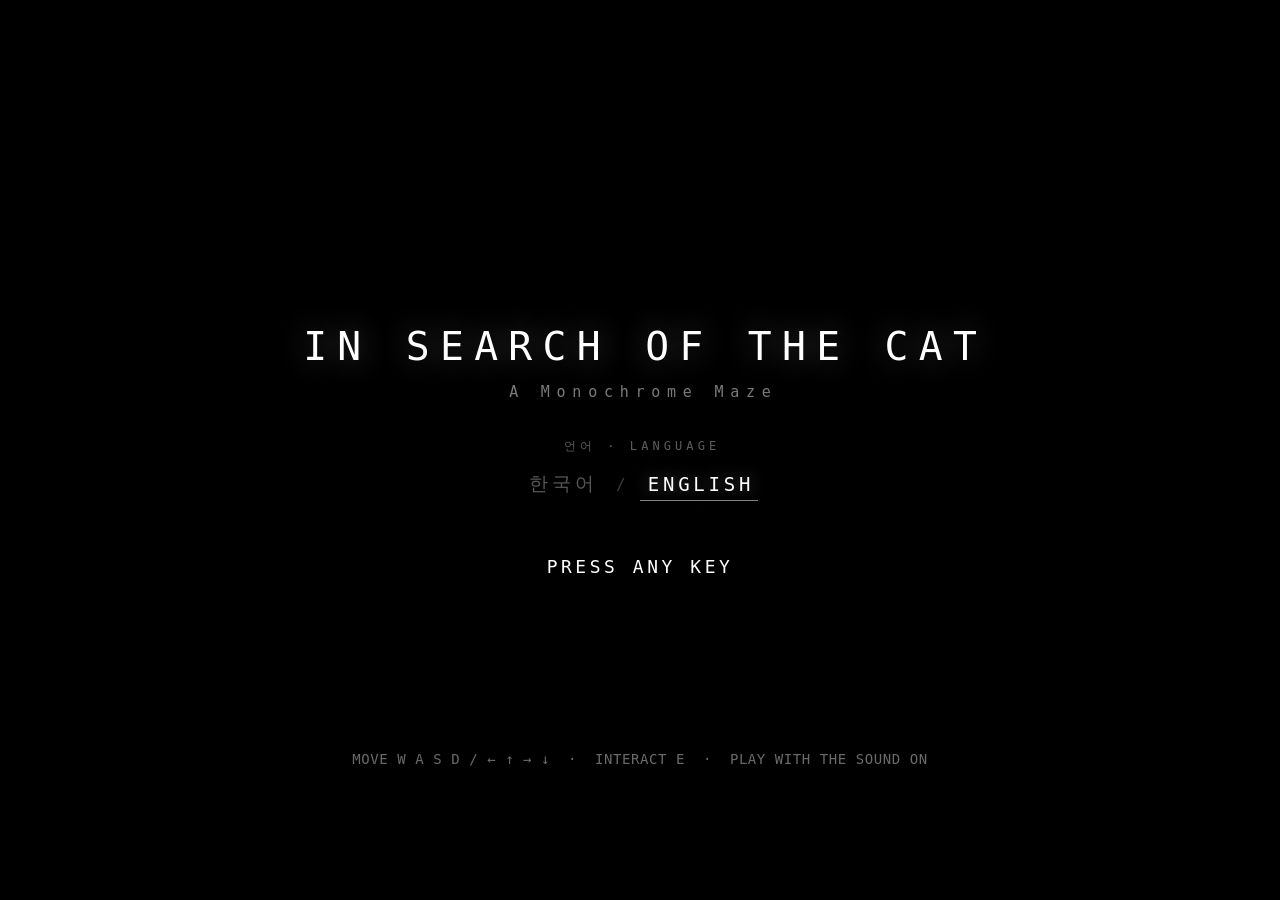
<file: index.html>
<!doctype html>
<html lang="ko">
<head>
<meta charset="utf-8">
<meta name="viewport" content="width=device-width, initial-scale=1, maximum-scale=1, user-scalable=no, viewport-fit=cover">
<meta name="mobile-web-app-capable" content="yes">
<meta name="apple-mobile-web-app-capable" content="yes">
<meta name="apple-mobile-web-app-status-bar-style" content="black">
<meta name="theme-color" content="#000000">
<title>고양이를 찾아서</title>
<link rel="stylesheet" href="css/style.css">
</head>
<body>
  <div id="stage">
    <canvas id="game"></canvas>

    <div id="overlay">
      <div id="stage-title"></div>
      <div id="hint"></div>
      <div id="flash"></div>
      <div id="narration"></div>

      <div id="title-screen">
        <h1 data-i18n="game.title"></h1>
        <p class="sub" data-i18n="game.sub"></p>

        <!-- 언어 선택 : 눌러서 고르거나 ← → 로 넘긴다 -->
        <div id="lang">
          <span class="label" data-i18n="title.lang"></span>
          <span class="opts">
            <button type="button" data-lang="ko">한국어</button>
            <span class="sep">/</span>
            <button type="button" data-lang="en">ENGLISH</button>
          </span>
        </div>

        <p class="blink">
          <span class="k" data-i18n="title.startKey"></span>
          <span class="t" data-i18n="title.startTouch"></span>
        </p>
        <p class="ctrl">
          <span class="k" data-i18n="title.ctrlKeys"></span>
          <span class="t" data-i18n="title.ctrlTouch"></span>
          &nbsp;·&nbsp;
          <span data-i18n="title.sound"></span>
        </p>
      </div>
    </div>
  </div>

  <!-- 휴대폰 조작 : 터치 기기에서만 켜진다 -->
  <div id="touch" hidden>
    <div id="stick-hint"></div>
    <div id="stick"></div>
    <div id="knob"></div>
    <div id="btn-act">E</div>
  </div>

  <!-- 세로로 들고 있을 때 -->
  <div id="rotate">
    <div class="phone"></div>
    <p data-i18n="rotate"></p>
  </div>

  <script src="js/i18n.js"></script>
  <script src="js/utils.js"></script>
  <script src="js/audio.js"></script>
  <script src="js/sprites.js"></script>
  <script src="js/renderer.js"></script>
  <script src="js/tiles.js"></script>
  <script src="js/props.js"></script>
  <script src="js/levels.js"></script>
  <script src="js/touch.js"></script>
  <script src="js/game.js"></script>
</body>
</html>
</file>
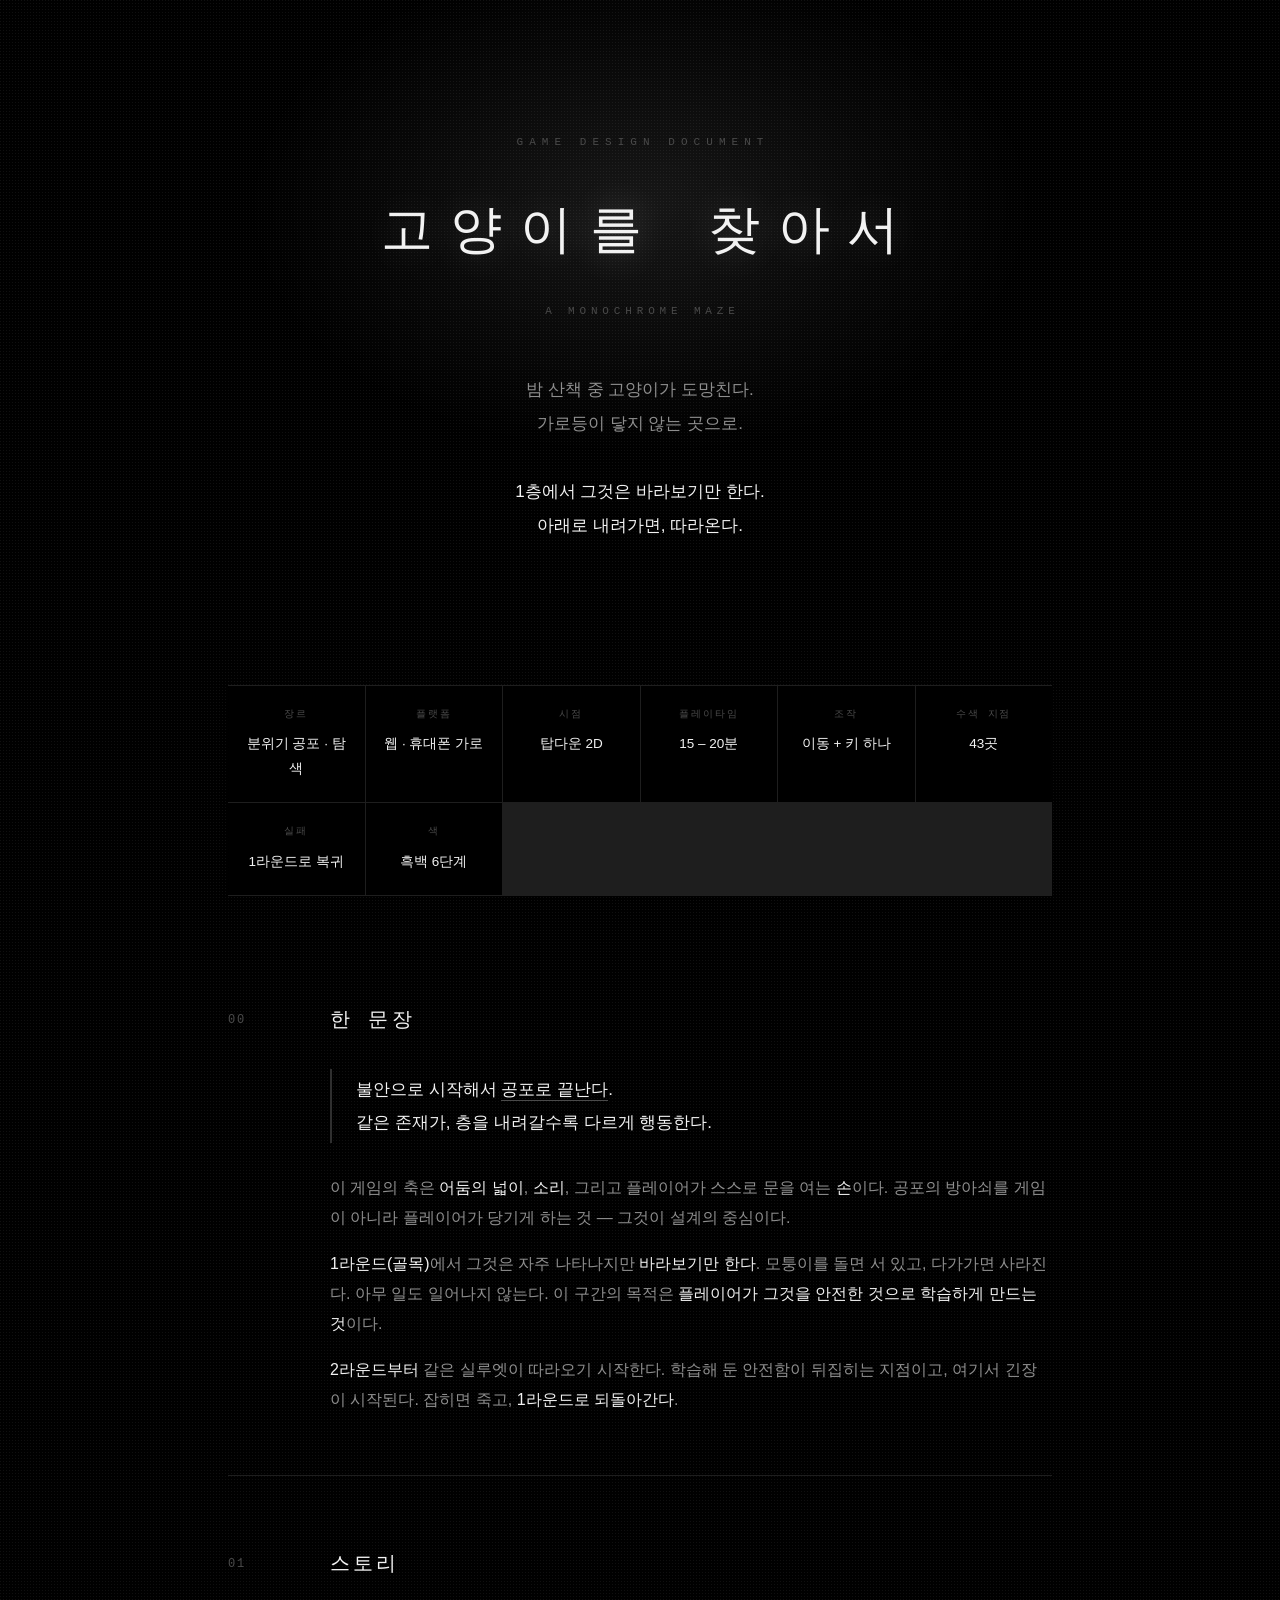
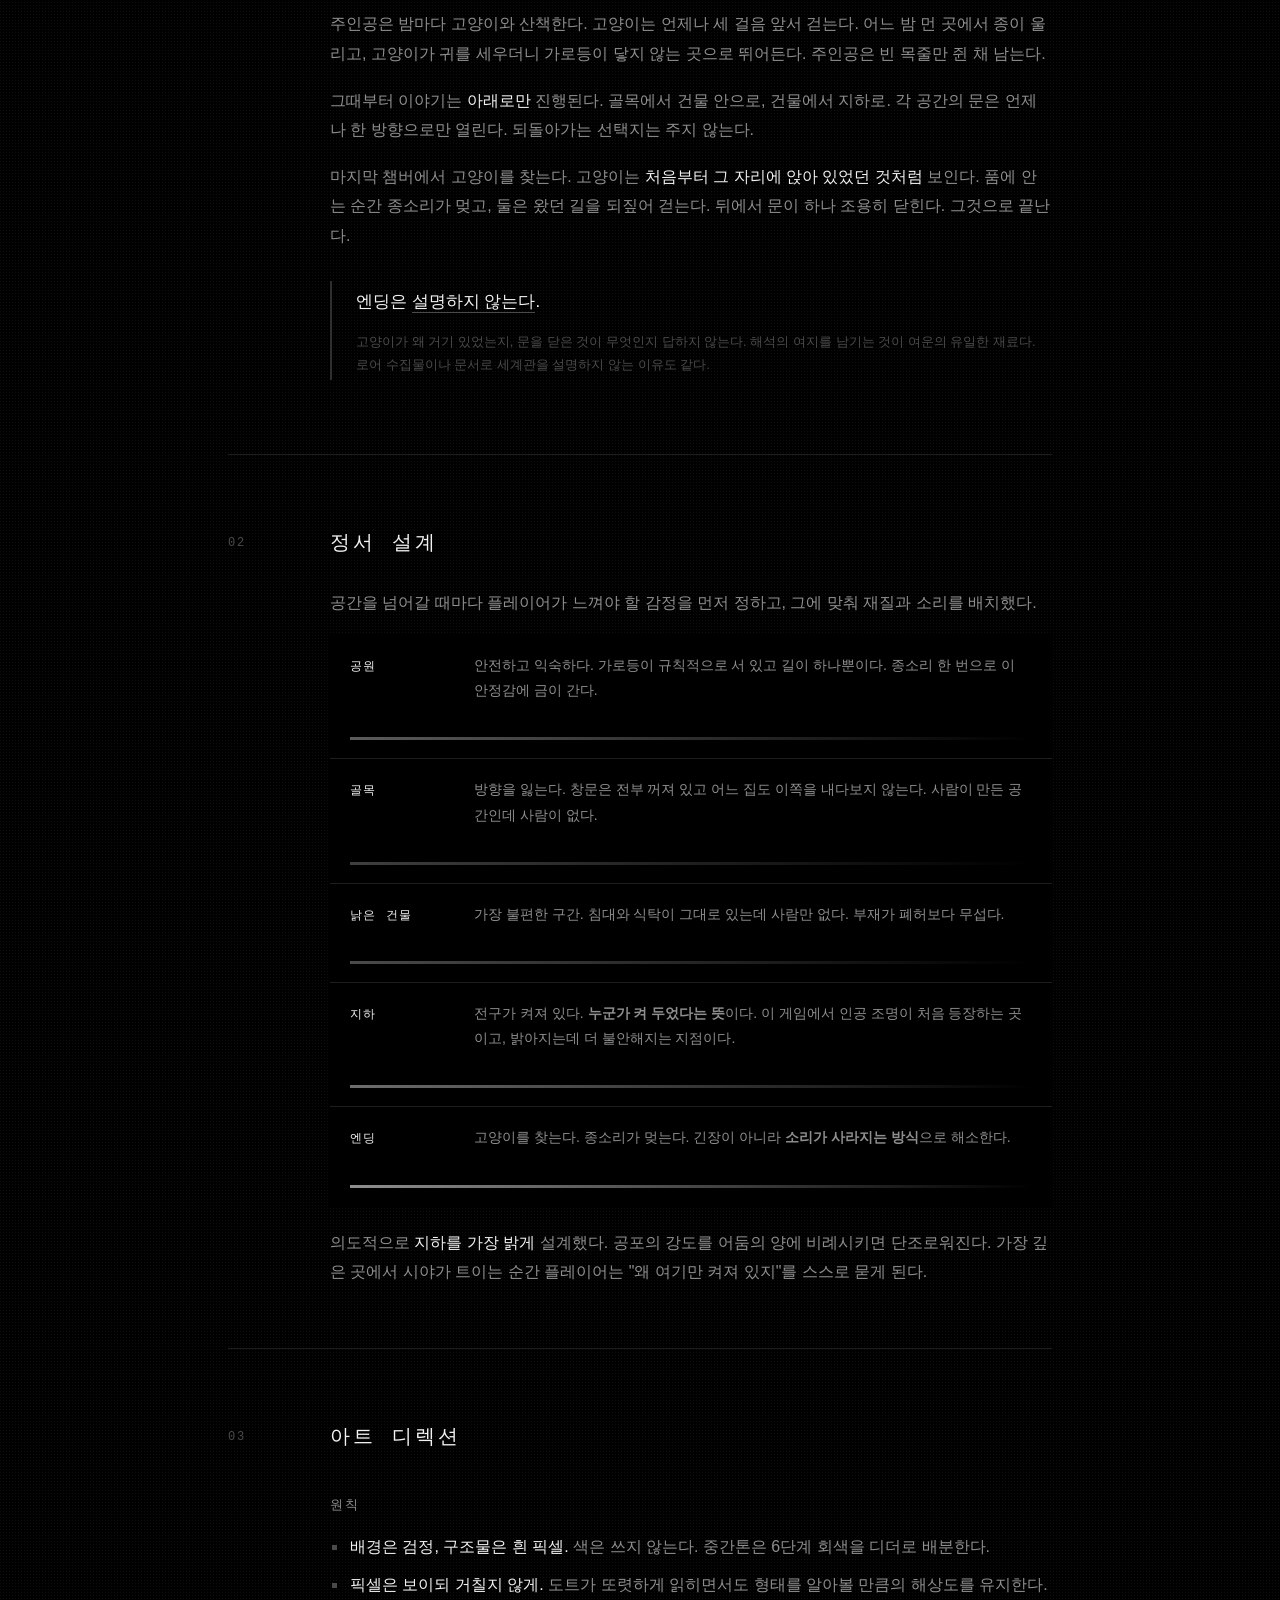
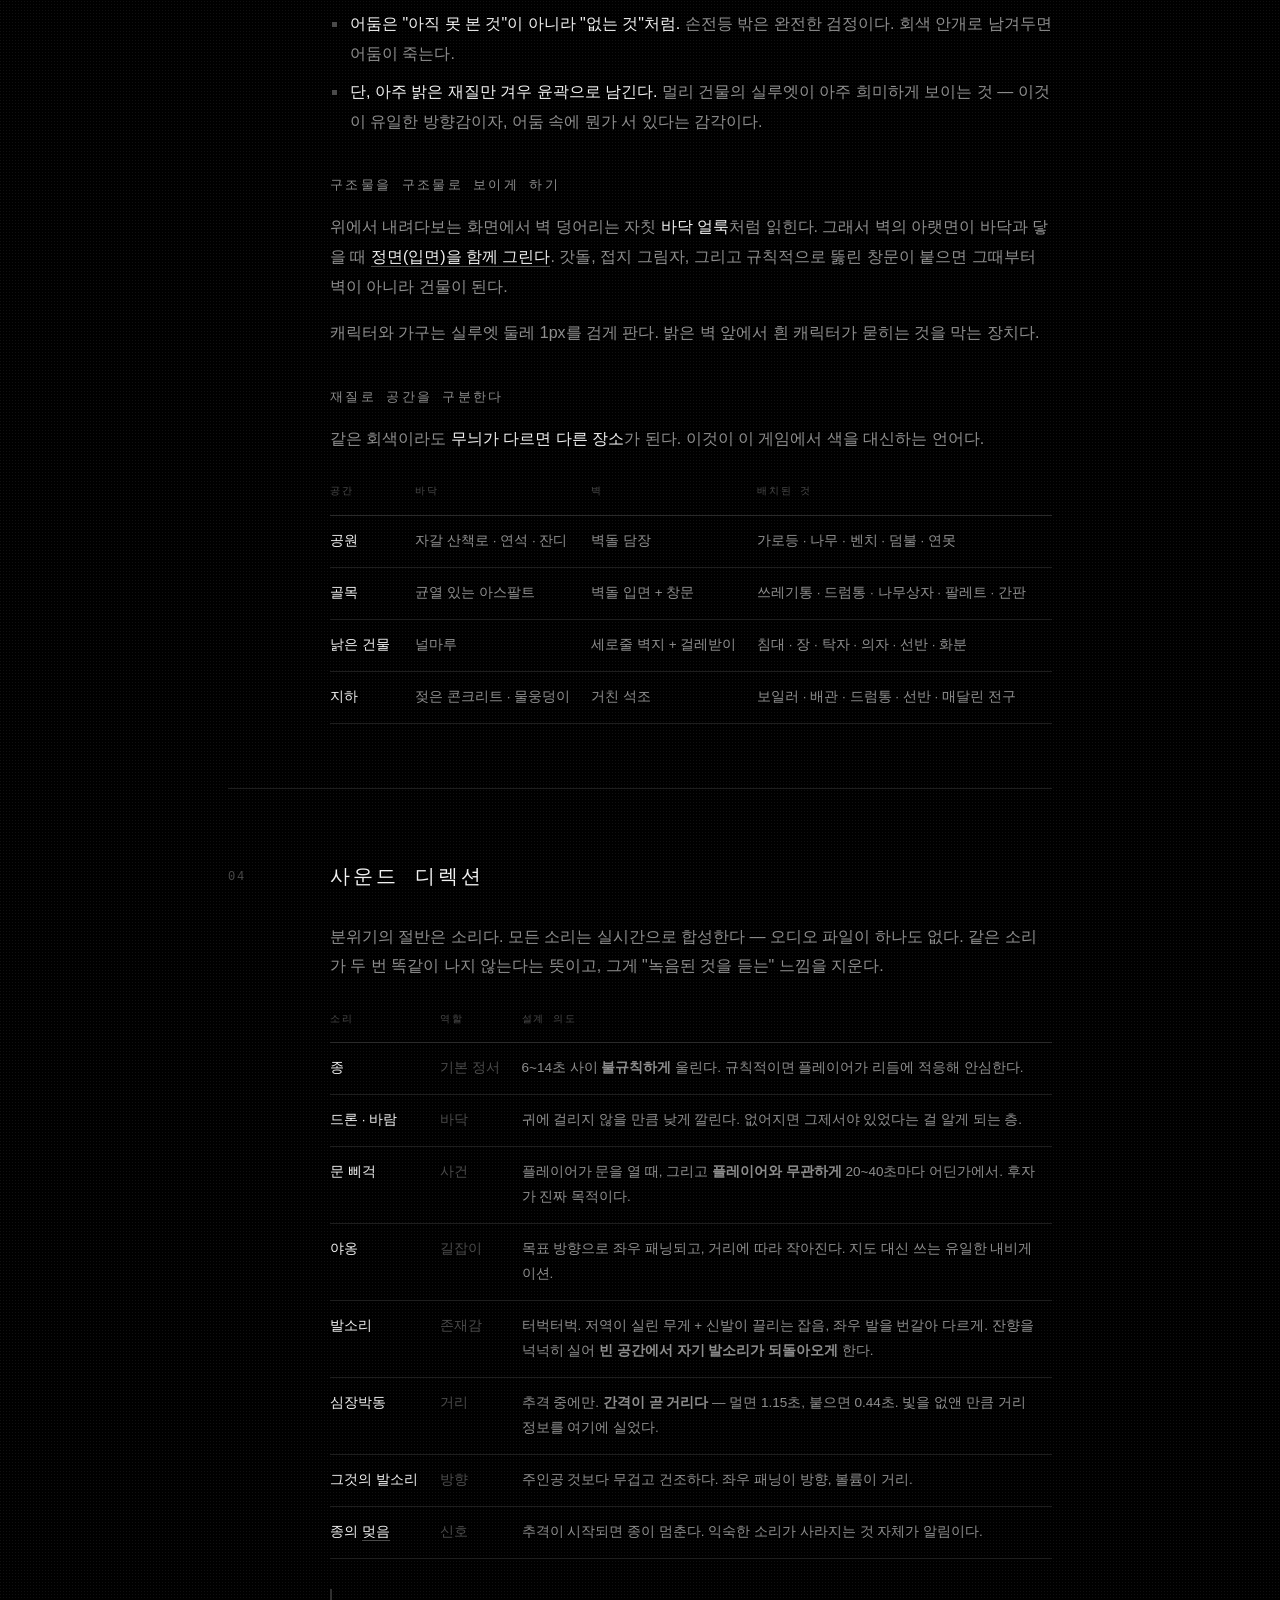
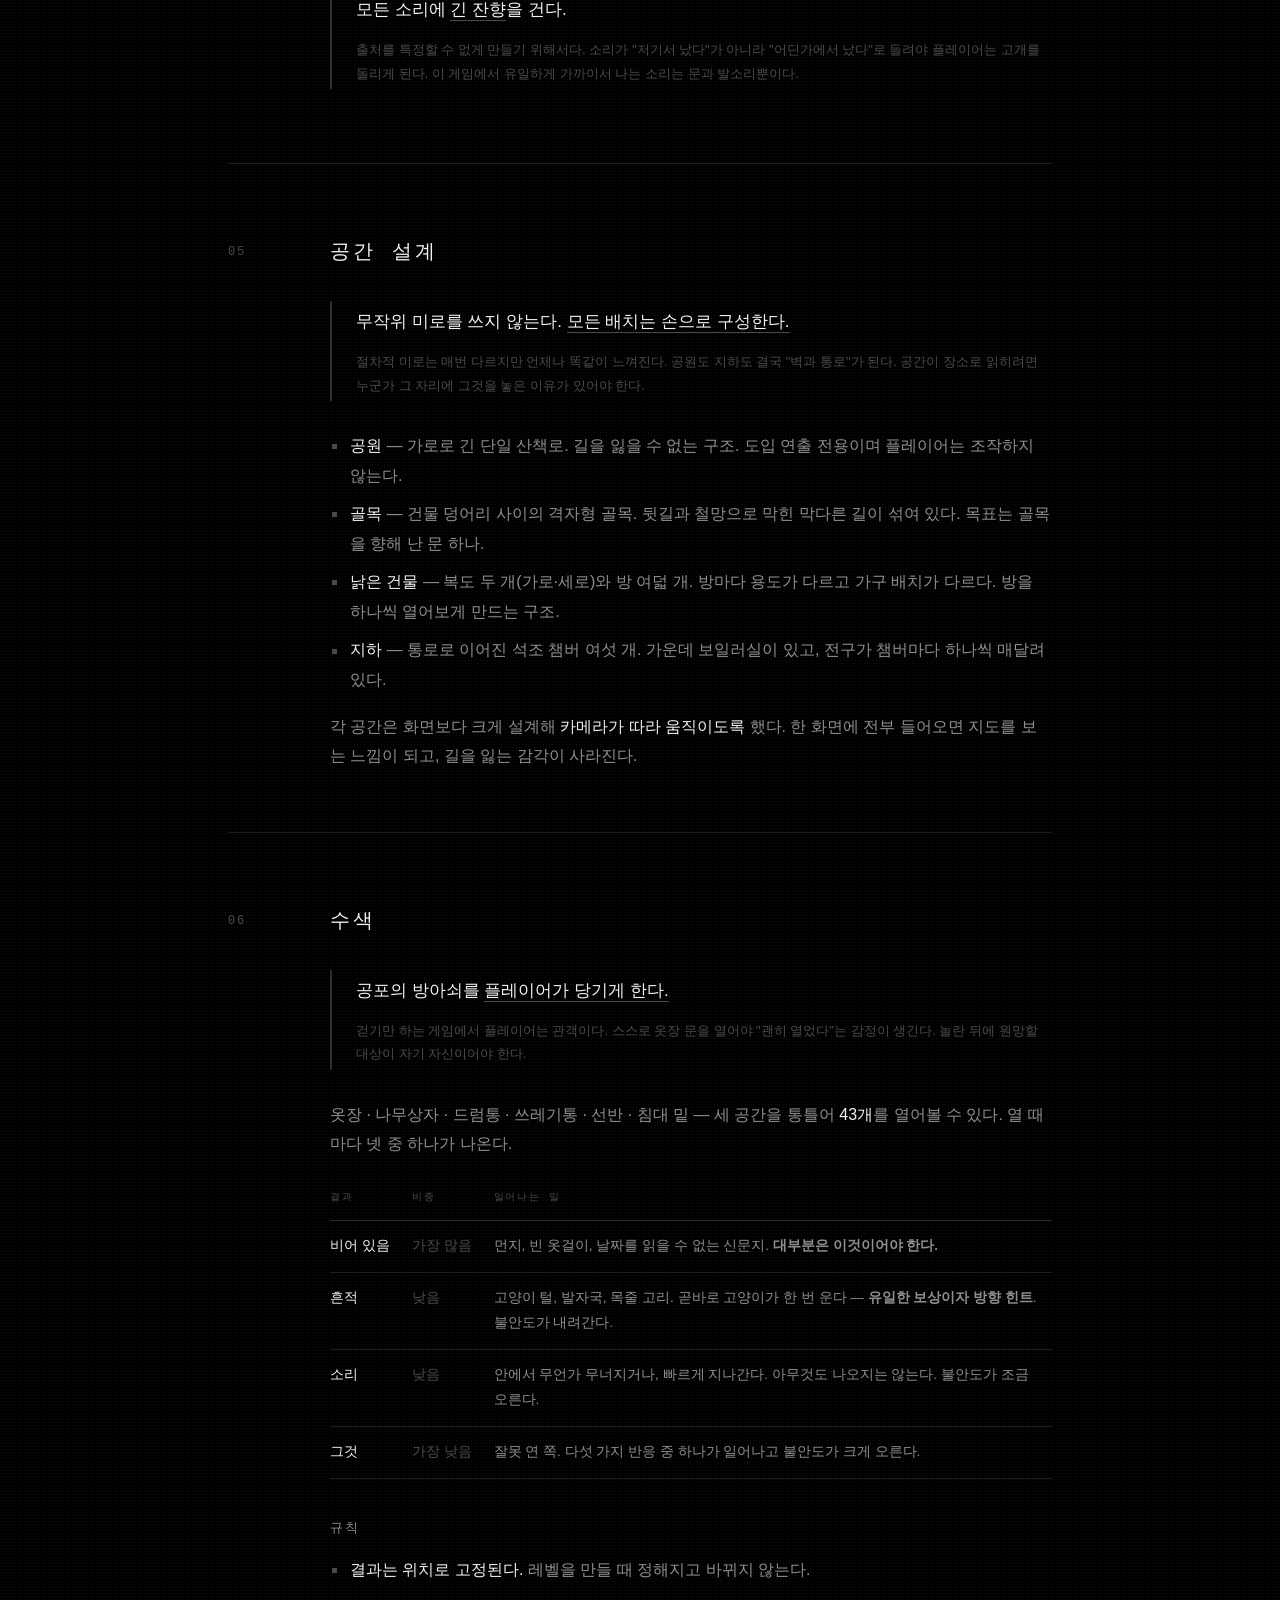
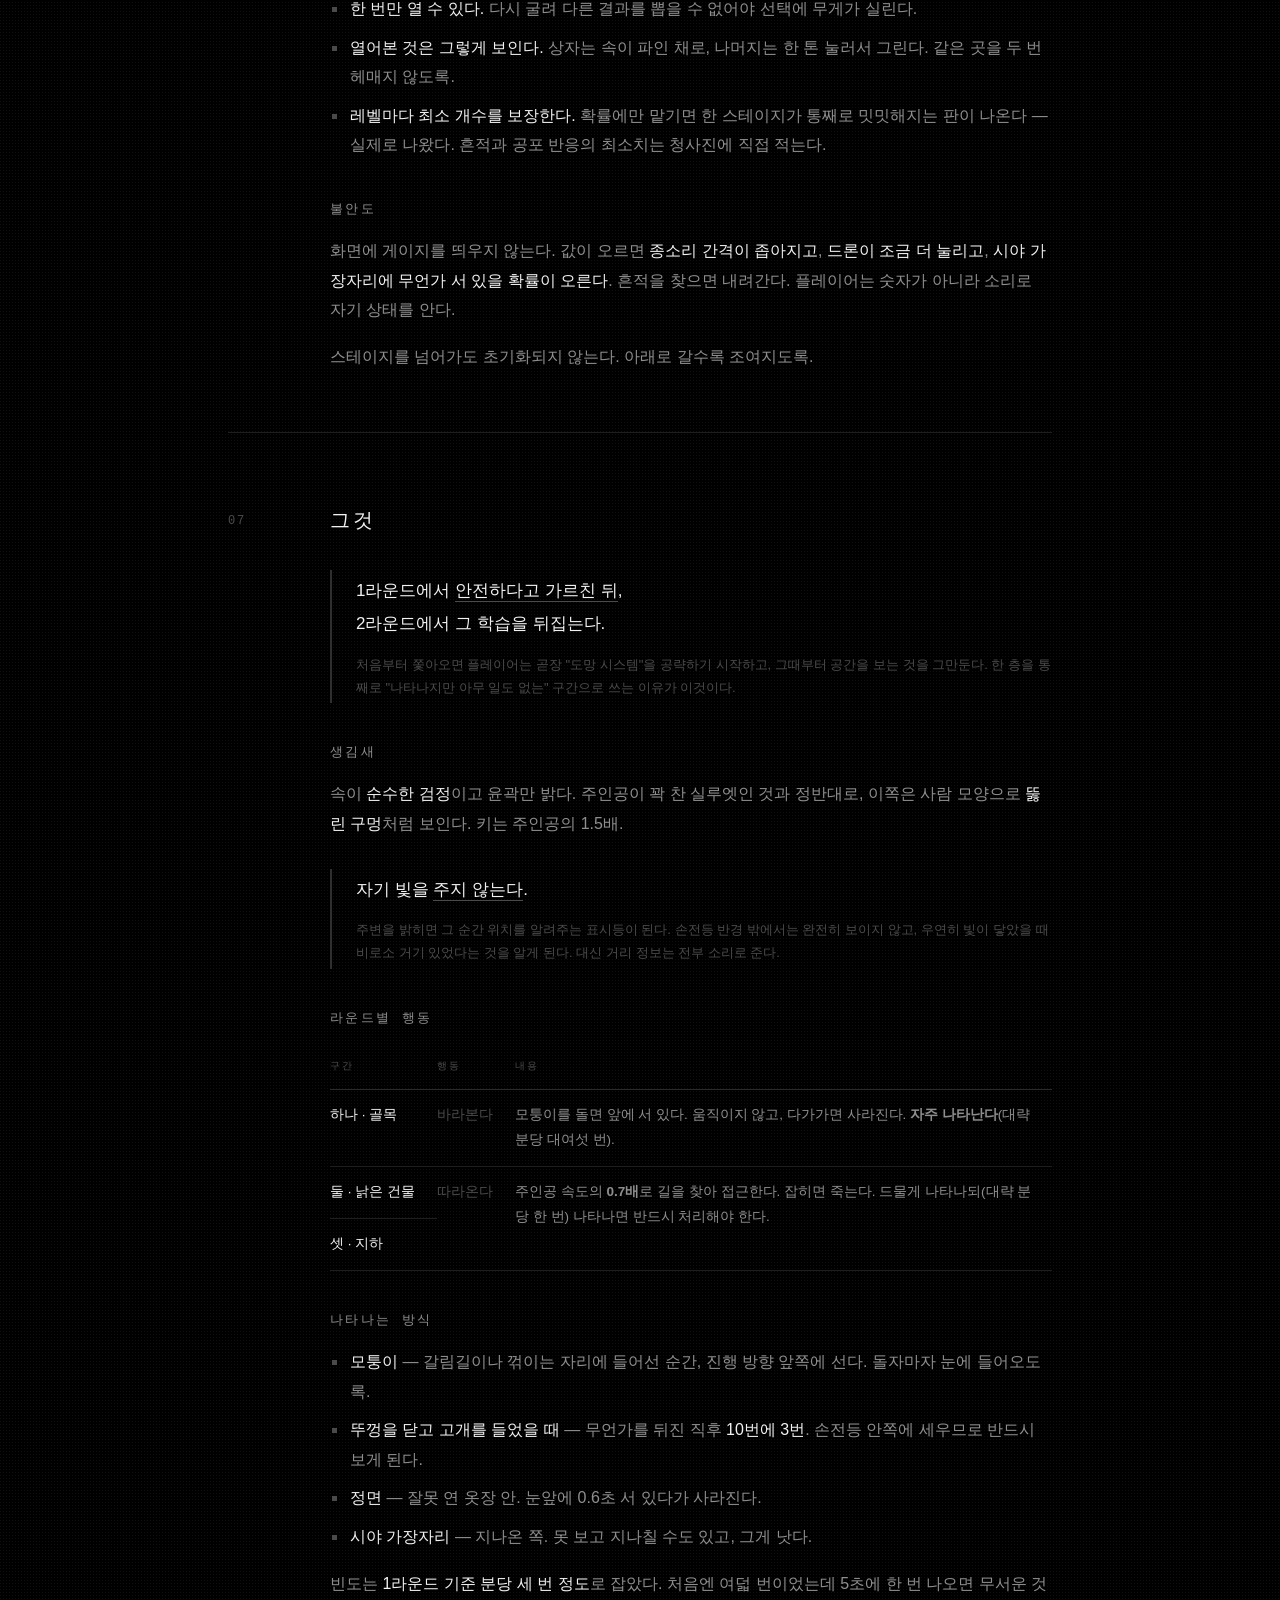
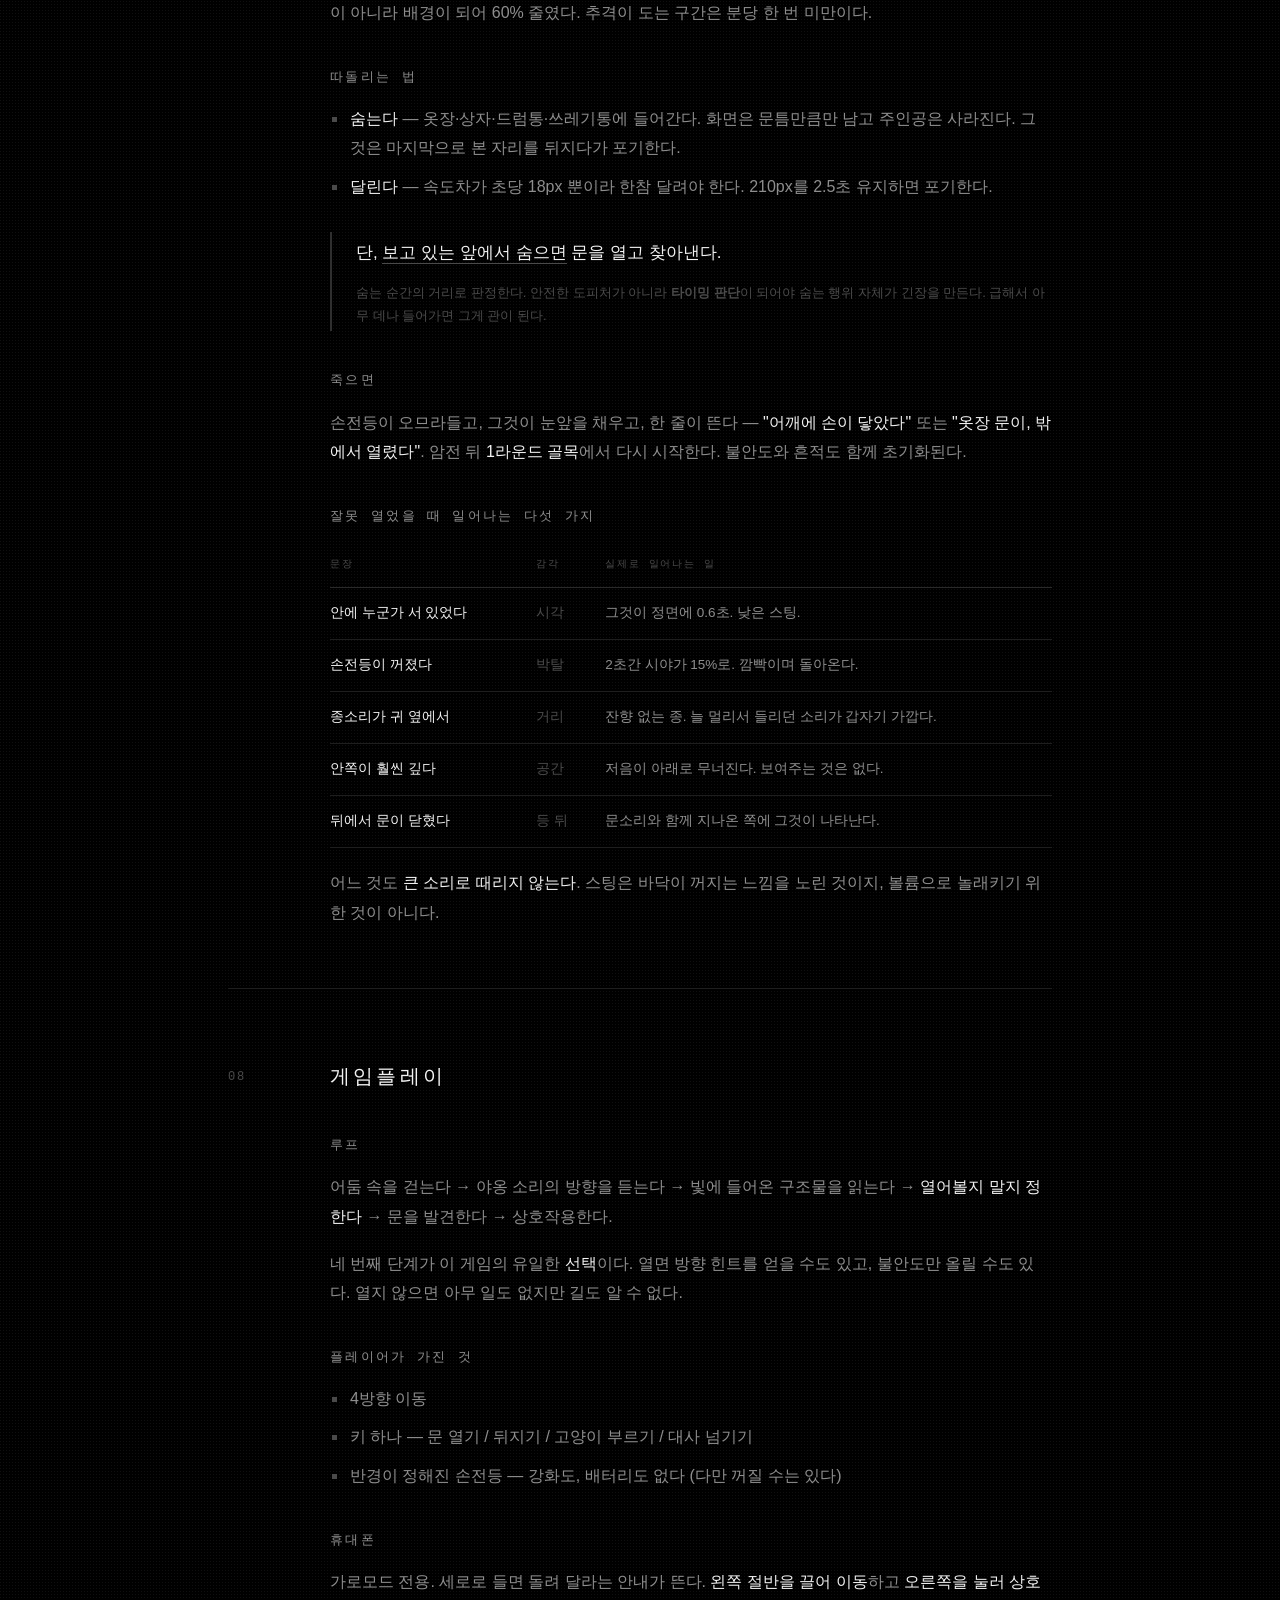
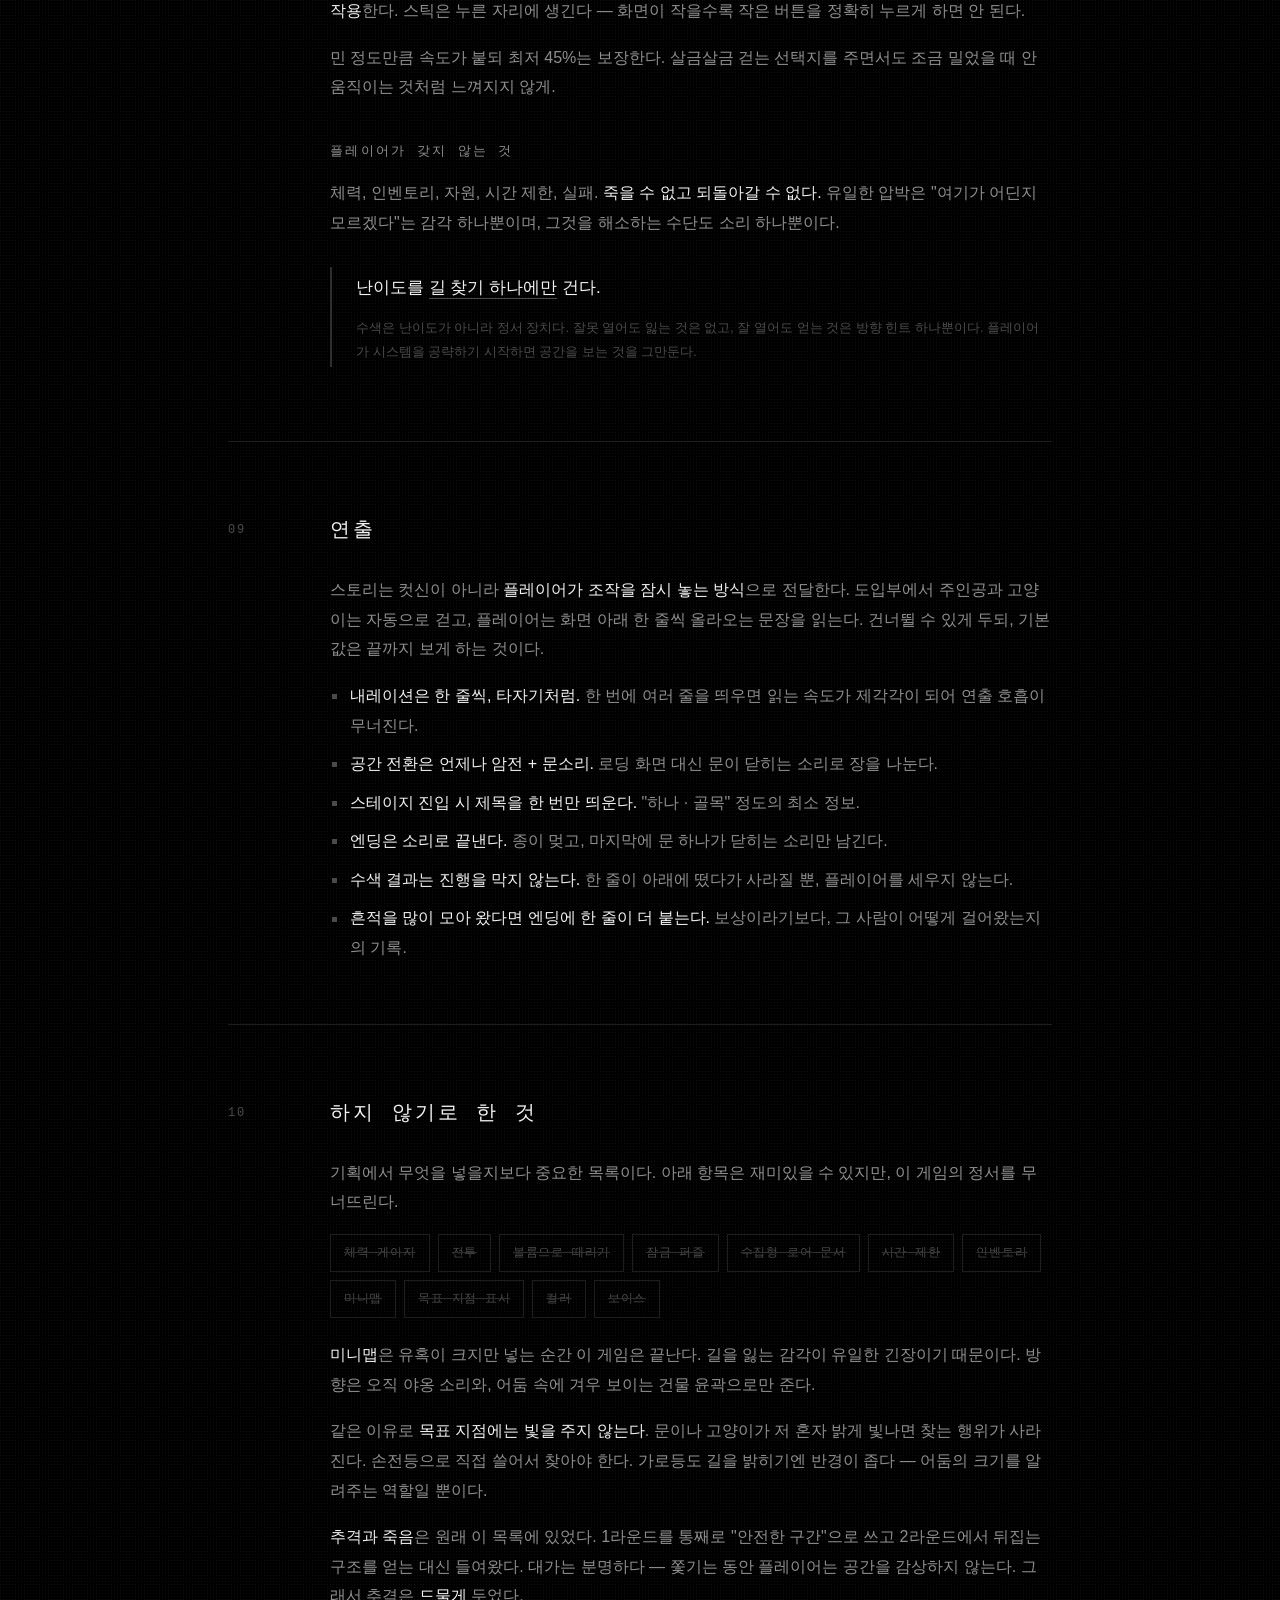
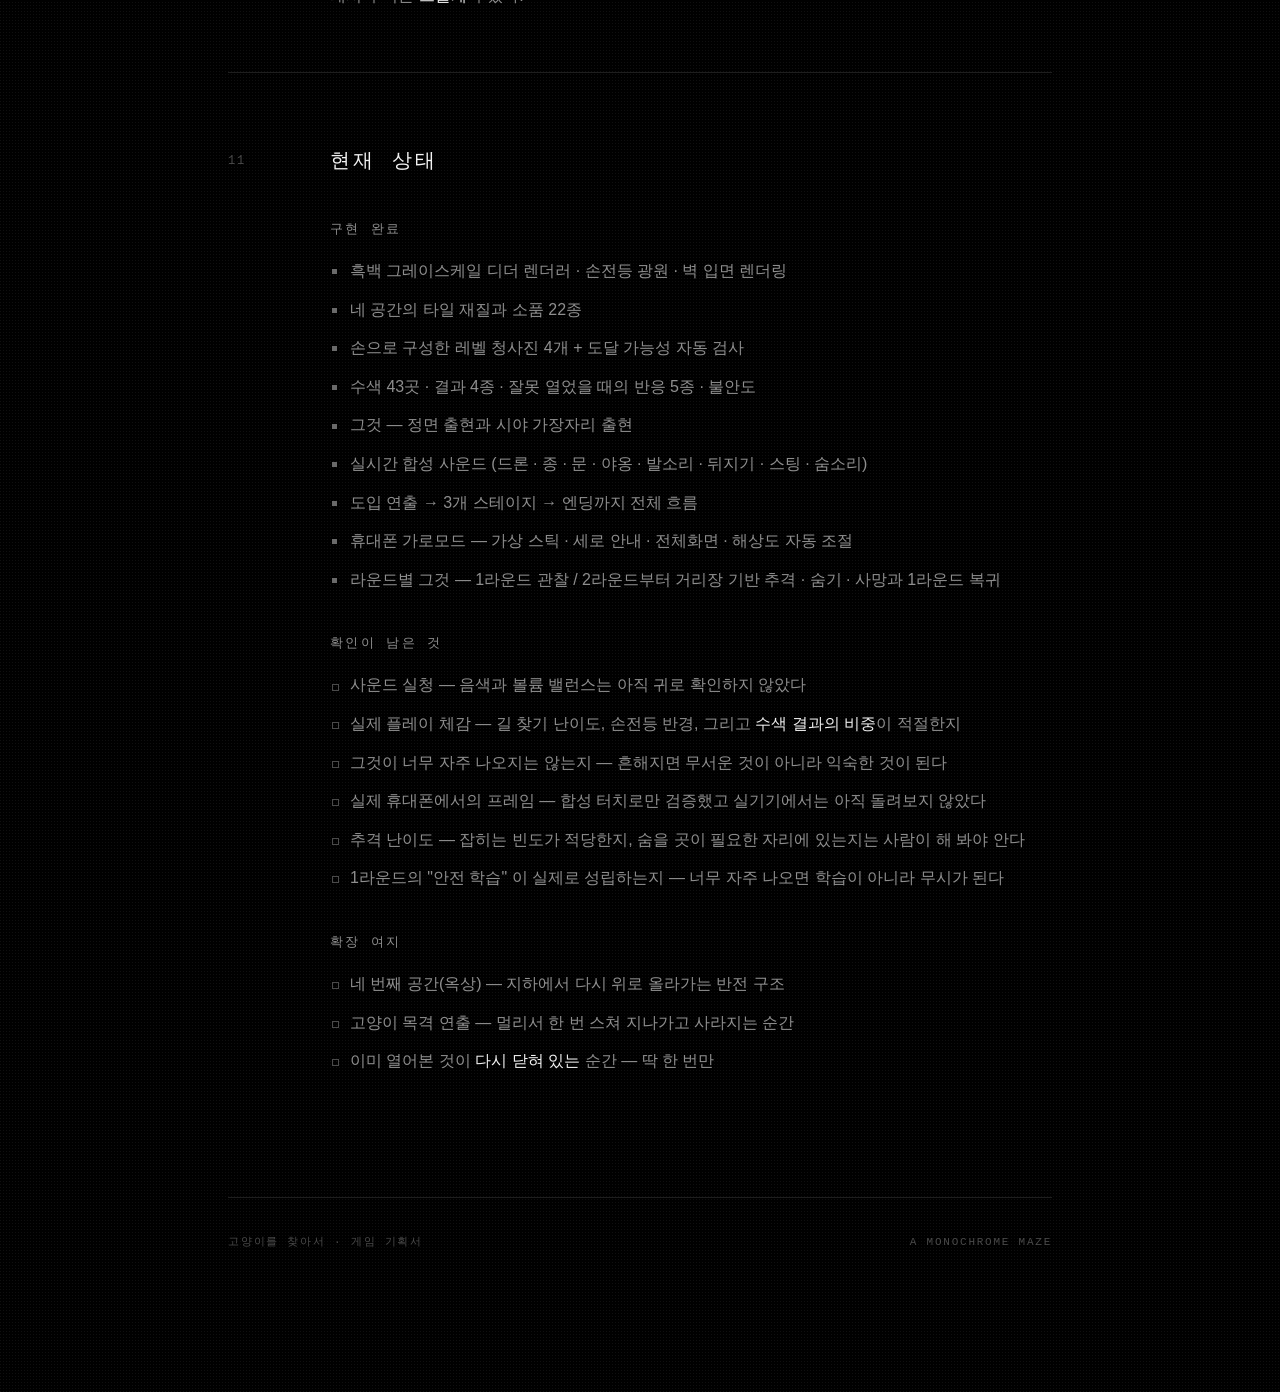
<file: cat.html>
<!doctype html>
<html lang="ko">
<head>
<meta charset="utf-8">
<meta name="viewport" content="width=device-width, initial-scale=1">
<title>고양이를 찾아서 — 게임 기획서</title>
<style>
  :root{
    --bg:#000;
    --ink:#f2f2f2;
    --dim:#8e8e8e;
    --faint:#4a4a4a;
    --line:#1e1e1e;
    --mono:"Nanum Gothic Coding","D2Coding",Consolas,"맑은 고딕","Malgun Gothic",monospace;
    --sans:"Pretendard","Apple SD Gothic Neo","맑은 고딕","Malgun Gothic",-apple-system,sans-serif;
  }
  *{margin:0;padding:0;box-sizing:border-box}

  body{
    background:var(--bg);
    color:var(--ink);
    font-family:var(--sans);
    font-size:16px;
    line-height:1.85;
    -webkit-font-smoothing:antialiased;

    /* 게임의 디더 화면을 옮겨온 배경 점자국.
       fixed 오버레이나 반복 그라디언트로 깔면 긴 문서에서 스크롤할 때마다
       래스터화 비용이 커진다. 3x3 타일 이미지 한 장으로 반복시킨다. */
    background-image:url("data:image/svg+xml,%3Csvg xmlns='http://www.w3.org/2000/svg' width='3' height='3'%3E%3Crect width='1' height='1' fill='%23fff' fill-opacity='.06'/%3E%3C/svg%3E");
  }

  .wrap{position:relative; z-index:1; max-width:880px; margin:0 auto; padding:0 28px 140px}

  /* ---------- 표지 ---------- */
  header{
    position:relative;
    padding:132px 0 64px;
    text-align:center;
    overflow:hidden;
  }
  header::before{           /* 손전등 광원 */
    content:"";
    position:absolute; left:50%; top:34%;
    width:820px; height:520px; transform:translate(-50%,-50%);
    background:radial-gradient(ellipse at center, rgba(255,255,255,.09) 0%, rgba(255,255,255,.03) 42%, transparent 68%);
    pointer-events:none;
  }
  header .kicker{
    position:relative;
    font-family:var(--mono); font-size:11px; letter-spacing:.55em; text-indent:.55em;
    color:var(--faint); margin-bottom:34px;
  }
  h1{
    position:relative;
    font-family:var(--mono); font-weight:400;
    font-size:clamp(28px,5.2vw,52px);
    letter-spacing:.34em; text-indent:.34em;
    text-shadow:0 0 40px rgba(255,255,255,.22);
  }
  header .en{
    position:relative;
    font-family:var(--mono); font-size:11px; letter-spacing:.44em; text-indent:.44em;
    color:var(--faint); margin-top:18px;
  }
  .logline{
    position:relative;
    margin:52px auto 0; max-width:560px;
    font-size:17px; line-height:2; color:var(--dim);
  }
  .logline b{color:var(--ink); font-weight:500}

  /* ---------- 메타 스트립 ---------- */
  .meta{
    display:grid; grid-template-columns:repeat(auto-fit,minmax(122px,1fr));
    gap:1px; background:var(--line);
    border-top:1px solid var(--line); border-bottom:1px solid var(--line);
    margin:78px 0 0;
  }
  .meta div{background:var(--bg); padding:20px 14px; text-align:center}
  .meta dt{
    font-family:var(--mono); font-size:9.5px; letter-spacing:.2em;
    color:var(--faint); margin-bottom:9px;
  }
  .meta dd{font-size:13.5px; color:var(--ink)}

  /* ---------- 섹션 ---------- */
  section{
    display:grid; grid-template-columns:76px 1fr; gap:0 26px;
    padding:70px 0 8px; border-top:1px solid var(--line); margin-top:36px;
  }
  section:first-of-type{border-top:none}
  .num{
    font-family:var(--mono); font-size:12px; letter-spacing:.14em;
    color:var(--faint); padding-top:7px;
  }
  h2{
    font-family:var(--mono); font-weight:400;
    font-size:20px; letter-spacing:.16em; margin-bottom:26px;
  }
  h3{
    font-family:var(--mono); font-weight:400;
    font-size:13px; letter-spacing:.18em; color:var(--dim);
    margin:38px 0 14px;
  }
  section > .body{min-width:0}
  p{margin-bottom:17px; color:var(--dim)}
  p strong{color:var(--ink); font-weight:500}
  em{color:var(--ink); font-style:normal; border-bottom:1px solid var(--faint); padding-bottom:1px}

  ul{list-style:none; margin:0 0 17px}
  li{position:relative; padding-left:20px; margin-bottom:9px; color:var(--dim)}
  li::before{
    content:""; position:absolute; left:2px; top:.82em;
    width:5px; height:5px; background:var(--faint);
  }
  li strong{color:var(--ink); font-weight:500}

  /* ---------- 인용 / 원칙 ---------- */
  .principle{
    border-left:2px solid #2f2f2f;
    padding:4px 0 4px 24px; margin:30px 0;
  }
  .principle p{color:var(--ink); font-size:17px; line-height:1.95; margin:0}
  .principle small{
    display:block; margin-top:12px; color:var(--faint);
    font-size:13px; line-height:1.8;
  }

  /* ---------- 표 ---------- */
  .scroll{overflow-x:auto; margin:0 0 20px}
  table{border-collapse:collapse; width:100%; min-width:520px; font-size:13.5px}
  th,td{text-align:left; padding:13px 14px 13px 0; vertical-align:top; border-bottom:1px solid var(--line)}
  th{
    font-family:var(--mono); font-weight:400; font-size:10px;
    letter-spacing:.18em; color:var(--faint); white-space:nowrap;
    border-bottom:1px solid #2a2a2a;
  }
  td{color:var(--dim)}
  td:first-child{color:var(--ink); white-space:nowrap; padding-right:22px}
  /* 좁은 라벨 열이 두 줄로 접히지 않게 */
  table.k td:nth-child(2){white-space:nowrap; color:var(--faint); padding-right:22px}

  /* ---------- 아크 다이어그램 ---------- */
  .arc{display:grid; gap:1px; background:var(--line); margin:6px 0 22px}
  .arc > div{
    background:var(--bg); padding:18px 20px;
    display:grid; grid-template-columns:104px 1fr; gap:20px; align-items:baseline;
  }
  .arc .t{font-family:var(--mono); font-size:12px; letter-spacing:.12em; color:var(--ink)}
  .arc .d{font-size:14px; color:var(--dim); line-height:1.8}
  .arc .bar{
    grid-column:1 / -1; height:3px; margin-top:14px;
    background:linear-gradient(to right, var(--lv, #333), transparent);
  }

  /* ---------- 안 하기로 한 것 ---------- */
  .no{display:flex; flex-wrap:wrap; gap:8px; margin:4px 0 22px}
  .no span{
    font-family:var(--mono); font-size:12px; letter-spacing:.06em;
    color:var(--faint); border:1px solid var(--line);
    padding:7px 13px; text-decoration:line-through;
    text-decoration-color:#2e2e2e;
  }

  /* ---------- 상태 ---------- */
  .status li::before{background:#6a6a6a}
  .status .open::before{background:transparent; border:1px solid var(--faint); width:5px; height:5px}

  footer{
    margin-top:96px; padding-top:34px; border-top:1px solid var(--line);
    font-family:var(--mono); font-size:11px; letter-spacing:.16em;
    color:var(--faint); display:flex; justify-content:space-between; flex-wrap:wrap; gap:12px;
  }

  @media (max-width:680px){
    section{grid-template-columns:1fr; gap:0}
    .num{padding:0 0 10px}
    .arc > div{grid-template-columns:1fr; gap:6px}
    header{padding:84px 0 48px}
  }
</style>
</head>
<body>
<div class="wrap">

  <header>
    <div class="kicker">GAME  DESIGN  DOCUMENT</div>
    <h1>고양이를 찾아서</h1>
    <div class="en">A  MONOCHROME  MAZE</div>
    <p class="logline">
      밤 산책 중 고양이가 도망친다.<br>
      가로등이 닿지 않는 곳으로.<br><br>
      <b>1층에서 그것은 바라보기만 한다.<br>아래로 내려가면, 따라온다.</b>
    </p>
  </header>

  <dl class="meta">
    <div><dt>장르</dt><dd>분위기 공포 · 탐색</dd></div>
    <div><dt>플랫폼</dt><dd>웹 · 휴대폰 가로</dd></div>
    <div><dt>시점</dt><dd>탑다운 2D</dd></div>
    <div><dt>플레이타임</dt><dd>15 – 20분</dd></div>
    <div><dt>조작</dt><dd>이동 + 키 하나</dd></div>
    <div><dt>수색 지점</dt><dd>43곳</dd></div>
    <div><dt>실패</dt><dd>1라운드로 복귀</dd></div>
    <div><dt>색</dt><dd>흑백 6단계</dd></div>
  </dl>

  <!-- 00 -->
  <section>
    <div class="num">00</div>
    <div class="body">
      <h2>한 문장</h2>
      <div class="principle">
        <p>불안으로 시작해서 <em>공포로 끝난다</em>.<br>같은 존재가, 층을 내려갈수록 다르게 행동한다.</p>
      </div>
      <p>
        이 게임의 축은 <strong>어둠의 넓이</strong>, <strong>소리</strong>, 그리고 플레이어가 스스로 문을 여는 <strong>손</strong>이다.
        공포의 방아쇠를 게임이 아니라 플레이어가 당기게 하는 것 — 그것이 설계의 중심이다.
      </p>
      <p>
        <strong>1라운드(골목)</strong>에서 그것은 자주 나타나지만 <strong>바라보기만 한다</strong>.
        모퉁이를 돌면 서 있고, 다가가면 사라진다. 아무 일도 일어나지 않는다.
        이 구간의 목적은 <strong>플레이어가 그것을 안전한 것으로 학습하게 만드는 것</strong>이다.
      </p>
      <p>
        <strong>2라운드부터</strong> 같은 실루엣이 따라오기 시작한다.
        학습해 둔 안전함이 뒤집히는 지점이고, 여기서 긴장이 시작된다.
        잡히면 죽고, <strong>1라운드로 되돌아간다</strong>.
      </p>
    </div>
  </section>

  <!-- 01 -->
  <section>
    <div class="num">01</div>
    <div class="body">
      <h2>스토리</h2>
      <p>
        주인공은 밤마다 고양이와 산책한다. 고양이는 언제나 세 걸음 앞서 걷는다.
        어느 밤 먼 곳에서 종이 울리고, 고양이가 귀를 세우더니 가로등이 닿지 않는 곳으로 뛰어든다.
        주인공은 빈 목줄만 쥔 채 남는다.
      </p>
      <p>
        그때부터 이야기는 <strong>아래로만</strong> 진행된다. 골목에서 건물 안으로, 건물에서 지하로.
        각 공간의 문은 언제나 한 방향으로만 열린다. 되돌아가는 선택지는 주지 않는다.
      </p>
      <p>
        마지막 챔버에서 고양이를 찾는다. 고양이는 <strong>처음부터 그 자리에 앉아 있었던 것처럼</strong> 보인다.
        품에 안는 순간 종소리가 멎고, 둘은 왔던 길을 되짚어 걷는다.
        뒤에서 문이 하나 조용히 닫힌다. 그것으로 끝난다.
      </p>
      <div class="principle">
        <p>엔딩은 <em>설명하지 않는다</em>.</p>
        <small>
          고양이가 왜 거기 있었는지, 문을 닫은 것이 무엇인지 답하지 않는다.
          해석의 여지를 남기는 것이 여운의 유일한 재료다. 로어 수집물이나 문서로 세계관을 설명하지 않는 이유도 같다.
        </small>
      </div>
    </div>
  </section>

  <!-- 02 -->
  <section>
    <div class="num">02</div>
    <div class="body">
      <h2>정서 설계</h2>
      <p>공간을 넘어갈 때마다 플레이어가 느껴야 할 감정을 먼저 정하고, 그에 맞춰 재질과 소리를 배치했다.</p>

      <div class="arc">
        <div style="--lv:#5c5c5c">
          <span class="t">공원</span>
          <span class="d">안전하고 익숙하다. 가로등이 규칙적으로 서 있고 길이 하나뿐이다. 종소리 한 번으로 이 안정감에 금이 간다.</span>
          <div class="bar"></div>
        </div>
        <div style="--lv:#3f3f3f">
          <span class="t">골목</span>
          <span class="d">방향을 잃는다. 창문은 전부 꺼져 있고 어느 집도 이쪽을 내다보지 않는다. 사람이 만든 공간인데 사람이 없다.</span>
          <div class="bar"></div>
        </div>
        <div style="--lv:#4a4a4a">
          <span class="t">낡은 건물</span>
          <span class="d">가장 불편한 구간. 침대와 식탁이 그대로 있는데 사람만 없다. 부재가 폐허보다 무섭다.</span>
          <div class="bar"></div>
        </div>
        <div style="--lv:#6e6e6e">
          <span class="t">지하</span>
          <span class="d">전구가 켜져 있다. <strong>누군가 켜 두었다는 뜻</strong>이다. 이 게임에서 인공 조명이 처음 등장하는 곳이고, 밝아지는데 더 불안해지는 지점이다.</span>
          <div class="bar"></div>
        </div>
        <div style="--lv:#8f8f8f">
          <span class="t">엔딩</span>
          <span class="d">고양이를 찾는다. 종소리가 멎는다. 긴장이 아니라 <strong>소리가 사라지는 방식</strong>으로 해소한다.</span>
          <div class="bar"></div>
        </div>
      </div>

      <p>
        의도적으로 <strong>지하를 가장 밝게</strong> 설계했다. 공포의 강도를 어둠의 양에 비례시키면 단조로워진다.
        가장 깊은 곳에서 시야가 트이는 순간 플레이어는 "왜 여기만 켜져 있지"를 스스로 묻게 된다.
      </p>
    </div>
  </section>

  <!-- 03 -->
  <section>
    <div class="num">03</div>
    <div class="body">
      <h2>아트 디렉션</h2>

      <h3>원칙</h3>
      <ul>
        <li><strong>배경은 검정, 구조물은 흰 픽셀.</strong> 색은 쓰지 않는다. 중간톤은 6단계 회색을 디더로 배분한다.</li>
        <li><strong>픽셀은 보이되 거칠지 않게.</strong> 도트가 또렷하게 읽히면서도 형태를 알아볼 만큼의 해상도를 유지한다.</li>
        <li><strong>어둠은 "아직 못 본 것"이 아니라 "없는 것"처럼.</strong> 손전등 밖은 완전한 검정이다. 회색 안개로 남겨두면 어둠이 죽는다.</li>
        <li><strong>단, 아주 밝은 재질만 겨우 윤곽으로 남긴다.</strong> 멀리 건물의 실루엣이 아주 희미하게 보이는 것 — 이것이 유일한 방향감이자, 어둠 속에 뭔가 서 있다는 감각이다.</li>
      </ul>

      <h3>구조물을 구조물로 보이게 하기</h3>
      <p>
        위에서 내려다보는 화면에서 벽 덩어리는 자칫 <strong>바닥 얼룩</strong>처럼 읽힌다.
        그래서 벽의 아랫면이 바닥과 닿을 때 <em>정면(입면)을 함께 그린다</em>.
        갓돌, 접지 그림자, 그리고 규칙적으로 뚫린 창문이 붙으면 그때부터 벽이 아니라 건물이 된다.
      </p>
      <p>
        캐릭터와 가구는 실루엣 둘레 1px를 검게 판다. 밝은 벽 앞에서 흰 캐릭터가 묻히는 것을 막는 장치다.
      </p>

      <h3>재질로 공간을 구분한다</h3>
      <p>
        같은 회색이라도 <strong>무늬가 다르면 다른 장소</strong>가 된다. 이것이 이 게임에서 색을 대신하는 언어다.
      </p>
      <div class="scroll">
        <table>
          <thead><tr><th>공간</th><th>바닥</th><th>벽</th><th>배치된 것</th></tr></thead>
          <tbody>
            <tr><td>공원</td><td>자갈 산책로 · 연석 · 잔디</td><td>벽돌 담장</td><td>가로등 · 나무 · 벤치 · 덤불 · 연못</td></tr>
            <tr><td>골목</td><td>균열 있는 아스팔트</td><td>벽돌 입면 + 창문</td><td>쓰레기통 · 드럼통 · 나무상자 · 팔레트 · 간판</td></tr>
            <tr><td>낡은 건물</td><td>널마루</td><td>세로줄 벽지 + 걸레받이</td><td>침대 · 장 · 탁자 · 의자 · 선반 · 화분</td></tr>
            <tr><td>지하</td><td>젖은 콘크리트 · 물웅덩이</td><td>거친 석조</td><td>보일러 · 배관 · 드럼통 · 선반 · 매달린 전구</td></tr>
          </tbody>
        </table>
      </div>
    </div>
  </section>

  <!-- 04 -->
  <section>
    <div class="num">04</div>
    <div class="body">
      <h2>사운드 디렉션</h2>
      <p>
        분위기의 절반은 소리다. 모든 소리는 실시간으로 합성한다 — 오디오 파일이 하나도 없다.
        같은 소리가 두 번 똑같이 나지 않는다는 뜻이고, 그게 "녹음된 것을 듣는" 느낌을 지운다.
      </p>

      <div class="scroll">
        <table class="k">
          <thead><tr><th>소리</th><th>역할</th><th>설계 의도</th></tr></thead>
          <tbody>
            <tr>
              <td>종</td><td>기본 정서</td>
              <td>6~14초 사이 <strong>불규칙하게</strong> 울린다. 규칙적이면 플레이어가 리듬에 적응해 안심한다.</td>
            </tr>
            <tr>
              <td>드론 · 바람</td><td>바닥</td>
              <td>귀에 걸리지 않을 만큼 낮게 깔린다. 없어지면 그제서야 있었다는 걸 알게 되는 층.</td>
            </tr>
            <tr>
              <td>문 삐걱</td><td>사건</td>
              <td>플레이어가 문을 열 때, 그리고 <strong>플레이어와 무관하게</strong> 20~40초마다 어딘가에서. 후자가 진짜 목적이다.</td>
            </tr>
            <tr>
              <td>야옹</td><td>길잡이</td>
              <td>목표 방향으로 좌우 패닝되고, 거리에 따라 작아진다. 지도 대신 쓰는 유일한 내비게이션.</td>
            </tr>
            <tr>
              <td>발소리</td><td>존재감</td>
              <td>터벅터벅. 저역이 실린 무게 + 신발이 끌리는 잡음, 좌우 발을 번갈아 다르게. 잔향을 넉넉히 실어 <strong>빈 공간에서 자기 발소리가 되돌아오게</strong> 한다.</td>
            </tr>
            <tr>
              <td>심장박동</td><td>거리</td>
              <td>추격 중에만. <strong>간격이 곧 거리다</strong> — 멀면 1.15초, 붙으면 0.44초. 빛을 없앤 만큼 거리 정보를 여기에 실었다.</td>
            </tr>
            <tr>
              <td>그것의 발소리</td><td>방향</td>
              <td>주인공 것보다 무겁고 건조하다. 좌우 패닝이 방향, 볼륨이 거리.</td>
            </tr>
            <tr>
              <td>종의 <em>멎음</em></td><td>신호</td>
              <td>추격이 시작되면 종이 멈춘다. 익숙한 소리가 사라지는 것 자체가 알림이다.</td>
            </tr>
          </tbody>
        </table>
      </div>

      <div class="principle">
        <p>모든 소리에 <em>긴 잔향</em>을 건다.</p>
        <small>
          출처를 특정할 수 없게 만들기 위해서다. 소리가 "저기서 났다"가 아니라 "어딘가에서 났다"로 들려야
          플레이어는 고개를 돌리게 된다. 이 게임에서 유일하게 가까이서 나는 소리는 문과 발소리뿐이다.
        </small>
      </div>
    </div>
  </section>

  <!-- 05 -->
  <section>
    <div class="num">05</div>
    <div class="body">
      <h2>공간 설계</h2>
      <div class="principle">
        <p>무작위 미로를 쓰지 않는다. <em>모든 배치는 손으로 구성한다.</em></p>
        <small>
          절차적 미로는 매번 다르지만 언제나 똑같이 느껴진다. 공원도 지하도 결국 "벽과 통로"가 된다.
          공간이 장소로 읽히려면 누군가 그 자리에 그것을 놓은 이유가 있어야 한다.
        </small>
      </div>

      <ul>
        <li><strong>공원</strong> — 가로로 긴 단일 산책로. 길을 잃을 수 없는 구조. 도입 연출 전용이며 플레이어는 조작하지 않는다.</li>
        <li><strong>골목</strong> — 건물 덩어리 사이의 격자형 골목. 뒷길과 철망으로 막힌 막다른 길이 섞여 있다. 목표는 골목을 향해 난 문 하나.</li>
        <li><strong>낡은 건물</strong> — 복도 두 개(가로·세로)와 방 여덟 개. 방마다 용도가 다르고 가구 배치가 다르다. 방을 하나씩 열어보게 만드는 구조.</li>
        <li><strong>지하</strong> — 통로로 이어진 석조 챔버 여섯 개. 가운데 보일러실이 있고, 전구가 챔버마다 하나씩 매달려 있다.</li>
      </ul>

      <p>
        각 공간은 화면보다 크게 설계해 <strong>카메라가 따라 움직이도록</strong> 했다.
        한 화면에 전부 들어오면 지도를 보는 느낌이 되고, 길을 잃는 감각이 사라진다.
      </p>
    </div>
  </section>

  <!-- 06 -->
  <section>
    <div class="num">06</div>
    <div class="body">
      <h2>수색</h2>
      <div class="principle">
        <p>공포의 방아쇠를 <em>플레이어가 당기게 한다.</em></p>
        <small>
          걷기만 하는 게임에서 플레이어는 관객이다. 스스로 옷장 문을 열어야
          "괜히 열었다"는 감정이 생긴다. 놀란 뒤에 원망할 대상이 자기 자신이어야 한다.
        </small>
      </div>

      <p>
        옷장 · 나무상자 · 드럼통 · 쓰레기통 · 선반 · 침대 밑 — 세 공간을 통틀어 <strong>43개</strong>를 열어볼 수 있다.
        열 때마다 넷 중 하나가 나온다.
      </p>

      <div class="scroll">
        <table class="k">
          <thead><tr><th>결과</th><th>비중</th><th>일어나는 일</th></tr></thead>
          <tbody>
            <tr><td>비어 있음</td><td>가장 많음</td>
              <td>먼지, 빈 옷걸이, 날짜를 읽을 수 없는 신문지. <strong>대부분은 이것이어야 한다.</strong></td></tr>
            <tr><td>흔적</td><td>낮음</td>
              <td>고양이 털, 발자국, 목줄 고리. 곧바로 고양이가 한 번 운다 — <strong>유일한 보상이자 방향 힌트</strong>. 불안도가 내려간다.</td></tr>
            <tr><td>소리</td><td>낮음</td>
              <td>안에서 무언가 무너지거나, 빠르게 지나간다. 아무것도 나오지는 않는다. 불안도가 조금 오른다.</td></tr>
            <tr><td>그것</td><td>가장 낮음</td>
              <td>잘못 연 쪽. 다섯 가지 반응 중 하나가 일어나고 불안도가 크게 오른다.</td></tr>
          </tbody>
        </table>
      </div>

      <h3>규칙</h3>
      <ul>
        <li><strong>결과는 위치로 고정된다.</strong> 레벨을 만들 때 정해지고 바뀌지 않는다.</li>
        <li><strong>한 번만 열 수 있다.</strong> 다시 굴려 다른 결과를 뽑을 수 없어야 선택에 무게가 실린다.</li>
        <li><strong>열어본 것은 그렇게 보인다.</strong> 상자는 속이 파인 채로, 나머지는 한 톤 눌러서 그린다. 같은 곳을 두 번 헤매지 않도록.</li>
        <li><strong>레벨마다 최소 개수를 보장한다.</strong> 확률에만 맡기면 한 스테이지가 통째로 밋밋해지는 판이 나온다 — 실제로 나왔다. 흔적과 공포 반응의 최소치는 청사진에 직접 적는다.</li>
      </ul>

      <h3>불안도</h3>
      <p>
        화면에 게이지를 띄우지 않는다. 값이 오르면 <strong>종소리 간격이 좁아지고</strong>,
        <strong>드론이 조금 더 눌리고</strong>, <strong>시야 가장자리에 무언가 서 있을 확률이 오른다</strong>.
        흔적을 찾으면 내려간다. 플레이어는 숫자가 아니라 소리로 자기 상태를 안다.
      </p>
      <p>
        스테이지를 넘어가도 초기화되지 않는다. 아래로 갈수록 조여지도록.
      </p>
    </div>
  </section>

  <!-- 07 -->
  <section>
    <div class="num">07</div>
    <div class="body">
      <h2>그것</h2>

      <div class="principle">
        <p>1라운드에서 <em>안전하다고 가르친 뒤</em>,<br>2라운드에서 그 학습을 뒤집는다.</p>
        <small>
          처음부터 쫓아오면 플레이어는 곧장 "도망 시스템"을 공략하기 시작하고, 그때부터 공간을 보는 것을 그만둔다.
          한 층을 통째로 "나타나지만 아무 일도 없는" 구간으로 쓰는 이유가 이것이다.
        </small>
      </div>

      <h3>생김새</h3>
      <p>
        속이 <strong>순수한 검정</strong>이고 윤곽만 밝다. 주인공이 꽉 찬 실루엣인 것과 정반대로,
        이쪽은 사람 모양으로 <strong>뚫린 구멍</strong>처럼 보인다. 키는 주인공의 1.5배.
      </p>
      <div class="principle">
        <p>자기 빛을 <em>주지 않는다</em>.</p>
        <small>
          주변을 밝히면 그 순간 위치를 알려주는 표시등이 된다. 손전등 반경 밖에서는 완전히 보이지 않고,
          우연히 빛이 닿았을 때 비로소 거기 있었다는 것을 알게 된다. 대신 거리 정보는 전부 소리로 준다.
        </small>
      </div>

      <h3>라운드별 행동</h3>
      <div class="scroll">
        <table class="k">
          <thead><tr><th>구간</th><th>행동</th><th>내용</th></tr></thead>
          <tbody>
            <tr><td>하나 · 골목</td><td>바라본다</td>
              <td>모퉁이를 돌면 앞에 서 있다. 움직이지 않고, 다가가면 사라진다. <strong>자주 나타난다</strong>(대략 분당 대여섯 번).</td></tr>
            <tr><td>둘 · 낡은 건물</td><td rowspan="2">따라온다</td>
              <td rowspan="2">주인공 속도의 <strong>0.7배</strong>로 길을 찾아 접근한다. 잡히면 죽는다.
                  드물게 나타나되(대략 분당 한 번) 나타나면 반드시 처리해야 한다.</td></tr>
            <tr><td>셋 · 지하</td></tr>
          </tbody>
        </table>
      </div>

      <h3>나타나는 방식</h3>
      <ul>
        <li><strong>모퉁이</strong> — 갈림길이나 꺾이는 자리에 들어선 순간, 진행 방향 앞쪽에 선다. 돌자마자 눈에 들어오도록.</li>
        <li><strong>뚜껑을 닫고 고개를 들었을 때</strong> — 무언가를 뒤진 직후 <strong>10번에 3번</strong>. 손전등 안쪽에 세우므로 반드시 보게 된다.</li>
        <li><strong>정면</strong> — 잘못 연 옷장 안. 눈앞에 0.6초 서 있다가 사라진다.</li>
        <li><strong>시야 가장자리</strong> — 지나온 쪽. 못 보고 지나칠 수도 있고, 그게 낫다.</li>
      </ul>
      <p>
        빈도는 <strong>1라운드 기준 분당 세 번 정도</strong>로 잡았다. 처음엔 여덟 번이었는데
        5초에 한 번 나오면 무서운 것이 아니라 배경이 되어 60% 줄였다. 추격이 도는 구간은 분당 한 번 미만이다.
      </p>

      <h3>따돌리는 법</h3>
      <ul>
        <li><strong>숨는다</strong> — 옷장·상자·드럼통·쓰레기통에 들어간다. 화면은 문틈만큼만 남고 주인공은 사라진다. 그것은 마지막으로 본 자리를 뒤지다가 포기한다.</li>
        <li><strong>달린다</strong> — 속도차가 초당 18px 뿐이라 한참 달려야 한다. 210px를 2.5초 유지하면 포기한다.</li>
      </ul>

      <div class="principle">
        <p>단, <em>보고 있는 앞에서 숨으면</em> 문을 열고 찾아낸다.</p>
        <small>
          숨는 순간의 거리로 판정한다. 안전한 도피처가 아니라 <strong>타이밍 판단</strong>이 되어야
          숨는 행위 자체가 긴장을 만든다. 급해서 아무 데나 들어가면 그게 관이 된다.
        </small>
      </div>

      <h3>죽으면</h3>
      <p>
        손전등이 오므라들고, 그것이 눈앞을 채우고, 한 줄이 뜬다 —
        <strong>"어깨에 손이 닿았다"</strong> 또는 <strong>"옷장 문이, 밖에서 열렸다"</strong>.
        암전 뒤 <strong>1라운드 골목</strong>에서 다시 시작한다. 불안도와 흔적도 함께 초기화된다.
      </p>

      <h3>잘못 열었을 때 일어나는 다섯 가지</h3>
      <div class="scroll">
        <table class="k">
          <thead><tr><th>문장</th><th>감각</th><th>실제로 일어나는 일</th></tr></thead>
          <tbody>
            <tr><td>안에 누군가 서 있었다</td><td>시각</td><td>그것이 정면에 0.6초. 낮은 스팅.</td></tr>
            <tr><td>손전등이 꺼졌다</td><td>박탈</td><td>2초간 시야가 15%로. 깜빡이며 돌아온다.</td></tr>
            <tr><td>종소리가 귀 옆에서</td><td>거리</td><td>잔향 없는 종. 늘 멀리서 들리던 소리가 갑자기 가깝다.</td></tr>
            <tr><td>안쪽이 훨씬 깊다</td><td>공간</td><td>저음이 아래로 무너진다. 보여주는 것은 없다.</td></tr>
            <tr><td>뒤에서 문이 닫혔다</td><td>등 뒤</td><td>문소리와 함께 지나온 쪽에 그것이 나타난다.</td></tr>
          </tbody>
        </table>
      </div>
      <p>
        어느 것도 <strong>큰 소리로 때리지 않는다</strong>. 스팅은 바닥이 꺼지는 느낌을 노린 것이지,
        볼륨으로 놀래키기 위한 것이 아니다.
      </p>
    </div>
  </section>

  <!-- 08 -->
  <section>
    <div class="num">08</div>
    <div class="body">
      <h2>게임플레이</h2>

      <h3>루프</h3>
      <p>
        어둠 속을 걷는다 → 야옹 소리의 방향을 듣는다 → 빛에 들어온 구조물을 읽는다 →
        <strong>열어볼지 말지 정한다</strong> → 문을 발견한다 → 상호작용한다.
      </p>
      <p>
        네 번째 단계가 이 게임의 유일한 <strong>선택</strong>이다. 열면 방향 힌트를 얻을 수도 있고,
        불안도만 올릴 수도 있다. 열지 않으면 아무 일도 없지만 길도 알 수 없다.
      </p>

      <h3>플레이어가 가진 것</h3>
      <ul>
        <li>4방향 이동</li>
        <li>키 하나 — 문 열기 / 뒤지기 / 고양이 부르기 / 대사 넘기기</li>
        <li>반경이 정해진 손전등 — 강화도, 배터리도 없다 (다만 꺼질 수는 있다)</li>
      </ul>

      <h3>휴대폰</h3>
      <p>
        가로모드 전용. 세로로 들면 돌려 달라는 안내가 뜬다.
        <strong>왼쪽 절반을 끌어 이동</strong>하고 <strong>오른쪽을 눌러 상호작용</strong>한다.
        스틱은 누른 자리에 생긴다 — 화면이 작을수록 작은 버튼을 정확히 누르게 하면 안 된다.
      </p>
      <p>
        민 정도만큼 속도가 붙되 최저 45%는 보장한다. 살금살금 걷는 선택지를 주면서도
        조금 밀었을 때 안 움직이는 것처럼 느껴지지 않게.
      </p>

      <h3>플레이어가 갖지 않는 것</h3>
      <p>
        체력, 인벤토리, 자원, 시간 제한, 실패. <strong>죽을 수 없고 되돌아갈 수 없다.</strong>
        유일한 압박은 "여기가 어딘지 모르겠다"는 감각 하나뿐이며, 그것을 해소하는 수단도 소리 하나뿐이다.
      </p>

      <div class="principle">
        <p>난이도를 <em>길 찾기 하나에만</em> 건다.</p>
        <small>
          수색은 난이도가 아니라 정서 장치다. 잘못 열어도 잃는 것은 없고, 잘 열어도 얻는 것은 방향 힌트 하나뿐이다.
          플레이어가 시스템을 공략하기 시작하면 공간을 보는 것을 그만둔다.
        </small>
      </div>
    </div>
  </section>

  <!-- 09 -->
  <section>
    <div class="num">09</div>
    <div class="body">
      <h2>연출</h2>
      <p>
        스토리는 컷신이 아니라 <strong>플레이어가 조작을 잠시 놓는 방식</strong>으로 전달한다.
        도입부에서 주인공과 고양이는 자동으로 걷고, 플레이어는 화면 아래 한 줄씩 올라오는 문장을 읽는다.
        건너뛸 수 있게 두되, 기본값은 끝까지 보게 하는 것이다.
      </p>
      <ul>
        <li><strong>내레이션은 한 줄씩, 타자기처럼.</strong> 한 번에 여러 줄을 띄우면 읽는 속도가 제각각이 되어 연출 호흡이 무너진다.</li>
        <li><strong>공간 전환은 언제나 암전 + 문소리.</strong> 로딩 화면 대신 문이 닫히는 소리로 장을 나눈다.</li>
        <li><strong>스테이지 진입 시 제목을 한 번만 띄운다.</strong> "하나 · 골목" 정도의 최소 정보.</li>
        <li><strong>엔딩은 소리로 끝낸다.</strong> 종이 멎고, 마지막에 문 하나가 닫히는 소리만 남긴다.</li>
        <li><strong>수색 결과는 진행을 막지 않는다.</strong> 한 줄이 아래에 떴다가 사라질 뿐, 플레이어를 세우지 않는다.</li>
        <li><strong>흔적을 많이 모아 왔다면 엔딩에 한 줄이 더 붙는다.</strong> 보상이라기보다, 그 사람이 어떻게 걸어왔는지의 기록.</li>
      </ul>
    </div>
  </section>

  <!-- 10 -->
  <section>
    <div class="num">10</div>
    <div class="body">
      <h2>하지 않기로 한 것</h2>
      <p>기획에서 무엇을 넣을지보다 중요한 목록이다. 아래 항목은 재미있을 수 있지만, 이 게임의 정서를 무너뜨린다.</p>
      <div class="no">
        <span>체력 게이지</span>
        <span>전투</span>
        <span>볼륨으로 때리기</span>
        <span>잠금 퍼즐</span>
        <span>수집형 로어 문서</span>
        <span>시간 제한</span>
        <span>인벤토리</span>
        <span>미니맵</span>
        <span>목표 지점 표시</span>
        <span>컬러</span>
        <span>보이스</span>
      </div>
      <p>
        <strong>미니맵</strong>은 유혹이 크지만 넣는 순간 이 게임은 끝난다.
        길을 잃는 감각이 유일한 긴장이기 때문이다. 방향은 오직 야옹 소리와, 어둠 속에 겨우 보이는 건물 윤곽으로만 준다.
      </p>
      <p>
        같은 이유로 <strong>목표 지점에는 빛을 주지 않는다</strong>. 문이나 고양이가 저 혼자 밝게 빛나면
        찾는 행위가 사라진다. 손전등으로 직접 쓸어서 찾아야 한다. 가로등도 길을 밝히기엔 반경이 좁다 —
        어둠의 크기를 알려주는 역할일 뿐이다.
      </p>
      <p>
        <strong>추격과 죽음</strong>은 원래 이 목록에 있었다. 1라운드를 통째로 "안전한 구간"으로 쓰고
        2라운드에서 뒤집는 구조를 얻는 대신 들여왔다. 대가는 분명하다 — 쫓기는 동안 플레이어는
        공간을 감상하지 않는다. 그래서 추격은 <strong>드물게</strong> 두었다.
      </p>
    </div>
  </section>

  <!-- 11 -->
  <section>
    <div class="num">11</div>
    <div class="body">
      <h2>현재 상태</h2>

      <h3>구현 완료</h3>
      <ul class="status">
        <li>흑백 그레이스케일 디더 렌더러 · 손전등 광원 · 벽 입면 렌더링</li>
        <li>네 공간의 타일 재질과 소품 22종</li>
        <li>손으로 구성한 레벨 청사진 4개 + 도달 가능성 자동 검사</li>
        <li>수색 43곳 · 결과 4종 · 잘못 열었을 때의 반응 5종 · 불안도</li>
        <li>그것 — 정면 출현과 시야 가장자리 출현</li>
        <li>실시간 합성 사운드 (드론 · 종 · 문 · 야옹 · 발소리 · 뒤지기 · 스팅 · 숨소리)</li>
        <li>도입 연출 → 3개 스테이지 → 엔딩까지 전체 흐름</li>
        <li>휴대폰 가로모드 — 가상 스틱 · 세로 안내 · 전체화면 · 해상도 자동 조절</li>
        <li>라운드별 그것 — 1라운드 관찰 / 2라운드부터 거리장 기반 추격 · 숨기 · 사망과 1라운드 복귀</li>
      </ul>

      <h3>확인이 남은 것</h3>
      <ul class="status">
        <li class="open">사운드 실청 — 음색과 볼륨 밸런스는 아직 귀로 확인하지 않았다</li>
        <li class="open">실제 플레이 체감 — 길 찾기 난이도, 손전등 반경, 그리고 <strong>수색 결과의 비중</strong>이 적절한지</li>
        <li class="open">그것이 너무 자주 나오지는 않는지 — 흔해지면 무서운 것이 아니라 익숙한 것이 된다</li>
        <li class="open">실제 휴대폰에서의 프레임 — 합성 터치로만 검증했고 실기기에서는 아직 돌려보지 않았다</li>
        <li class="open">추격 난이도 — 잡히는 빈도가 적당한지, 숨을 곳이 필요한 자리에 있는지는 사람이 해 봐야 안다</li>
        <li class="open">1라운드의 "안전 학습" 이 실제로 성립하는지 — 너무 자주 나오면 학습이 아니라 무시가 된다</li>
      </ul>

      <h3>확장 여지</h3>
      <ul class="status">
        <li class="open">네 번째 공간(옥상) — 지하에서 다시 위로 올라가는 반전 구조</li>
        <li class="open">고양이 목격 연출 — 멀리서 한 번 스쳐 지나가고 사라지는 순간</li>
        <li class="open">이미 열어본 것이 <strong>다시 닫혀 있는</strong> 순간 — 딱 한 번만</li>
      </ul>
    </div>
  </section>

  <footer>
    <span>고양이를 찾아서 · 게임 기획서</span>
    <span>A MONOCHROME MAZE</span>
  </footer>

</div>
</body>
</html>
</file>
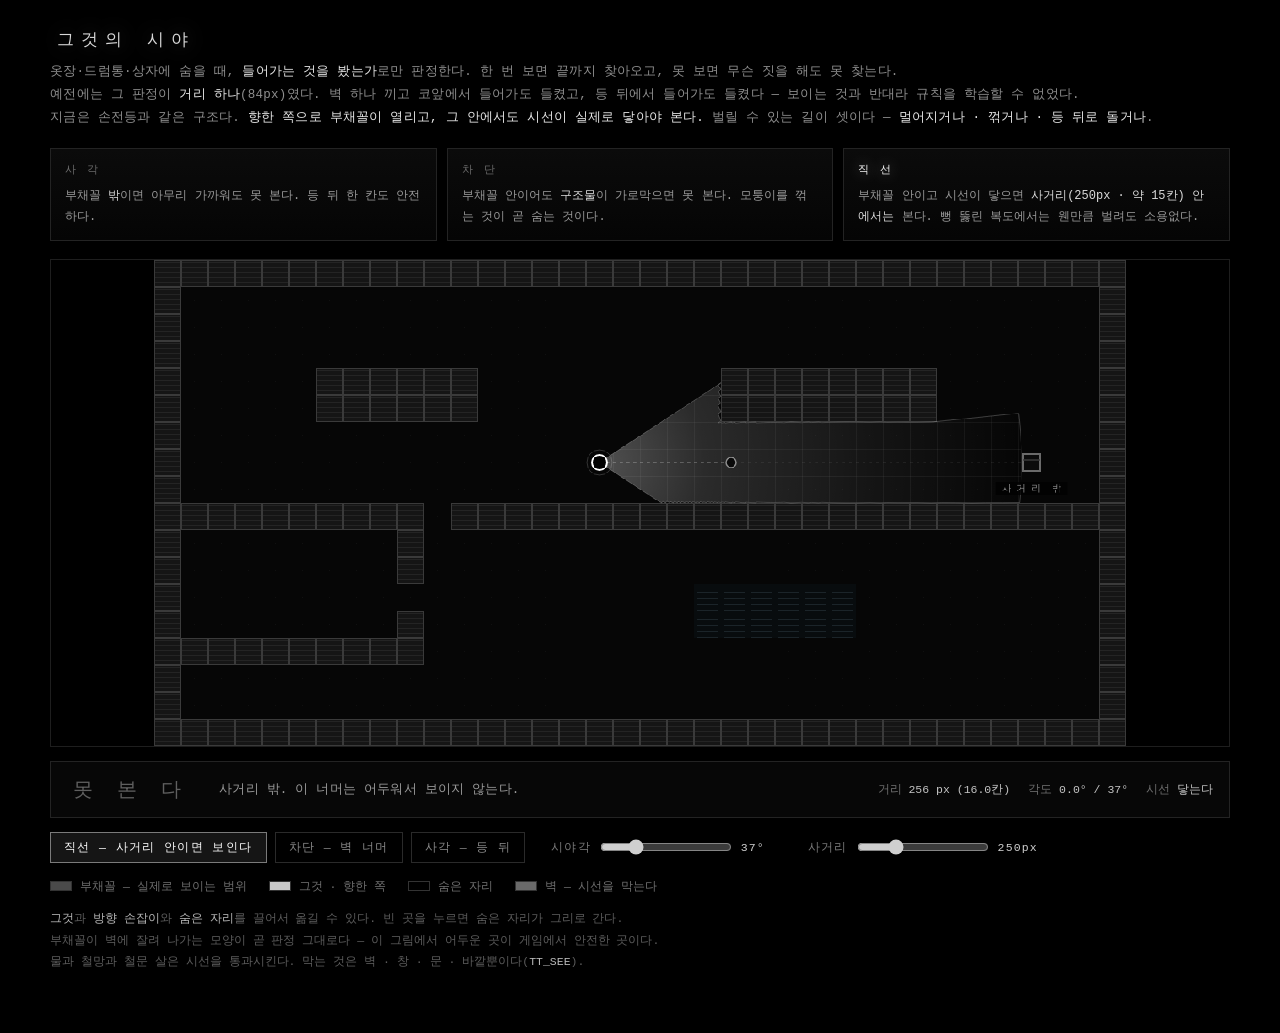
<file: figure.html>
<!doctype html>
<html lang="ko">
<head>
<meta charset="utf-8">
<meta name="viewport" content="width=device-width, initial-scale=1">
<title>그것의 시야 — 숨기 판정 구조</title>
<style>
  * { margin: 0; padding: 0; box-sizing: border-box; }
  body {
    background: #000;
    color: #d8d8d8;
    font-family: "Nanum Gothic Coding", "D2Coding", "Consolas", "맑은 고딕", "Malgun Gothic", monospace;
    padding: 28px 20px 60px;
    display: flex;
    flex-direction: column;
    align-items: center;
    gap: 18px;
    -webkit-font-smoothing: antialiased;
  }
  .wrap { width: 100%; max-width: 1180px; }

  h1 {
    font-size: 17px; font-weight: 400;
    letter-spacing: .42em; text-indent: .42em;
    text-shadow: 0 0 22px rgba(255,255,255,.28);
  }
  .lede { margin-top: 10px; font-size: 12.5px; line-height: 1.85; color: #8e8e8e; letter-spacing: .02em; }
  .lede b { color: #e8e8e8; font-weight: 400; }

  /* --- 규칙 세 줄 --- */
  .rules { display: grid; grid-template-columns: repeat(3, 1fr); gap: 10px; margin-top: 18px; }
  .rule {
    border: 1px solid #232323; padding: 12px 14px;
    font-size: 12px; line-height: 1.75; color: #9a9a9a;
    background: linear-gradient(180deg, #0b0b0b, #050505);
  }
  .rule .tag { display: block; font-size: 10.5px; letter-spacing: .22em; margin-bottom: 6px; }
  .rule.no  .tag { color: #6d6d6d; }
  .rule.yes .tag { color: #fff; text-shadow: 0 0 14px rgba(255,255,255,.5); }
  .rule b { color: #dcdcdc; font-weight: 400; }

  /* --- 캔버스 --- */
  .stage {
    margin-top: 18px; position: relative; border: 1px solid #1e1e1e; background: #000;
    display: flex; justify-content: center;
  }
  /* 지도는 정확히 2:1 이다. 높이를 화면에 맞춰 잡고 폭을 따라가게 둔다 —
     안 그러면 캔버스가 화면을 넘겨서 판정 패널이 접힌다. */
  canvas {
    display: block; width: min(100%, 108vh); height: auto;
    image-rendering: pixelated; cursor: crosshair;
  }

  /* --- 판정 --- */
  .verdict {
    margin-top: 14px; display: flex; flex-wrap: wrap; align-items: center; gap: 10px 22px;
    border: 1px solid #232323; padding: 14px 16px; background: #070707;
  }
  .big { font-size: 20px; letter-spacing: .3em; text-indent: .3em; min-width: 6.5em; }
  .big.seen   { color: #fff; text-shadow: 0 0 20px rgba(255,255,255,.55); }
  .big.unseen { color: #5f5f5f; }
  .why { font-size: 12.5px; color: #9a9a9a; letter-spacing: .02em; }
  .nums { margin-left: auto; font-size: 11.5px; color: #6f6f6f; display: flex; gap: 18px; flex-wrap: wrap; }
  .nums span b { color: #c4c4c4; font-weight: 400; }

  /* --- 조작 --- */
  .ctrls { margin-top: 14px; display: flex; flex-wrap: wrap; gap: 10px 26px; align-items: center; }
  .presets { display: flex; gap: 8px; flex-wrap: wrap; }
  button {
    appearance: none; background: none; color: #8a8a8a;
    border: 1px solid #2a2a2a; padding: 7px 13px;
    font: inherit; font-size: 11.5px; letter-spacing: .12em; cursor: pointer;
    transition: color .18s, border-color .18s, background .18s;
  }
  button:hover { color: #eee; border-color: #555; background: #101010; }
  button.on { color: #fff; border-color: #7a7a7a; background: #151515; }
  label { font-size: 11.5px; color: #7a7a7a; letter-spacing: .1em; display: flex; align-items: center; gap: 9px; }
  input[type=range] { width: 132px; accent-color: #cfcfcf; }
  label i { font-style: normal; color: #d0d0d0; min-width: 3.6em; }

  .legend { margin-top: 16px; display: flex; flex-wrap: wrap; gap: 8px 22px; font-size: 11.5px; color: #6f6f6f; }
  .legend i { display: inline-block; width: 22px; height: 10px; margin-right: 8px; vertical-align: -1px; border: 1px solid #333; }
  .hint { margin-top: 14px; font-size: 11.5px; color: #5c5c5c; line-height: 1.9; }
  code { color: #b9b9b9; }
</style>
</head>
<body>
<div class="wrap">

  <h1>그것의 시야</h1>
  <p class="lede">
    옷장·드럼통·상자에 숨을 때, <b>들어가는 것을 봤는가</b>로만 판정한다. 한 번 보면 끝까지 찾아오고, 못 보면 무슨 짓을 해도 못 찾는다.<br>
    예전에는 그 판정이 <b>거리 하나</b>(84px)였다. 벽 하나 끼고 코앞에서 들어가도 들켰고, 등 뒤에서 들어가도 들켰다 — 보이는 것과 반대라 규칙을 학습할 수 없었다.<br>
    지금은 손전등과 같은 구조다. <b>향한 쪽으로 부채꼴이 열리고, 그 안에서도 시선이 실제로 닿아야 본다.</b>
    벌릴 수 있는 길이 셋이다 — <b>멀어지거나 · 꺾거나 · 등 뒤로 돌거나</b>.
  </p>

  <div class="rules">
    <div class="rule no">
      <span class="tag">사 각</span>
      부채꼴 <b>밖</b>이면 아무리 가까워도 못 본다. 등 뒤 한 칸도 안전하다.
    </div>
    <div class="rule no">
      <span class="tag">차 단</span>
      부채꼴 안이어도 <b>구조물</b>이 가로막으면 못 본다. 모퉁이를 꺾는 것이 곧 숨는 것이다.
    </div>
    <div class="rule yes">
      <span class="tag">직 선</span>
      부채꼴 안이고 시선이 닿으면 <b>사거리(250px · 약 15칸) 안에서는</b> 본다. 뻥 뚫린 복도에서는 웬만큼 벌려도 소용없다.
    </div>
  </div>

  <div class="stage"><canvas id="c"></canvas></div>

  <div class="verdict">
    <div id="big" class="big">—</div>
    <div id="why" class="why"></div>
    <div class="nums">
      <span>거리 <b id="nd">—</b></span>
      <span>각도 <b id="na">—</b></span>
      <span>시선 <b id="nl">—</b></span>
    </div>
  </div>

  <div class="ctrls">
    <div class="presets">
      <button data-case="0">직선 — 사거리 안이면 보인다</button>
      <button data-case="1">차단 — 벽 너머</button>
      <button data-case="2">사각 — 등 뒤</button>
    </div>
    <label>시야각 <input id="fov" type="range" min="20" max="90" step="1"><i id="fovv"></i></label>
    <label>사거리 <input id="rng" type="range" min="80" max="700" step="10"><i id="rngv"></i></label>
  </div>

  <div class="legend">
    <span><i style="background:#4a4a4a"></i>부채꼴 — 실제로 보이는 범위</span>
    <span><i style="background:#c8c8c8"></i>그것 · 향한 쪽</span>
    <span><i style="background:#000"></i>숨은 자리</span>
    <span><i style="background:#6a6a6a"></i>벽 — 시선을 막는다</span>
  </div>

  <p class="hint">
    <code>그것</code>과 <code>방향 손잡이</code>와 <code>숨은 자리</code>를 끌어서 옮길 수 있다. 빈 곳을 누르면 숨은 자리가 그리로 간다.<br>
    부채꼴이 벽에 잘려 나가는 모양이 곧 판정 그대로다 — 이 그림에서 어두운 곳이 게임에서 안전한 곳이다.<br>
    물과 철망과 철문 살은 시선을 통과시킨다. 막는 것은 벽 · 창 · 문 · 바깥뿐이다(<code>TT_SEE</code>).
  </p>
</div>

<script>
/* -------------------------------------------------------------------------
   판정 로직은 게임과 같다.
     각도  : js/game.js  Game.figSees()
     시선  : js/levels.js Levels.sees()  — 칸 단위 DDA
   숫자를 바꾸려면 양쪽을 같이 바꿔야 한다.
------------------------------------------------------------------------- */
const T = 16, K = 1.15;                 // 칸 크기 / 화면 종횡비(렌더러 광원과 같은 값)
let FOV = 37, VIEW = 250;               // Game.FIG_FOV / Game.FIG_VIEW_D

/* '#' 벽(시선 차단) · '.' 바닥 · '~' 물(시선 통과) */
const MAP = [
  '####################################',
  '#..................................#',
  '#..................................#',
  '#..................................#',
  '#.....######.........########......#',
  '#.....######.........########......#',
  '#..................................#',
  '#..................................#',
  '#..................................#',
  '##########.#########################',
  '#........#.........................#',
  '#........#.........................#',
  '#...................~~~~~~.........#',
  '#........#..........~~~~~~.........#',
  '##########.........................#',
  '#..................................#',
  '#..................................#',
  '####################################'
];
const MW = MAP[0].length, MH = MAP.length;
const opaque = (tx, ty) =>
  tx < 0 || ty < 0 || tx >= MW || ty >= MH ? true : MAP[ty][tx] === '#';

/* --- 시선 : 지나가는 칸만 훑는다. 대각선으로 모서리를 스쳐 통과하지 않는다. --- */
function sees(ax, ay, bx, by) {
  let tx = Math.floor(ax / T), ty = Math.floor(ay / T);
  const ex = Math.floor(bx / T), ey = Math.floor(by / T);
  if (opaque(tx, ty) || opaque(ex, ey)) return false;
  if (tx === ex && ty === ey) return true;
  const dx = bx - ax, dy = by - ay;
  const sx = dx > 0 ? 1 : -1, sy = dy > 0 ? 1 : -1;
  const tdx = dx === 0 ? Infinity : Math.abs(T / dx);
  const tdy = dy === 0 ? Infinity : Math.abs(T / dy);
  let tmx = dx === 0 ? Infinity : (dx > 0 ? (tx + 1) * T - ax : ax - tx * T) / Math.abs(dx);
  let tmy = dy === 0 ? Infinity : (dy > 0 ? (ty + 1) * T - ay : ay - ty * T) / Math.abs(dy);
  for (let i = 0; i < 1024; i++) {
    if (Math.min(tmx, tmy) > 1) return true;
    if (tmx < tmy) { tx += sx; tmx += tdx; } else { ty += sy; tmy += tdy; }
    if (tx === ex && ty === ey) return true;
    if (opaque(tx, ty)) return false;
  }
  return true;
}

/* --- 각도 : 방향과 상대 위치를 같은(눌린) 공간에서 잰다 --- */
function angleTo(F, x, y) {
  const ax = x - F.x, ay = (y - F.y) * K;
  const bx = F.dx, by = F.dy * K;
  const c = (ax * bx + ay * by) / ((Math.hypot(ax, ay) * Math.hypot(bx, by)) || 1);
  return Math.acos(Math.max(-1, Math.min(1, c))) * 180 / Math.PI;
}

/* --- 판정 : 사거리 → 부채꼴 → 시선. 게임과 순서까지 같다. --- */
function judge(F, S) {
  const d = Math.hypot(S.x - F.x, S.y - F.y);
  const a = angleTo(F, S.x, S.y);
  const los = sees(F.x, F.y, S.x, S.y);
  let verdict = 'seen', why = '부채꼴 안이고 시선이 닿는다 — 사거리 안이면 본다.';
  if (d > VIEW)        { verdict = 'range';  why = '사거리 밖. 이 너머는 어두워서 보이지 않는다.'; }
  else if (a > FOV)    { verdict = 'fov';    why = '부채꼴 밖 — 바로 옆이어도 시야에 들어오지 않는다.'; }
  else if (!los)       { verdict = 'blocked';why = '구조물이 시선을 끊는다 — 부채꼴 안이지만 못 본다.'; }
  return { d, a, los, verdict, why };
}

/* ------------------------------------------------------------------ */
const F = { x: 16 * T + 8, y: 7 * T + 8, dx: 1, dy: 0 };
const S = { x: 32 * T + 8, y: 7 * T + 8 };

/* 사거리(250px = 15.6칸) 안에서 각 사례가 성립하도록 잡은 좌표다.
   숫자를 바꾸면 여기도 같이 봐야 한다 — 예전 460px 기준 좌표(32,7 / 32,2)는
   250px 에서 전부 '사거리 밖' 으로 떨어져 아무것도 보여주지 못했다. */
const CASES = [
  { s: [30, 7],  f: [16, 7], d: [1, 0] },   // 224px · 정면 · 뚫림  → 보인다
  { s: [26, 3],  f: [16, 7], d: [1, 0] },   // 172px · 부채꼴 안 · 벽 너머 → 못 본다
  { s: [13, 7],  f: [16, 7], d: [1, 0] }    //  48px · 등 뒤 → 못 본다
];

const SC = 2;                                   // 화면 배율
const cv = document.getElementById('c');
cv.width = MW * T * SC; cv.height = MH * T * SC;
const g = cv.getContext('2d');

/* 부채꼴의 실제 모양 : 광선을 부채꼴 전체에 쏘아 벽에 닿는 지점을 잇는다.
   눌린 공간에서 각도를 고르고, 화면 공간으로 되돌려 나아간다 —
   그래야 그려진 모양과 judge() 의 각도 판정이 정확히 같아진다. */
function coneShape() {
  const a0 = Math.atan2(F.dy * K, F.dx);
  const half = FOV * Math.PI / 180;
  const N = 260, pts = [];
  for (let i = 0; i <= N; i++) {
    const a = a0 + (i / N - 0.5) * 2 * half;
    let ux = Math.cos(a), uy = Math.sin(a) / K;
    const ul = Math.hypot(ux, uy); ux /= ul; uy /= ul;
    let r = 0;
    while (r < VIEW) {
      const nr = Math.min(r + 2, VIEW);
      if (opaque(Math.floor((F.x + ux * nr) / T), Math.floor((F.y + uy * nr) / T))) break;
      r = nr;
    }
    pts.push([F.x + ux * r, F.y + uy * r]);
  }
  return pts;
}

function drawMap() {
  for (let ty = 0; ty < MH; ty++) {
    for (let tx = 0; tx < MW; tx++) {
      const c = MAP[ty][tx];
      const x = tx * T * SC, y = ty * T * SC, s = T * SC;
      if (c === '#') {
        g.fillStyle = '#151515'; g.fillRect(x, y, s, s);
        // 벽면에 결을 준다 — 게임의 석조/입면과 같은 인상
        g.fillStyle = '#242424';
        for (let i = 2; i < s; i += 6) g.fillRect(x + 1, y + i, s - 2, 1);
        g.strokeStyle = '#3a3a3a'; g.lineWidth = 1;
        g.strokeRect(x + .5, y + .5, s - 1, s - 1);
      } else if (c === '~') {
        g.fillStyle = '#080c0e'; g.fillRect(x, y, s, s);
        g.fillStyle = '#1b2429';
        for (let i = 3; i < s; i += 7) g.fillRect(x + 3, y + i, s - 6, 1);
      } else {
        g.fillStyle = '#060606'; g.fillRect(x, y, s, s);
        g.fillStyle = '#101010'; g.fillRect(x + s / 2 - 1, y + s / 2 - 1, 1, 1);
      }
    }
  }
}

function drawCone() {
  const pts = coneShape();
  const fx = F.x * SC, fy = F.y * SC;

  g.save();
  g.beginPath();
  g.moveTo(fx, fy);
  for (const [px, py] of pts) g.lineTo(px * SC, py * SC);
  g.closePath();
  g.clip();

  // 손전등처럼 가운데가 밝고 바깥에서 급히 떨어진다
  const grd = g.createRadialGradient(fx, fy, 0, fx, fy, VIEW * SC);
  grd.addColorStop(0,    'rgba(255,255,255,.30)');
  grd.addColorStop(0.25, 'rgba(255,255,255,.15)');
  grd.addColorStop(0.65, 'rgba(255,255,255,.06)');
  grd.addColorStop(1,    'rgba(255,255,255,0)');
  g.fillStyle = grd;
  g.fillRect(0, 0, cv.width, cv.height);

  // 부채꼴 안에서만 바닥 격자가 드러난다 — 빛이 닿는 곳만 보이는 게임 규칙 그대로
  g.strokeStyle = 'rgba(255,255,255,.05)';
  g.lineWidth = 1;
  g.beginPath();
  for (let tx = 0; tx <= MW; tx++) { g.moveTo(tx * T * SC + .5, 0); g.lineTo(tx * T * SC + .5, cv.height); }
  for (let ty = 0; ty <= MH; ty++) { g.moveTo(0, ty * T * SC + .5); g.lineTo(cv.width, ty * T * SC + .5); }
  g.stroke();
  g.restore();

  // 부채꼴의 테두리
  g.beginPath();
  g.moveTo(fx, fy);
  for (const [px, py] of pts) g.lineTo(px * SC, py * SC);
  g.closePath();
  g.strokeStyle = 'rgba(255,255,255,.22)';
  g.lineWidth = 1;
  g.stroke();
}

function drawFigure() {
  const fx = F.x * SC, fy = F.y * SC;

  // 향한 쪽 — 손잡이까지의 축
  const hx = (F.x + F.dx * 78) * SC, hy = (F.y + F.dy * 78) * SC;
  g.strokeStyle = 'rgba(255,255,255,.34)';
  g.setLineDash([4, 4]); g.lineWidth = 1;
  g.beginPath(); g.moveTo(fx, fy); g.lineTo(hx, hy); g.stroke();
  g.setLineDash([]);

  // 손잡이
  g.beginPath(); g.arc(hx, hy, 6, 0, 7);
  g.fillStyle = '#0a0a0a'; g.fill();
  g.strokeStyle = '#8e8e8e'; g.lineWidth = 1.5; g.stroke();

  // 그것 — 검은 몸에 밝은 윤곽. 게임에서 그리는 방식과 같다.
  g.beginPath(); g.arc(fx, fy, 9, 0, 7);
  g.fillStyle = '#000'; g.fill();
  g.strokeStyle = '#fff'; g.lineWidth = 2; g.stroke();
  g.beginPath(); g.arc(fx, fy, 15, 0, 7);
  g.strokeStyle = 'rgba(255,255,255,.18)'; g.lineWidth = 1; g.stroke();
}

function drawSpot(r) {
  const sx = S.x * SC, sy = S.y * SC;
  const seen = r.verdict === 'seen';

  // 시선 — 실제로 닿는지에 따라 실선/점선
  g.beginPath();
  g.moveTo(F.x * SC, F.y * SC); g.lineTo(sx, sy);
  g.strokeStyle = seen ? 'rgba(255,255,255,.75)' : 'rgba(255,255,255,.13)';
  g.lineWidth = seen ? 2 : 1;
  if (!seen) g.setLineDash([3, 5]);
  g.stroke(); g.setLineDash([]);

  // 숨은 자리 — 상자 모양
  g.beginPath(); g.rect(sx - 10, sy - 10, 20, 20);
  g.fillStyle = seen ? '#f2f2f2' : '#0b0b0b'; g.fill();
  g.strokeStyle = seen ? '#fff' : '#6a6a6a'; g.lineWidth = 2; g.stroke();
  g.beginPath(); g.moveTo(sx - 10, sy - 3); g.lineTo(sx + 10, sy - 3);
  g.strokeStyle = seen ? '#8a8a8a' : '#3a3a3a'; g.lineWidth = 1.5; g.stroke();

  if (seen) {
    g.beginPath(); g.rect(sx - 16, sy - 16, 32, 32);
    g.strokeStyle = 'rgba(255,255,255,.35)'; g.lineWidth = 1; g.stroke();
  }
}

function drawLabels(r) {
  g.font = '11px Consolas, monospace';
  g.textAlign = 'center';
  const sx = S.x * SC, sy = S.y * SC;
  const seen = r.verdict === 'seen';
  const txt = seen ? '보 인 다'
    : r.verdict === 'fov' ? '사 각'
    : r.verdict === 'blocked' ? '벽  너 머'
    : '사 거 리  밖';
  // 화면 아래쪽에 붙으면 글자를 상자 위로 넘긴다
  const below = sy + 36 < cv.height - 8;
  const ty = below ? sy + 34 : sy - 24;
  const w = g.measureText(txt).width + 14;
  g.fillStyle = 'rgba(0,0,0,.72)';
  g.fillRect(sx - w / 2, ty - 11, w, 16);
  g.fillStyle = seen ? '#fff' : '#8d8d8d';
  g.fillText(txt, sx, ty);
  g.textAlign = 'left';
}

function render() {
  g.fillStyle = '#000'; g.fillRect(0, 0, cv.width, cv.height);
  const r = judge(F, S);
  drawMap();
  drawCone();
  drawSpot(r);
  drawFigure();
  drawLabels(r);

  const big = document.getElementById('big');
  big.textContent = r.verdict === 'seen' ? '보 인 다' : '못  본 다';
  big.className = 'big ' + (r.verdict === 'seen' ? 'seen' : 'unseen');
  document.getElementById('why').textContent = r.why;
  document.getElementById('nd').textContent = Math.round(r.d) + ' px  (' + (r.d / T).toFixed(1) + '칸)';
  document.getElementById('na').textContent = r.a.toFixed(1) + '°  / ' + FOV + '°';
  document.getElementById('nl').textContent = r.los ? '닿는다' : '막혔다';
}

/* ---------------- 조작 ---------------- */
let drag = null;
const pos = e => {
  const b = cv.getBoundingClientRect();
  return { x: (e.clientX - b.left) / b.width * MW * T, y: (e.clientY - b.top) / b.height * MH * T };
};
const near = (p, x, y, r) => Math.hypot(p.x - x, p.y - y) < r;

cv.addEventListener('pointerdown', e => {
  const p = pos(e);
  cv.setPointerCapture(e.pointerId);
  if (near(p, F.x + F.dx * 78, F.y + F.dy * 78, 16)) drag = 'aim';
  else if (near(p, F.x, F.y, 18)) drag = 'fig';
  else { drag = 'spot'; S.x = p.x; S.y = p.y; }
  onDrag(e);
});
cv.addEventListener('pointermove', e => { if (drag) onDrag(e); });
cv.addEventListener('pointerup', () => { drag = null; });
cv.addEventListener('pointercancel', () => { drag = null; });

function onDrag(e) {
  const p = pos(e);
  if (drag === 'aim') {
    const dx = p.x - F.x, dy = p.y - F.y, l = Math.hypot(dx, dy) || 1;
    F.dx = dx / l; F.dy = dy / l;
  } else if (drag === 'fig') { F.x = p.x; F.y = p.y; }
  else { S.x = p.x; S.y = p.y; }
  clearCase();
  render();
}

function clearCase() {
  for (const b of document.querySelectorAll('[data-case]')) b.classList.remove('on');
}

for (const b of document.querySelectorAll('[data-case]')) {
  b.addEventListener('click', () => {
    const c = CASES[+b.dataset.case];
    S.x = c.s[0] * T + 8; S.y = c.s[1] * T + 8;
    F.x = c.f[0] * T + 8; F.y = c.f[1] * T + 8;
    F.dx = c.d[0]; F.dy = c.d[1];
    clearCase(); b.classList.add('on');
    render();
  });
}

const fov = document.getElementById('fov'), rng = document.getElementById('rng');
fov.value = FOV; rng.value = VIEW;
const syncLabels = () => {
  document.getElementById('fovv').textContent = FOV + '°';
  document.getElementById('rngv').textContent = VIEW + 'px';
};
fov.addEventListener('input', () => { FOV = +fov.value; syncLabels(); clearCase(); render(); });
rng.addEventListener('input', () => { VIEW = +rng.value; syncLabels(); clearCase(); render(); });

syncLabels();
document.querySelector('[data-case="0"]').classList.add('on');
render();
</script>
</body>
</html>
</file>
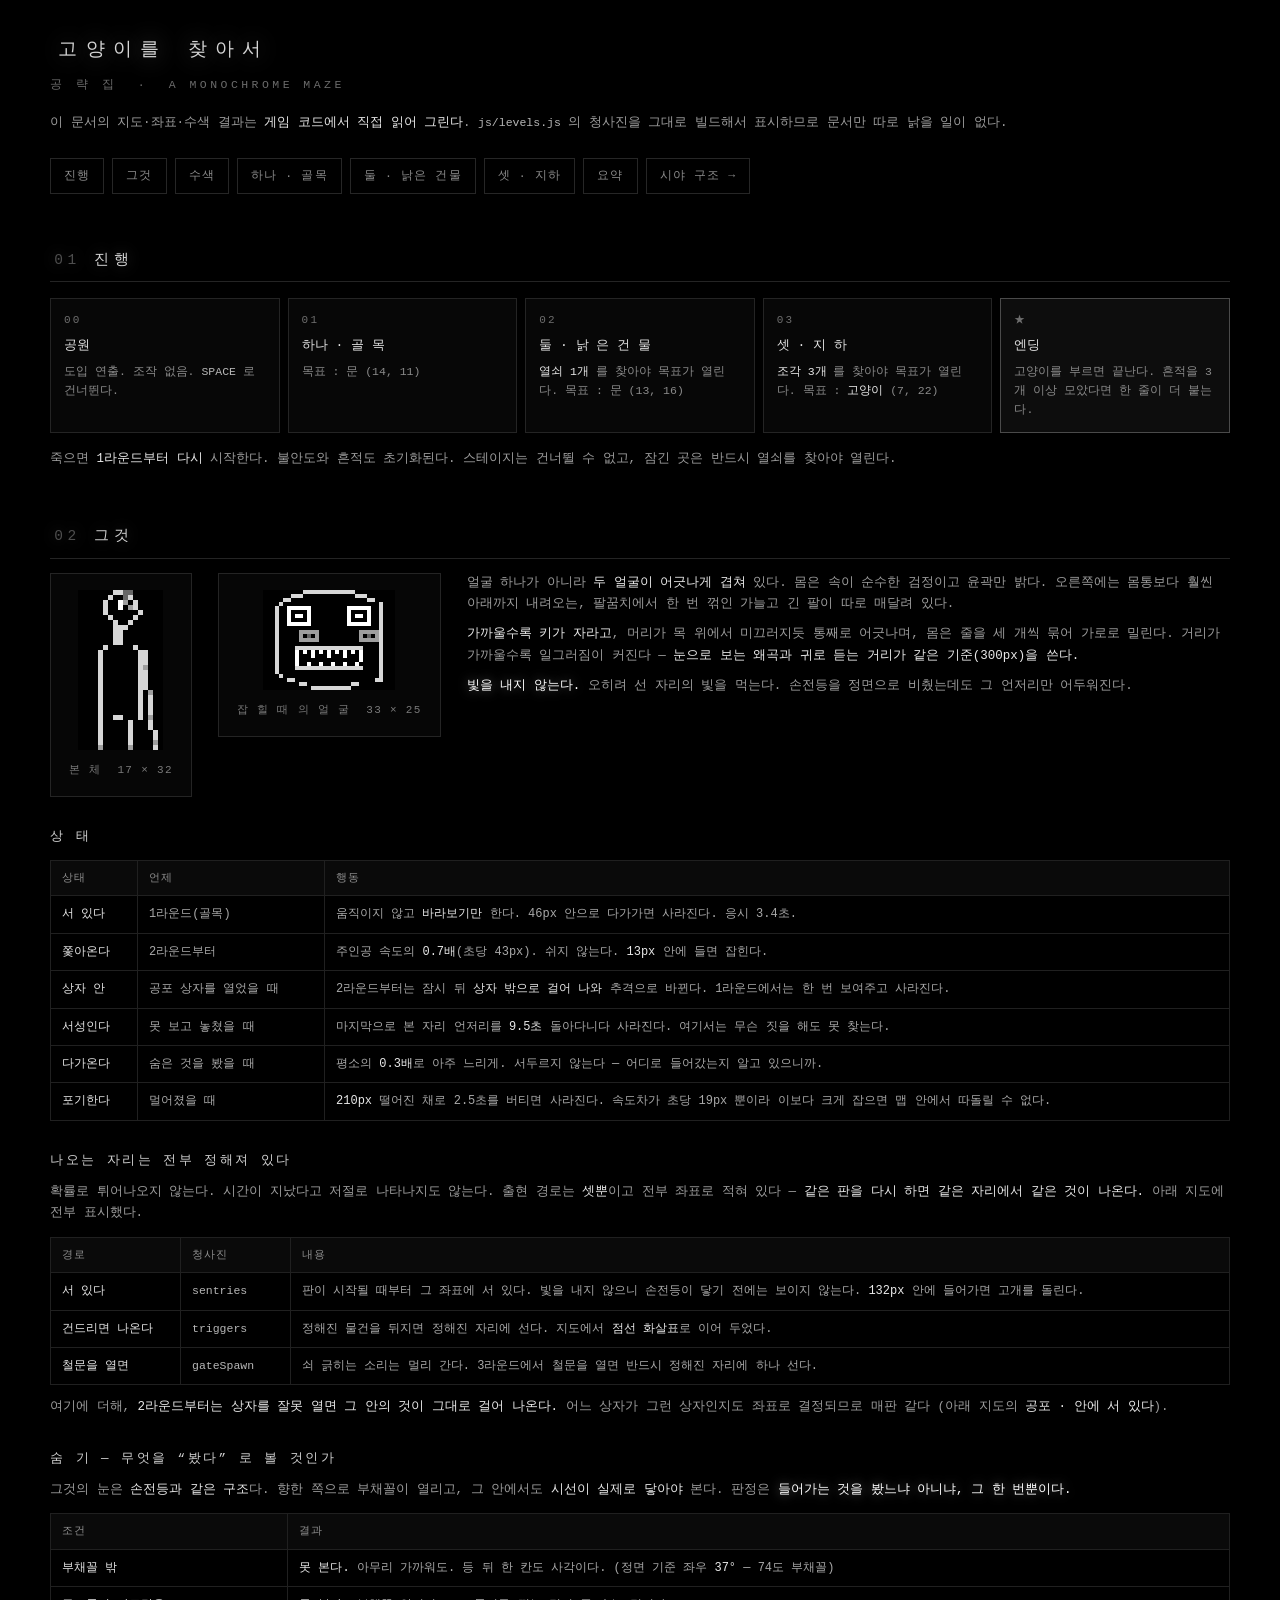
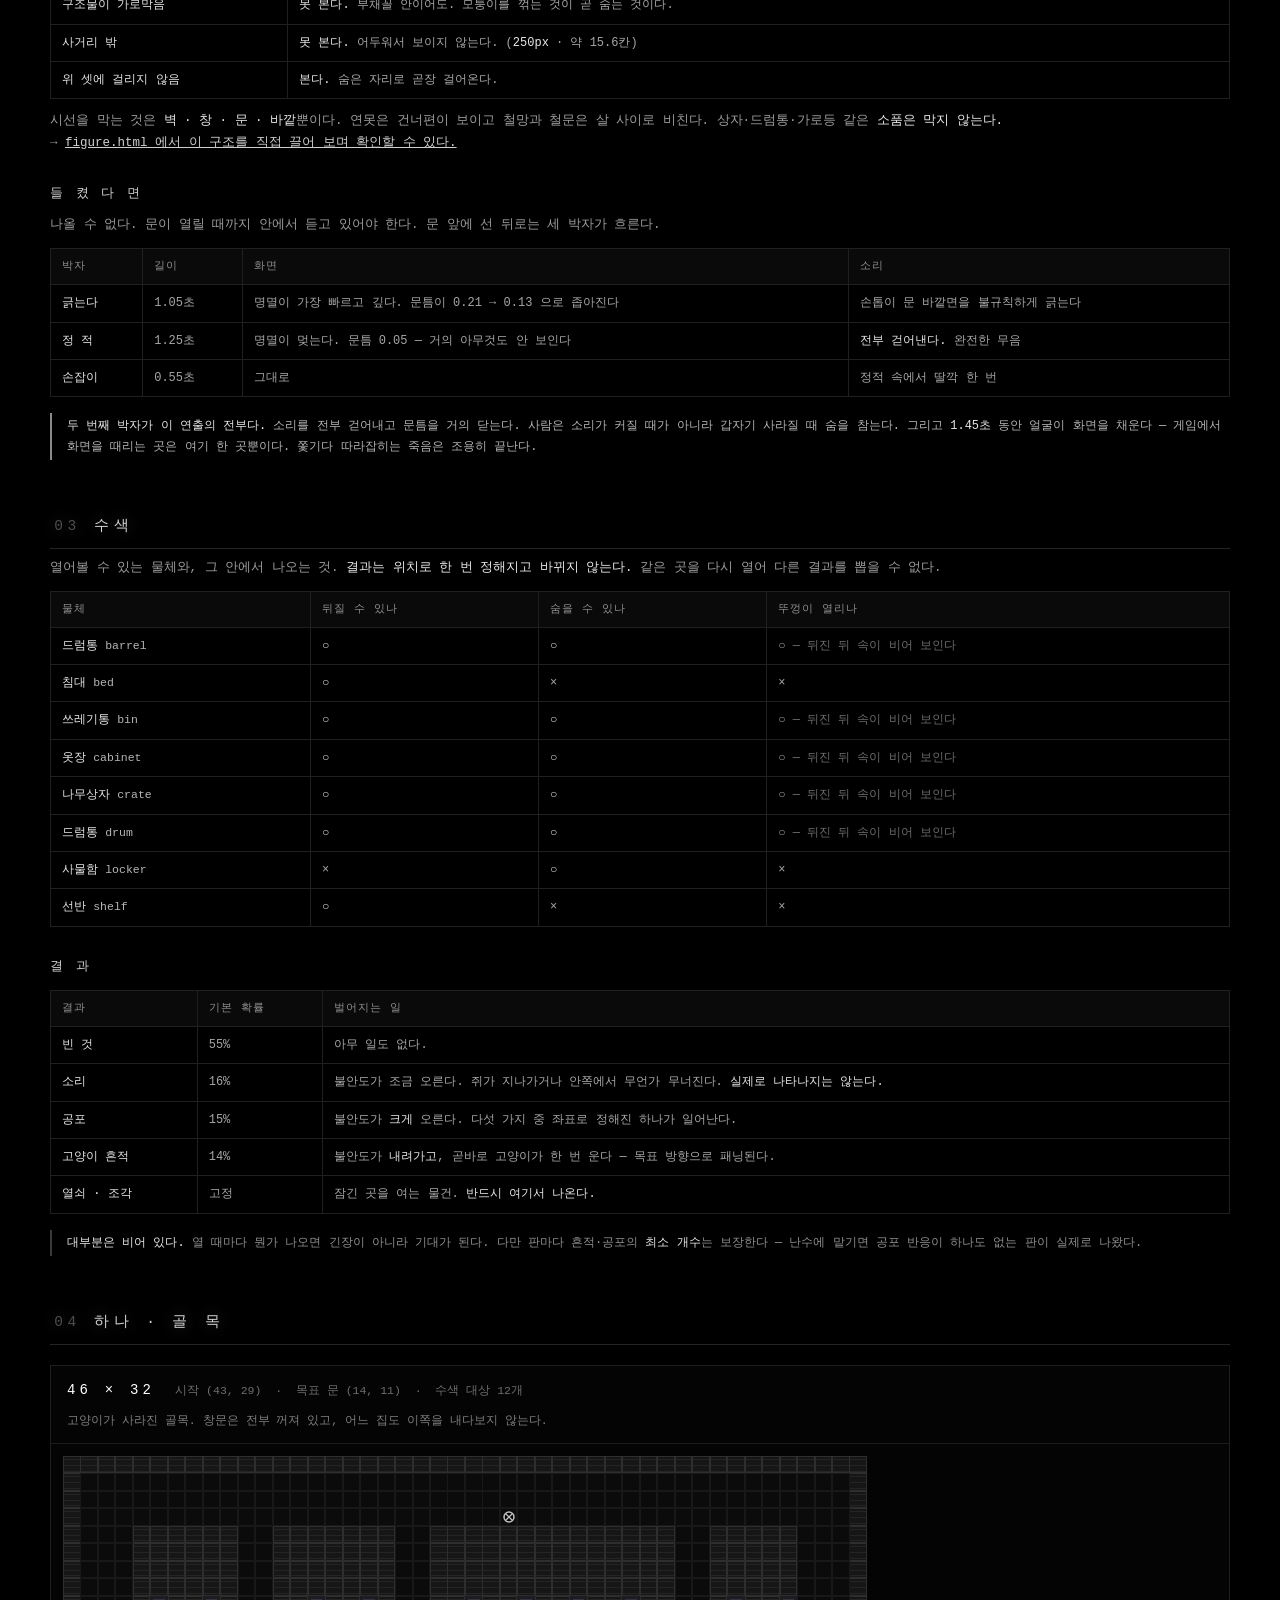
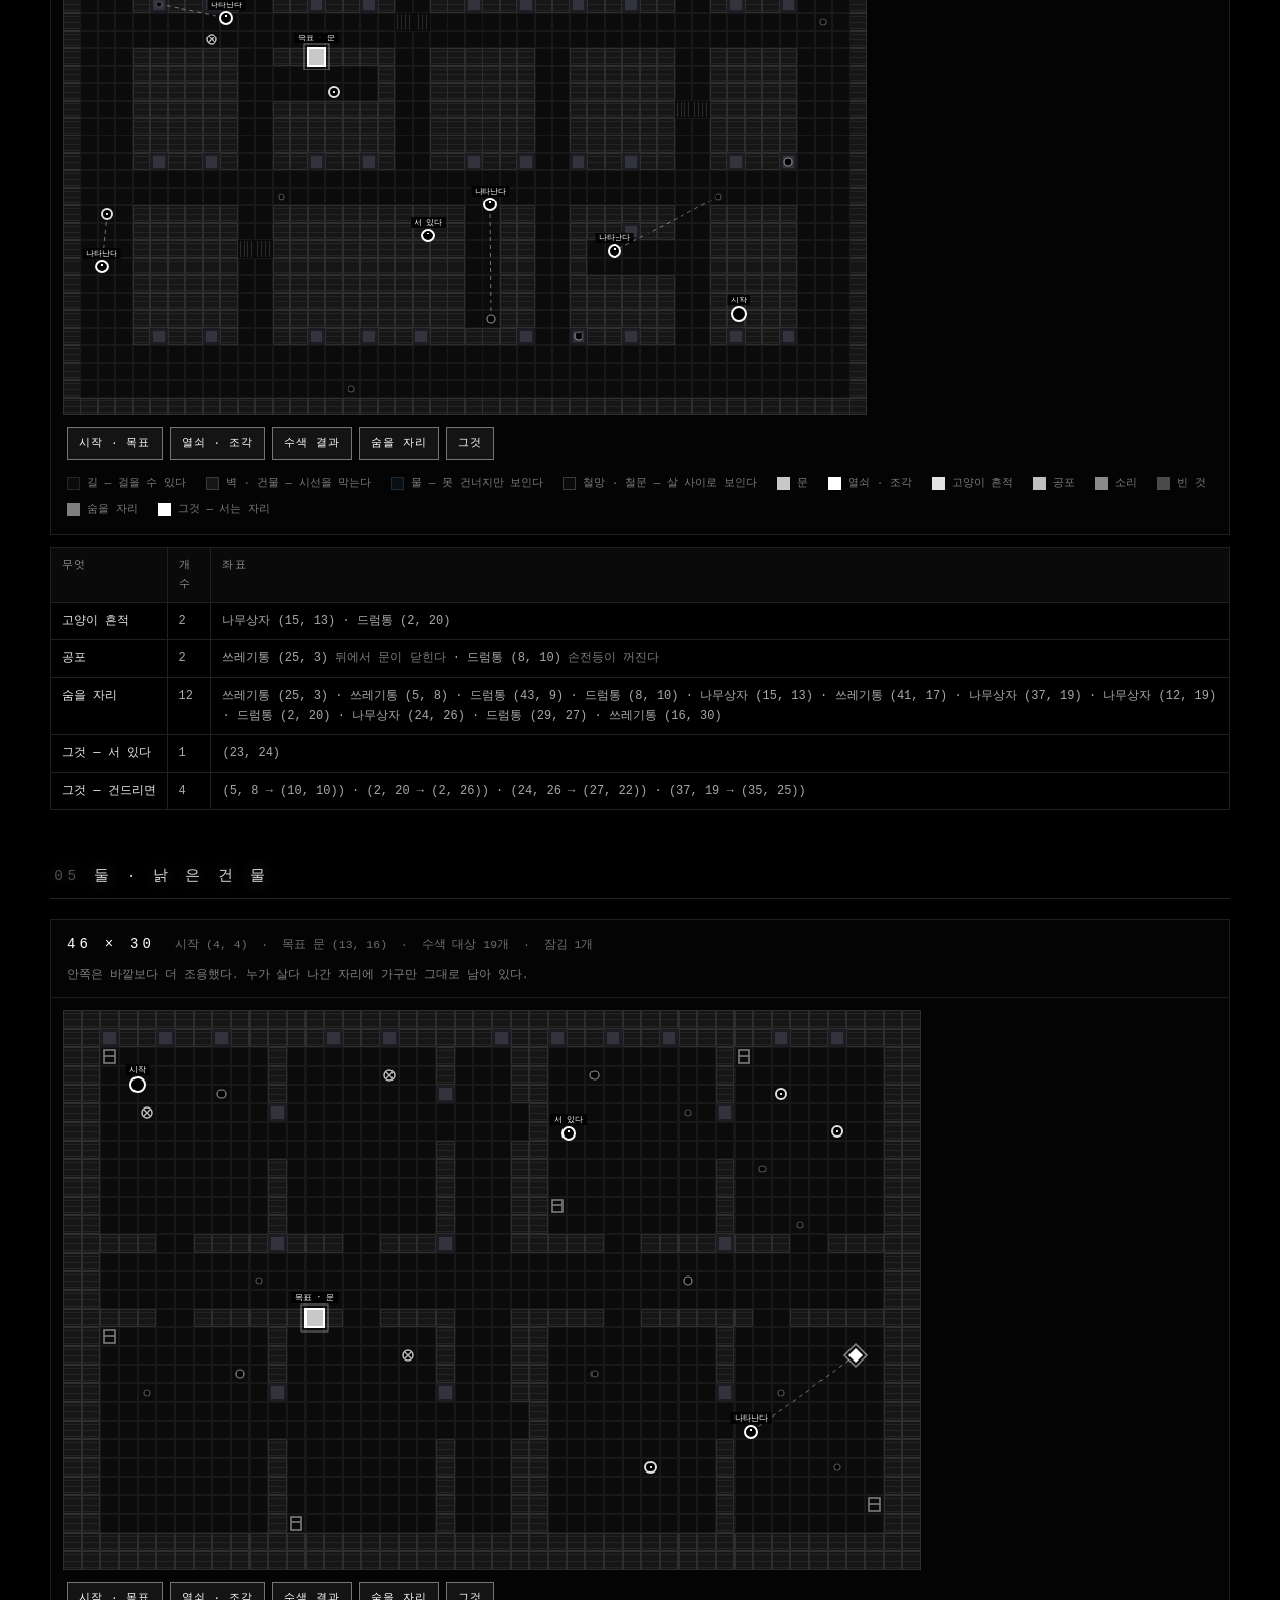
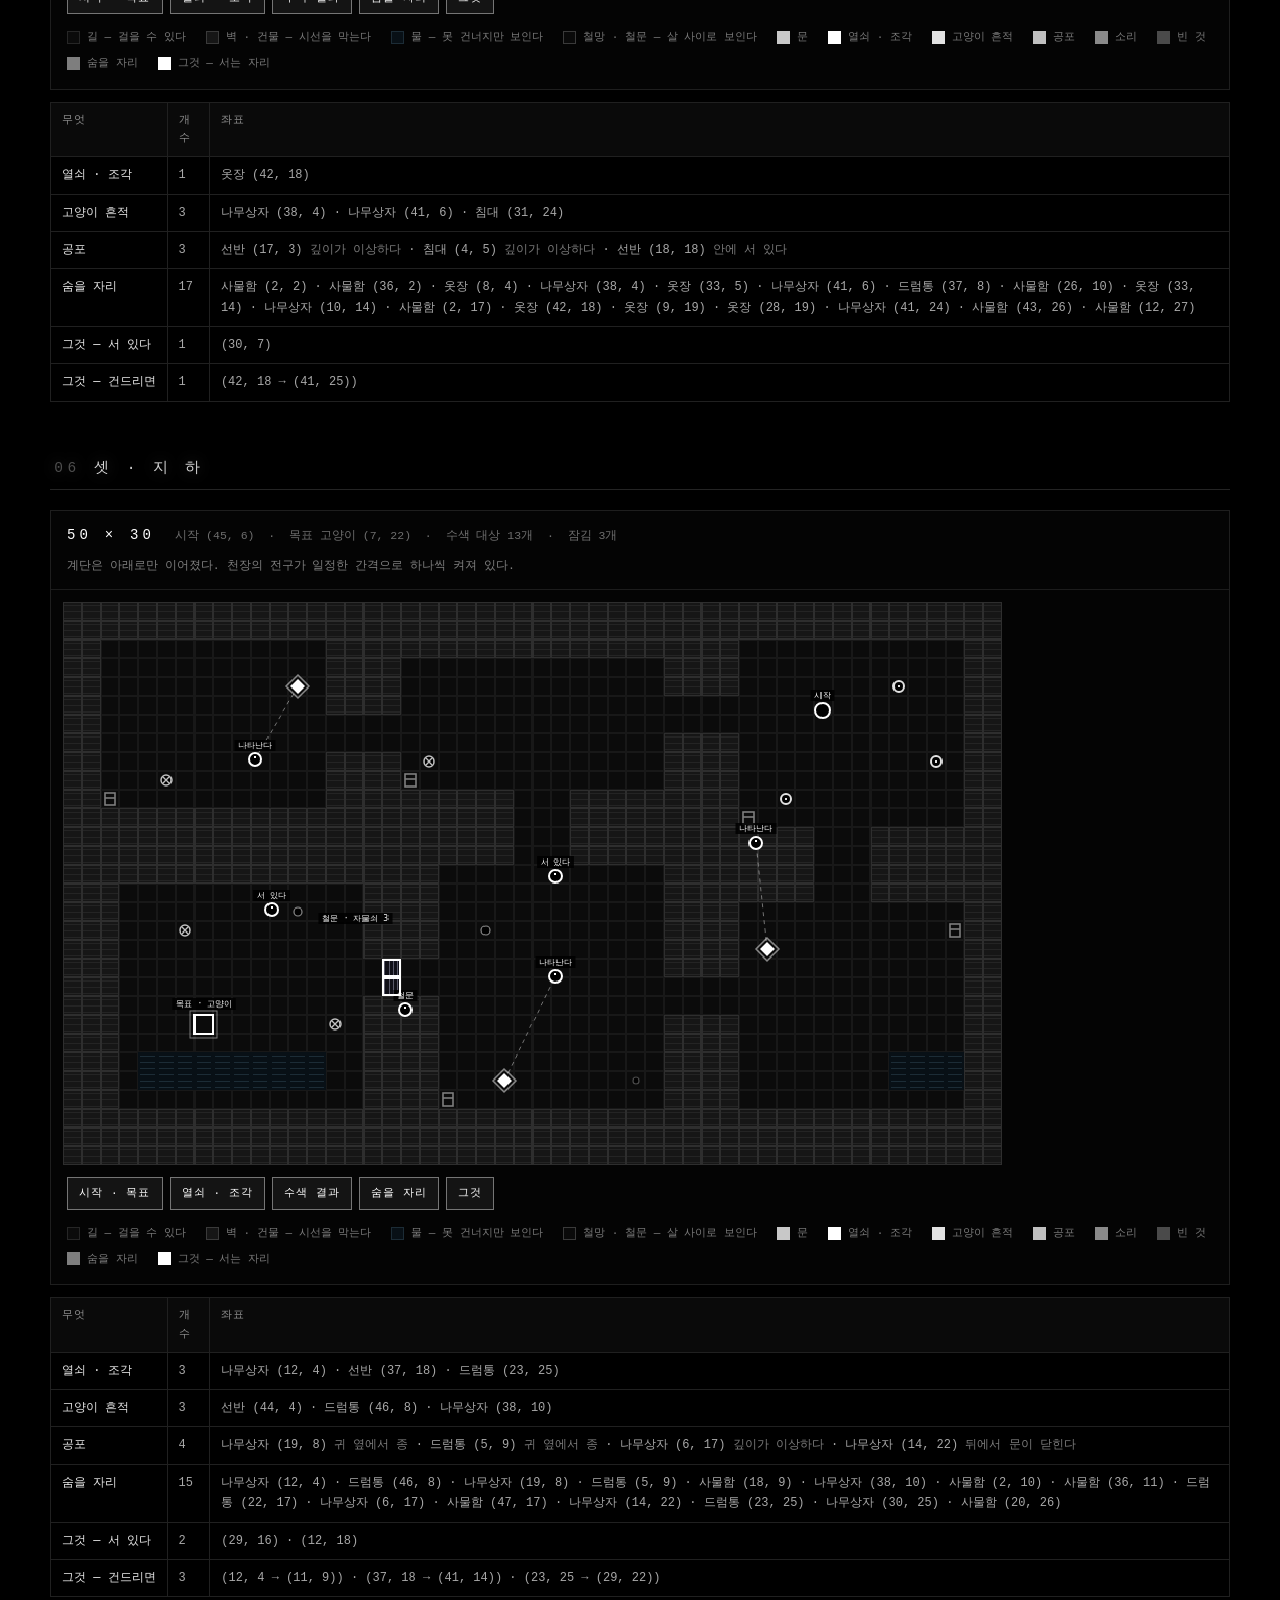
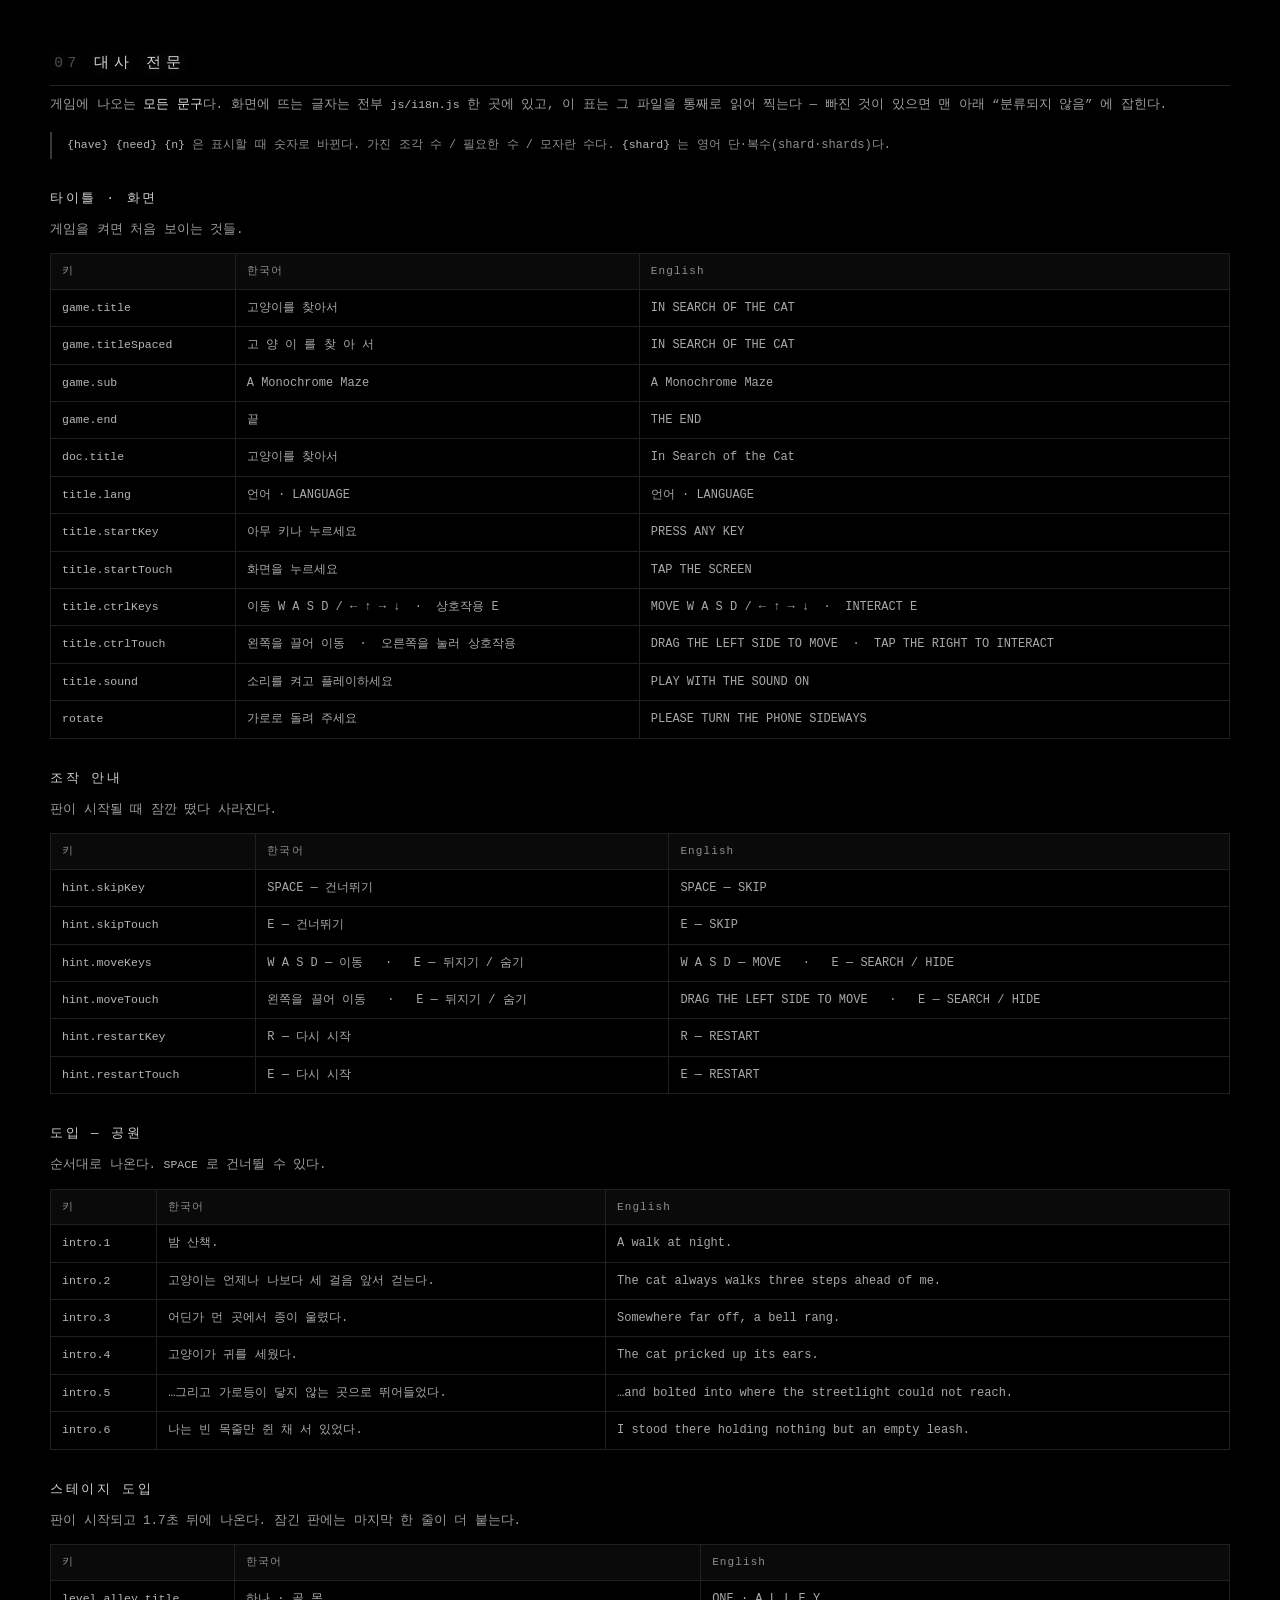
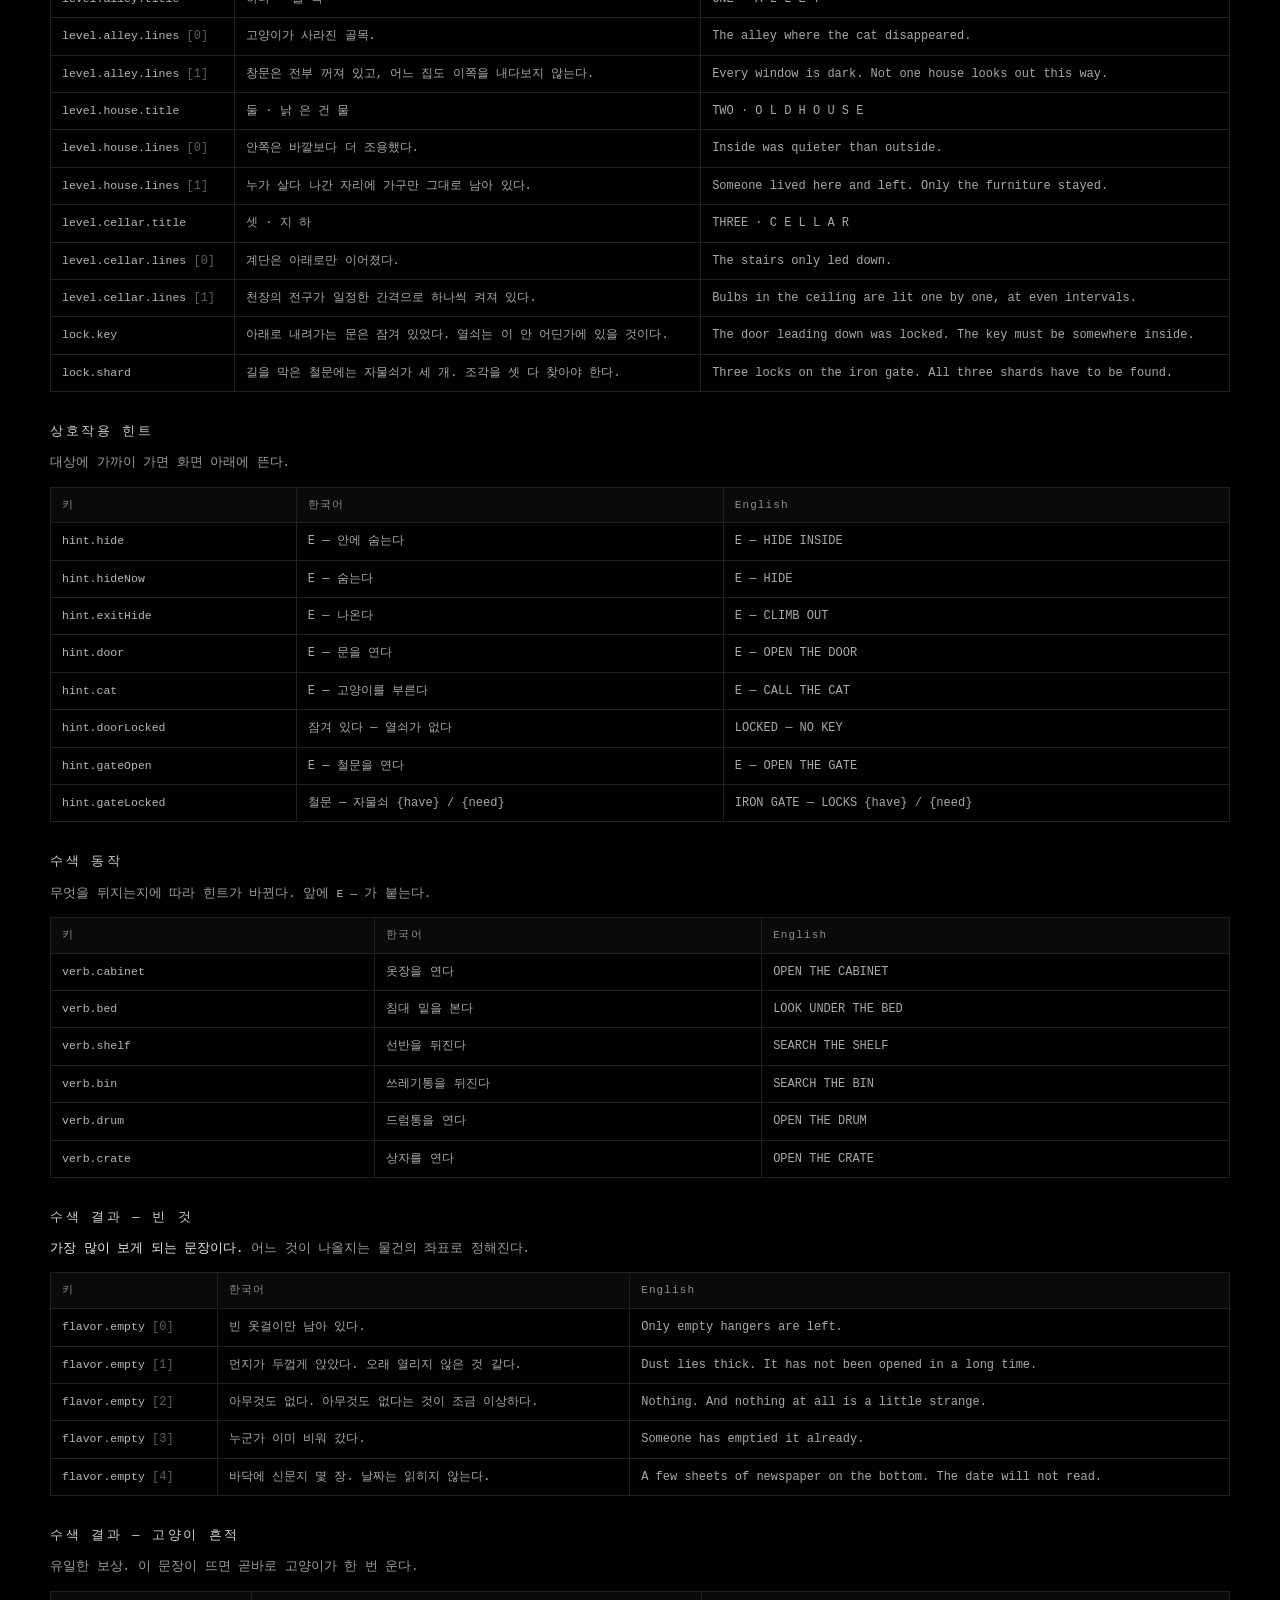
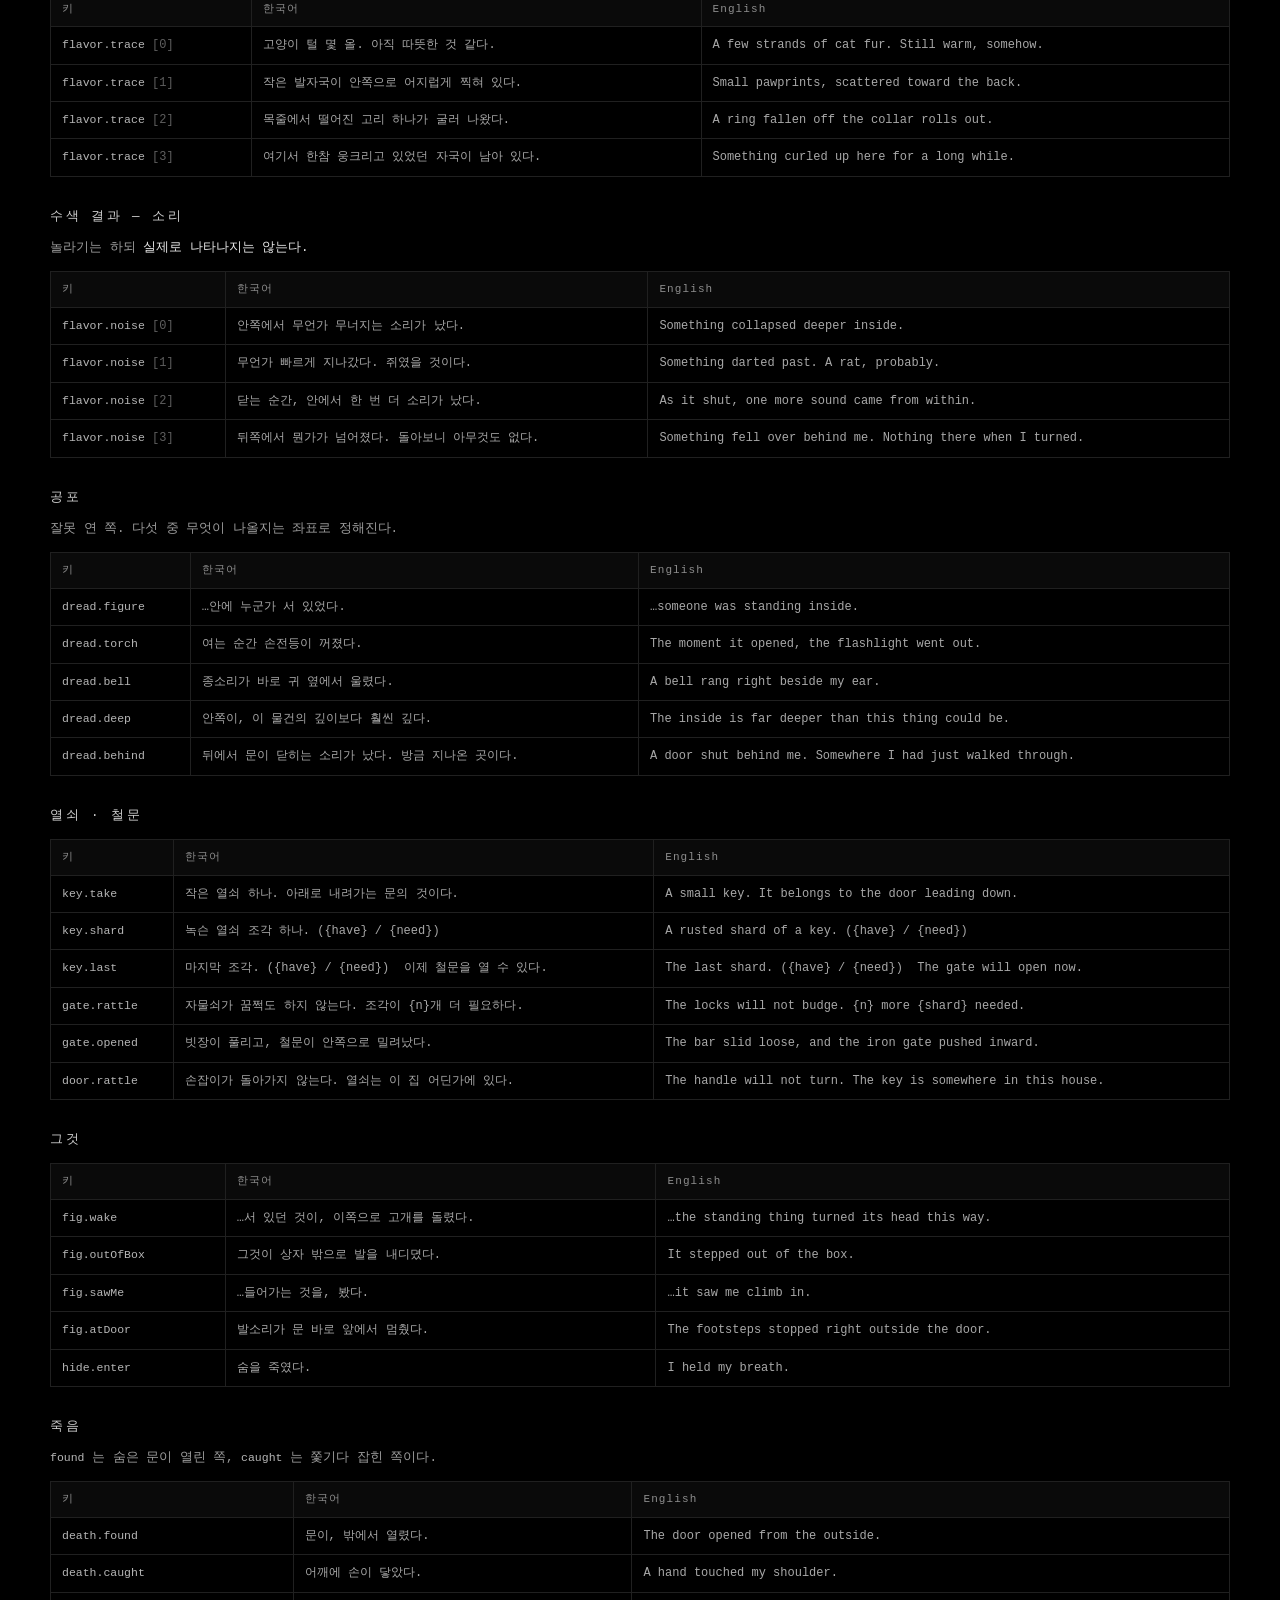
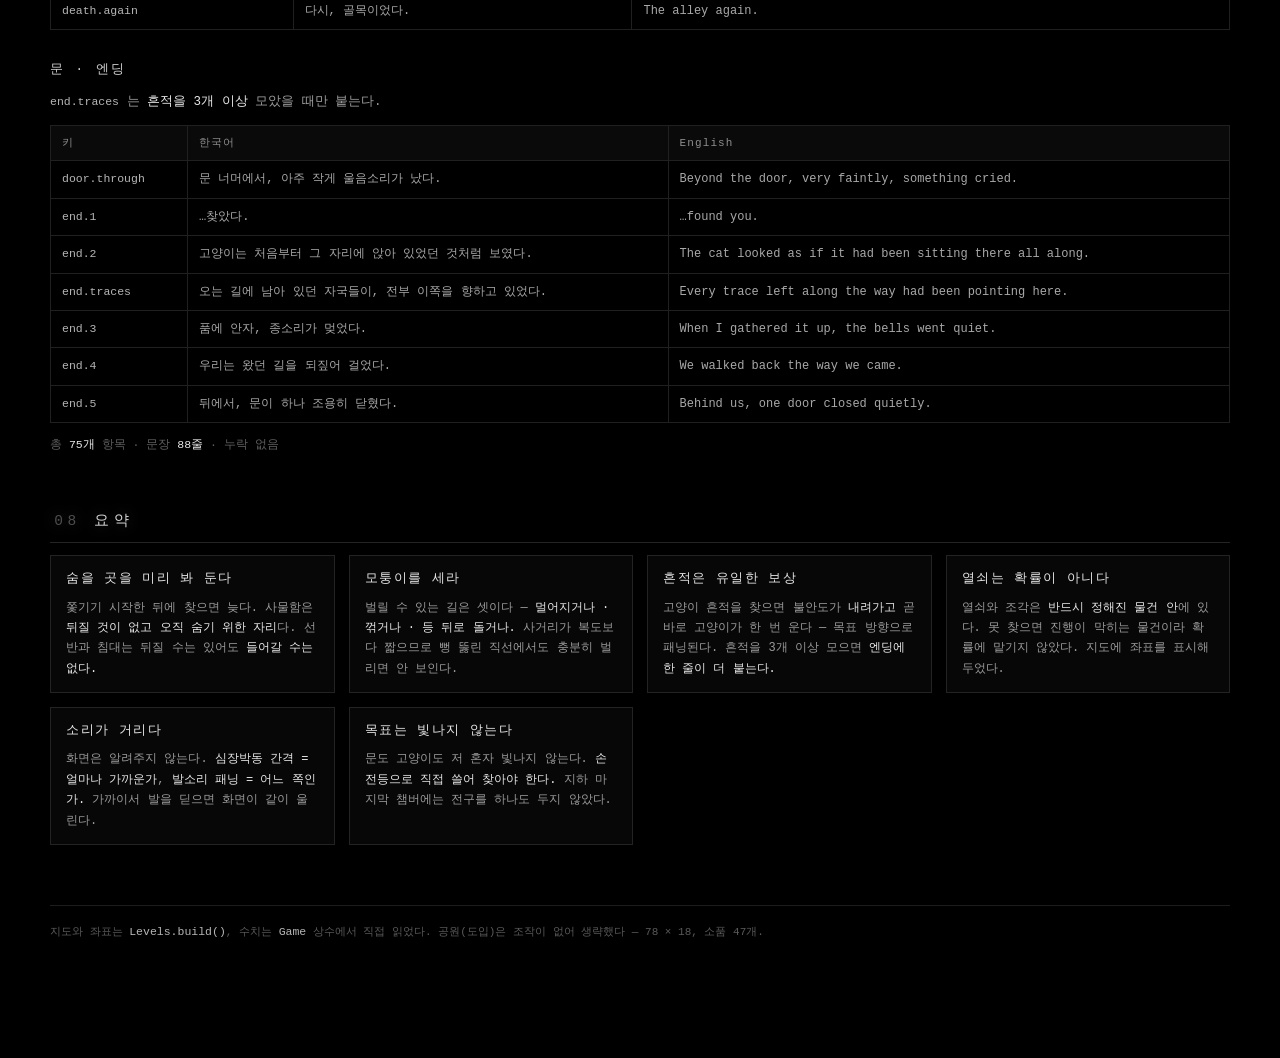
<file: spec.html>
<!doctype html>
<html lang="ko">
<head>
<meta charset="utf-8">
<meta name="viewport" content="width=device-width, initial-scale=1">
<title>고양이를 찾아서 — 공략집</title>
<style>
  * { margin: 0; padding: 0; box-sizing: border-box; }
  body {
    background: #000; color: #d4d4d4;
    font-family: "Nanum Gothic Coding", "D2Coding", "Consolas", "맑은 고딕", "Malgun Gothic", monospace;
    padding: 34px 20px 90px;
    display: flex; flex-direction: column; align-items: center;
    -webkit-font-smoothing: antialiased;
    line-height: 1.7;
  }
  .wrap { width: 100%; max-width: 1180px; }

  h1 { font-size: 19px; font-weight: 400; letter-spacing: .44em; text-indent: .44em;
       text-shadow: 0 0 24px rgba(255,255,255,.3); }
  .sub { margin-top: 9px; font-size: 11.5px; letter-spacing: .3em; color: #6a6a6a; }
  h2 { font-size: 14.5px; font-weight: 400; letter-spacing: .3em; text-indent: .3em;
       margin: 54px 0 6px; padding-bottom: 9px; border-bottom: 1px solid #242424;
       text-shadow: 0 0 16px rgba(255,255,255,.22); }
  h2 .n { color: #4e4e4e; margin-right: 14px; }
  h3 { font-size: 12.5px; font-weight: 400; letter-spacing: .2em; color: #cfcfcf; margin: 30px 0 10px; }
  p  { font-size: 12.5px; color: #9c9c9c; margin: 9px 0; }
  b  { color: #e8e8e8; font-weight: 400; }
  em { font-style: normal; color: #fff; text-shadow: 0 0 12px rgba(255,255,255,.4); }
  code { color: #b6b6b6; font-size: 11.5px; }
  a { color: #cfcfcf; }

  /* 목차 */
  .toc { margin-top: 24px; display: flex; flex-wrap: wrap; gap: 8px; }
  .toc a { text-decoration: none; border: 1px solid #262626; padding: 7px 13px;
           font-size: 11.5px; letter-spacing: .1em; color: #8a8a8a; transition: .18s; }
  .toc a:hover { color: #fff; border-color: #5c5c5c; background: #101010; }

  /* 표 */
  table { width: 100%; border-collapse: collapse; margin: 12px 0; font-size: 12px; }
  th, td { border: 1px solid #202020; padding: 8px 11px; text-align: left; vertical-align: top; }
  th { color: #8e8e8e; font-weight: 400; background: #0a0a0a; letter-spacing: .1em; font-size: 11px; }
  td { color: #a8a8a8; }
  td.k { color: #e6e6e6; white-space: nowrap; }
  tr:hover td { background: #090909; }

  /* 진행 흐름 */
  .flow { display: flex; flex-wrap: wrap; align-items: stretch; gap: 8px; margin: 16px 0; }
  .fstep { flex: 1 1 150px; border: 1px solid #242424; padding: 12px 13px; background: #070707; }
  .fstep .t { font-size: 11px; letter-spacing: .2em; color: #6e6e6e; }
  .fstep .b { font-size: 13px; color: #e4e4e4; margin-top: 5px; }
  .fstep .d { font-size: 11.5px; color: #8a8a8a; margin-top: 6px; line-height: 1.65; }
  .fstep.goal { border-color: #4a4a4a; background: #0d0d0d; }

  /* 그것 */
  .figrow { display: flex; flex-wrap: wrap; gap: 26px; align-items: flex-start; margin-top: 14px; }
  .figbox { border: 1px solid #242424; padding: 16px 18px; background: #060606; text-align: center; }
  .figbox canvas { display: block; image-rendering: pixelated; margin: 0 auto; }
  .figbox .cap { font-size: 11px; color: #7a7a7a; margin-top: 11px; letter-spacing: .12em; }

  /* 맵 */
  .mapblock { margin-top: 20px; border: 1px solid #1e1e1e; background: #040404; }
  .maphead { padding: 13px 16px; border-bottom: 1px solid #1c1c1c; display: flex;
             flex-wrap: wrap; align-items: baseline; gap: 8px 20px; }
  .maphead .ttl { font-size: 14px; letter-spacing: .3em; color: #fff; }
  .maphead .meta { font-size: 11.5px; color: #6e6e6e; }
  .maphead .quote { flex-basis: 100%; font-size: 11.5px; color: #7e7e7e; }
  .canvaswrap { padding: 12px; display: flex; justify-content: center; }
  .canvaswrap canvas { display: block; width: 100%; height: auto; image-rendering: pixelated; }
  .layers { padding: 0 16px 14px; display: flex; flex-wrap: wrap; gap: 7px; }
  .layers button { appearance: none; background: none; border: 1px solid #262626; color: #6e6e6e;
                   font: inherit; font-size: 11px; letter-spacing: .1em; padding: 6px 11px;
                   cursor: pointer; transition: .16s; }
  .layers button:hover { color: #ddd; border-color: #4e4e4e; }
  .layers button.on { color: #fff; border-color: #757575; background: #141414; }

  .tip { position: fixed; pointer-events: none; z-index: 50; border: 1px solid #4a4a4a;
         background: #000; padding: 9px 12px; font-size: 11.5px; color: #ddd;
         max-width: 300px; line-height: 1.65; opacity: 0; transition: opacity .12s;
         box-shadow: 0 0 26px rgba(0,0,0,.95); }
  .tip.on { opacity: 1; }
  .tip .h { color: #fff; letter-spacing: .1em; }
  .tip .s { color: #8e8e8e; }

  /* 범례 */
  .legend { display: flex; flex-wrap: wrap; gap: 7px 20px; padding: 0 16px 16px; font-size: 11px; color: #7a7a7a; }
  .legend span { display: flex; align-items: center; gap: 7px; }
  .legend i { width: 13px; height: 13px; display: inline-block; }

  .note { border-left: 2px solid #3a3a3a; padding: 3px 0 3px 15px; margin: 16px 0;
          color: #8e8e8e; font-size: 12px; }
  .warn { border-left-color: #8a8a8a; color: #b4b4b4; }
  .cols { display: grid; grid-template-columns: repeat(auto-fit, minmax(270px, 1fr)); gap: 14px; margin-top: 12px; }
  .card { border: 1px solid #232323; padding: 13px 15px; background: #070707; font-size: 12px; color: #9a9a9a; }
  .card .h { color: #e6e6e6; font-size: 12.5px; letter-spacing: .12em; margin-bottom: 7px; }
  .foot { margin-top: 60px; padding-top: 16px; border-top: 1px solid #1c1c1c; font-size: 11px; color: #5a5a5a; }
</style>
</head>
<body>
<div class="wrap">

  <h1>고양이를 찾아서</h1>
  <p class="sub">공 략 집 &nbsp;·&nbsp; A MONOCHROME MAZE</p>

  <p style="margin-top:18px">
    이 문서의 지도·좌표·수색 결과는 <b>게임 코드에서 직접 읽어 그린다</b>.
    <code>js/levels.js</code> 의 청사진을 그대로 빌드해서 표시하므로 문서만 따로 낡을 일이 없다.
  </p>

  <div class="toc">
    <a href="#flow">진행</a>
    <a href="#figure">그것</a>
    <a href="#search">수색</a>
    <a href="#m-alley">하나 · 골목</a>
    <a href="#m-house">둘 · 낡은 건물</a>
    <a href="#m-cellar">셋 · 지하</a>
    <a href="#tips">요약</a>
    <a href="figure.html">시야 구조 →</a>
  </div>

  <!-- ============================================================ -->
  <h2 id="flow"><span class="n">01</span>진행</h2>
  <div class="flow" id="flowbox"></div>
  <p>
    죽으면 <b>1라운드부터 다시</b> 시작한다. 불안도와 흔적도 초기화된다.
    스테이지는 건너뛸 수 없고, 잠긴 곳은 반드시 열쇠를 찾아야 열린다.
  </p>

  <!-- ============================================================ -->
  <h2 id="figure"><span class="n">02</span>그것</h2>
  <div class="figrow">
    <div class="figbox">
      <canvas id="spr-fig"></canvas>
      <div class="cap">본 체 &nbsp;17 × 32</div>
    </div>
    <div class="figbox">
      <canvas id="spr-face"></canvas>
      <div class="cap">잡 힐  때 의  얼 굴 &nbsp;33 × 25</div>
    </div>
    <div style="flex:1 1 330px;min-width:290px">
      <p style="margin-top:0">
        얼굴 하나가 아니라 <b>두 얼굴이 어긋나게 겹쳐</b> 있다. 몸은 속이 순수한 검정이고
        윤곽만 밝다. 오른쪽에는 몸통보다 훨씬 아래까지 내려오는, 팔꿈치에서 한 번 꺾인
        가늘고 긴 팔이 따로 매달려 있다.
      </p>
      <p>
        <b>가까울수록 키가 자라고</b>, 머리가 목 위에서 미끄러지듯 통째로 어긋나며,
        몸은 줄을 세 개씩 묶어 가로로 밀린다. 거리가 가까울수록 일그러짐이 커진다 —
        <b>눈으로 보는 왜곡과 귀로 듣는 거리가 같은 기준(300px)을 쓴다.</b>
      </p>
      <p>
        <em>빛을 내지 않는다.</em> 오히려 선 자리의 빛을 먹는다. 손전등을 정면으로
        비췄는데도 그 언저리만 어두워진다.
      </p>
    </div>
  </div>

  <h3>상 태</h3>
  <table id="statetbl"></table>

  <h3>나오는 자리는 전부 정해져 있다</h3>
  <p>
    확률로 튀어나오지 않는다. 시간이 지났다고 저절로 나타나지도 않는다.
    출현 경로는 <b>셋뿐</b>이고 전부 좌표로 적혀 있다 —
    <b>같은 판을 다시 하면 같은 자리에서 같은 것이 나온다.</b> 아래 지도에 전부 표시했다.
  </p>
  <table>
    <tr><th style="width:130px">경로</th><th style="width:110px">청사진</th><th>내용</th></tr>
    <tr><td class="k">서 있다</td><td><code>sentries</code></td>
        <td>판이 시작될 때부터 그 좌표에 서 있다. 빛을 내지 않으니 손전등이 닿기 전에는 보이지 않는다. <b id="waked"></b> 안에 들어가면 고개를 돌린다.</td></tr>
    <tr><td class="k">건드리면 나온다</td><td><code>triggers</code></td>
        <td>정해진 물건을 뒤지면 정해진 자리에 선다. 지도에서 <b>점선 화살표</b>로 이어 두었다.</td></tr>
    <tr><td class="k">철문을 열면</td><td><code>gateSpawn</code></td>
        <td>쇠 긁히는 소리는 멀리 간다. 3라운드에서 철문을 열면 반드시 정해진 자리에 하나 선다.</td></tr>
  </table>
  <p>
    여기에 더해, <b>2라운드부터는 상자를 잘못 열면 그 안의 것이 그대로 걸어 나온다.</b>
    어느 상자가 그런 상자인지도 좌표로 결정되므로 매판 같다 (아래 지도의 <b>공포 · 안에 서 있다</b>).
  </p>

  <h3>숨 기 — 무엇을 “봤다” 로 볼 것인가</h3>
  <p>
    그것의 눈은 <b>손전등과 같은 구조</b>다. 향한 쪽으로 부채꼴이 열리고,
    그 안에서도 <b>시선이 실제로 닿아야</b> 본다. 판정은 <em>들어가는 것을 봤느냐 아니냐, 그 한 번뿐이다.</em>
  </p>
  <table id="viewtbl"></table>
  <p>
    시선을 막는 것은 <b>벽 · 창 · 문 · 바깥</b>뿐이다. 연못은 건너편이 보이고 철망과 철문은 살 사이로 비친다.
    상자·드럼통·가로등 같은 <b>소품은 막지 않는다.</b><br>
    → <a href="figure.html">figure.html 에서 이 구조를 직접 끌어 보며 확인할 수 있다.</a>
  </p>

  <h3>들 켰 다 면</h3>
  <p>나올 수 없다. 문이 열릴 때까지 안에서 듣고 있어야 한다. 문 앞에 선 뒤로는 세 박자가 흐른다.</p>
  <table id="doortbl"></table>
  <p class="note warn">
    <b>두 번째 박자가 이 연출의 전부다.</b> 소리를 전부 걷어내고 문틈을 거의 닫는다.
    사람은 소리가 커질 때가 아니라 갑자기 사라질 때 숨을 참는다.
    그리고 <b id="jumpt"></b> 동안 얼굴이 화면을 채운다 — 게임에서 화면을 때리는 곳은 여기 한 곳뿐이다.
    쫓기다 따라잡히는 죽음은 조용히 끝난다.
  </p>

  <!-- ============================================================ -->
  <h2 id="search"><span class="n">03</span>수색</h2>
  <p>
    열어볼 수 있는 물체와, 그 안에서 나오는 것. <b>결과는 위치로 한 번 정해지고 바뀌지 않는다.</b>
    같은 곳을 다시 열어 다른 결과를 뽑을 수 없다.
  </p>
  <table id="proptbl"></table>
  <h3>결 과</h3>
  <table id="outcometbl"></table>
  <p class="note">
    <b>대부분은 비어 있다.</b> 열 때마다 뭔가 나오면 긴장이 아니라 기대가 된다.
    다만 판마다 흔적·공포의 <b>최소 개수</b>는 보장한다 — 난수에 맡기면 공포 반응이 하나도
    없는 판이 실제로 나왔다.
  </p>

  <!-- ============================================================ -->
  <div id="maps"></div>

  <!-- ============================================================ -->
  <h2 id="lines"><span class="n">07</span>대사 전문</h2>
  <p>
    게임에 나오는 <b>모든 문구</b>다. 화면에 뜨는 글자는 전부 <code>js/i18n.js</code> 한 곳에 있고,
    이 표는 그 파일을 통째로 읽어 찍는다 — 빠진 것이 있으면 맨 아래 “분류되지 않음” 에 잡힌다.
  </p>
  <p class="note">
    <code>{have}</code> <code>{need}</code> <code>{n}</code> 은 표시할 때 숫자로 바뀐다.
    가진 조각 수 / 필요한 수 / 모자란 수다. <code>{shard}</code> 는 영어 단·복수(shard·shards)다.
  </p>
  <div id="linesbox"></div>

  <!-- ============================================================ -->
  <h2 id="tips"><span class="n">08</span>요약</h2>
  <div class="cols">
    <div class="card">
      <div class="h">숨을 곳을 미리 봐 둔다</div>
      쫓기기 시작한 뒤에 찾으면 늦다. 사물함은 <b>뒤질 것이 없고 오직 숨기 위한 자리</b>다.
      선반과 침대는 뒤질 수는 있어도 <b>들어갈 수는 없다.</b>
    </div>
    <div class="card">
      <div class="h">모퉁이를 세라</div>
      벌릴 수 있는 길은 셋이다 — <b>멀어지거나 · 꺾거나 · 등 뒤로 돌거나.</b>
      사거리가 복도보다 짧으므로 뻥 뚫린 직선에서도 충분히 벌리면 안 보인다.
    </div>
    <div class="card">
      <div class="h">흔적은 유일한 보상</div>
      고양이 흔적을 찾으면 불안도가 <b>내려가고</b> 곧바로 고양이가 한 번 운다 —
      목표 방향으로 패닝된다. 흔적을 3개 이상 모으면 <b>엔딩에 한 줄이 더 붙는다.</b>
    </div>
    <div class="card">
      <div class="h">열쇠는 확률이 아니다</div>
      열쇠와 조각은 <b>반드시 정해진 물건 안</b>에 있다. 못 찾으면 진행이 막히는 물건이라
      확률에 맡기지 않았다. 지도에 좌표를 표시해 두었다.
    </div>
    <div class="card">
      <div class="h">소리가 거리다</div>
      화면은 알려주지 않는다. <b>심장박동 간격 = 얼마나 가까운가</b>,
      <b>발소리 패닝 = 어느 쪽인가.</b> 가까이서 발을 딛으면 화면이 같이 울린다.
    </div>
    <div class="card">
      <div class="h">목표는 빛나지 않는다</div>
      문도 고양이도 저 혼자 빛나지 않는다. <b>손전등으로 직접 쓸어 찾아야 한다.</b>
      지하 마지막 챔버에는 전구를 하나도 두지 않았다.
    </div>
  </div>

  <p class="foot" id="foot"></p>
</div>

<div class="tip" id="tip"></div>

<script>window.SPEC_ONLY = true;</script>
<script src="js/i18n.js"></script>
<script src="js/utils.js"></script>
<script src="js/sprites.js"></script>
<script src="js/tiles.js"></script>
<script src="js/levels.js"></script>
<script src="js/game.js"></script>
<script>
/* -------------------------------------------------------------------------
   공략집은 게임 데이터를 그대로 읽어 그린다.
     · 지도/소품/수색 결과 : Levels.build() 결과 그대로
     · 수치               : Game 객체의 상수 그대로
   그래서 밸런스를 만지면 이 문서도 같이 바뀐다. 따로 적어 두지 않는다.
------------------------------------------------------------------------- */

/* localStorage 를 건드리지 않는다 — I18N.set() 을 쓰면 플레이어가 골라 둔
   언어를 이 문서를 열었다는 이유만으로 덮어쓴다. */
I18N.lang = 'ko';

const SHADE = { '0': 0, '1': 0.20, '2': 0.40, '3': 0.62, '4': 0.84, '5': 1 };
const grey = v => { const c = Math.round(v * 255); return 'rgb(' + c + ',' + c + ',' + c + ')'; };

/* ---------------- 스프라이트 ----------------
   스프라이트 하나가 없다고 문서 전체가 빈 화면이 되면 안 된다.
   그림은 곁가지고 지도와 표가 본체다 — 없으면 자리만 비워 두고 넘어간다. */
function paintSprite(cv, data, s) {
  if (!Array.isArray(data) || !data.length) {
    cv.width = 120; cv.height = 60;
    const g = cv.getContext('2d');
    g.fillStyle = '#0a0a0a'; g.fillRect(0, 0, 120, 60);
    g.strokeStyle = '#2e2e2e'; g.strokeRect(.5, .5, 119, 59);
    g.fillStyle = '#6a6a6a'; g.font = '10px monospace'; g.textAlign = 'center';
    g.fillText('스프라이트 없음', 60, 34);
    return;
  }
  const w = data[0].length, h = data.length;
  cv.width = w * s; cv.height = h * s;
  cv.style.width = (w * s) + 'px';
  const g = cv.getContext('2d');
  g.fillStyle = '#000'; g.fillRect(0, 0, cv.width, cv.height);
  for (let y = 0; y < h; y++)
    for (let x = 0; x < w; x++) {
      const c = data[y][x];
      if (c === '.' || SHADE[c] === undefined) continue;
      g.fillStyle = grey(SHADE[c]);
      g.fillRect(x * s, y * s, s, s);
    }
}
const figCv = document.getElementById('spr-fig');
let fi = 0;
const drawFig = () => paintSprite(figCv, SPR.FIGURE_FRAMES[fi % SPR.FIGURE_FRAMES.length], 5);
drawFig();
paintSprite(document.getElementById('spr-face'), SPR.FACE, 4);

/* 얼굴이 지지직거리는 것을 그대로 보여준다. 다만 읽는 문서라 화면 밖으로
   나가면 멈춘다 — 12,000px 짜리 문서에서 계속 다시 그릴 이유가 없다. */
let figTimer = null;
if (SPR.FIGURE_FRAMES && 'IntersectionObserver' in window) {
  new IntersectionObserver(es => {
    const on = es[0].isIntersecting;
    if (on && !figTimer) figTimer = setInterval(() => { fi++; drawFig(); }, 130);
    else if (!on && figTimer) { clearInterval(figTimer); figTimer = null; }
  }).observe(figCv);
}

/* ---------------- 표 ---------------- */
const T = (rows) => rows.map(r =>
  '<tr>' + r.map((c, i) => (r.head ? '<th>' : (i === 0 ? '<td class="k">' : '<td>')) + c +
  (r.head ? '</th>' : '</td>')).join('') + '</tr>').join('');
const head = arr => { arr.head = true; return arr; };

document.getElementById('statetbl').innerHTML = T([
  head(['상태', '언제', '행동']),
  ['서 있다', '1라운드(골목)', '움직이지 않고 <b>바라보기만</b> 한다. 46px 안으로 다가가면 사라진다. 응시 3.4초.'],
  ['쫓아온다', '2라운드부터', '주인공 속도의 <b>' + Game.FIG_SPEED + '배</b>(초당 ' +
    Math.round(Game.SPEED * Game.FIG_SPEED) + 'px). 쉬지 않는다. <b>' + Game.CATCH_D + 'px</b> 안에 들면 잡힌다.'],
  ['상자 안', '공포 상자를 열었을 때', '2라운드부터는 잠시 뒤 <b>상자 밖으로 걸어 나와</b> 추격으로 바뀐다. 1라운드에서는 한 번 보여주고 사라진다.'],
  ['서성인다', '못 보고 놓쳤을 때', '마지막으로 본 자리 언저리를 <b>' + Game.PROWL_T + '초</b> 돌아다니다 사라진다. 여기서는 무슨 짓을 해도 못 찾는다.'],
  ['다가온다', '숨은 것을 봤을 때', '평소의 <b>' + Game.CREEP_SPEED + '배</b>로 아주 느리게. 서두르지 않는다 — 어디로 들어갔는지 알고 있으니까.'],
  ['포기한다', '멀어졌을 때', '<b>' + Game.GIVEUP_D + 'px</b> 떨어진 채로 2.5초를 버티면 사라진다. 속도차가 초당 ' +
    Math.round(Game.SPEED - Game.SPEED * Game.FIG_SPEED) + 'px 뿐이라 이보다 크게 잡으면 맵 안에서 따돌릴 수 없다.']
]);

document.getElementById('viewtbl').innerHTML = T([
  head(['조건', '결과']),
  ['부채꼴 밖', '<b>못 본다.</b> 아무리 가까워도. 등 뒤 한 칸도 사각이다. (정면 기준 좌우 <b>' +
    Game.FIG_FOV + '°</b> — ' + (Game.FIG_FOV * 2) + '도 부채꼴)'],
  ['구조물이 가로막음', '<b>못 본다.</b> 부채꼴 안이어도. 모퉁이를 꺾는 것이 곧 숨는 것이다.'],
  ['사거리 밖', '<b>못 본다.</b> 어두워서 보이지 않는다. (<b>' + Game.FIG_VIEW_D + 'px</b> · 약 ' +
    (Game.FIG_VIEW_D / 16).toFixed(1) + '칸)'],
  ['위 셋에 걸리지 않음', '<b>본다.</b> 숨은 자리로 곧장 걸어온다.']
]);

document.getElementById('doortbl').innerHTML = T([
  head(['박자', '길이', '화면', '소리']),
  ['긁는다', Game.DOOR_SCRATCH + '초', '명멸이 가장 빠르고 깊다. 문틈이 0.21 → 0.13 으로 좁아진다', '손톱이 문 바깥면을 불규칙하게 긁는다'],
  ['정 적', Game.DOOR_HUSH + '초', '명멸이 멎는다. 문틈 0.05 — 거의 아무것도 안 보인다', '<b>전부 걷어낸다.</b> 완전한 무음'],
  ['손잡이', Game.DOOR_KNOB + '초', '그대로', '정적 속에서 딸깍 한 번']
]);
document.getElementById('waked').textContent = Game.WAKE_D + 'px';
document.getElementById('jumpt').textContent = Game.JUMP_T + '초';

/* 소품 종류 */
const PROP_KO = {
  lamp: '가로등', tree: '나무', bench: '벤치', bush: '덤불', rock: '바위',
  bin: '쓰레기통', drum: '드럼통', crate: '나무상자', pallet: '팔레트', sign: '간판',
  bed: '침대', cabinet: '옷장', chair: '의자', plant: '화분', table: '탁자',
  shelf: '선반', barrel: '드럼통', locker: '사물함', stairs: '계단', bulb: '전구',
  boiler: '보일러', pipeV: '배관', pipeH: '배관', puddle: '물웅덩이'
};
const ALL = [...new Set([...Levels.SEARCHABLE, ...Levels.CONTAINER])].sort();
document.getElementById('proptbl').innerHTML = T([
  head(['물체', '뒤질 수 있나', '숨을 수 있나', '뚜껑이 열리나']),
  ...ALL.map(n => [
    PROP_KO[n] + ' <code>' + n + '</code>',
    Levels.SEARCHABLE.has(n) ? '<b>○</b>' : '×',
    Levels.CONTAINER.has(n) ? '<b>○</b>' : '×',
    Levels.OPENABLE.has(n) ? '○ <span style="color:#6a6a6a">— 뒤진 뒤 속이 비어 보인다</span>' : '×'
  ])
]);

const OUT_KO = {
  empty: ['빈 것',   '아무 일도 없다.'],
  trace: ['고양이 흔적', '불안도가 <b>내려가고</b>, 곧바로 고양이가 한 번 운다 — 목표 방향으로 패닝된다.'],
  noise: ['소리',    '불안도가 조금 오른다. 쥐가 지나가거나 안쪽에서 무언가 무너진다. <b>실제로 나타나지는 않는다.</b>'],
  dread: ['공포',    '불안도가 <b>크게</b> 오른다. 다섯 가지 중 좌표로 정해진 하나가 일어난다.'],
  key:   ['열쇠 · 조각', '잠긴 곳을 여는 물건. <b>반드시 여기서 나온다.</b>']
};
document.getElementById('outcometbl').innerHTML = T([
  head(['결과', '기본 확률', '벌어지는 일']),
  ['빈 것', '55%', OUT_KO.empty[1]],
  ['소리', '16%', OUT_KO.noise[1]],
  ['공포', '15%', OUT_KO.dread[1]],
  ['고양이 흔적', '14%', OUT_KO.trace[1]],
  ['열쇠 · 조각', '고정', OUT_KO.key[1]]
]);

/* 공포 상자가 무엇을 일으키는가 — game.js dreadEvent() 와 같은 식 */
const DREAD_KINDS = ['figure', 'torch', 'bell', 'deep', 'behind'];
const DREAD_KO = {
  figure: ['안에 서 있다', '<b>그것이 상자 안에 있다.</b> 2라운드부터는 걸어 나와 추격이 시작된다.'],
  torch:  ['손전등이 꺼진다', '2.1초 동안 시야가 거의 사라졌다가 깜빡이며 돌아온다.'],
  bell:   ['귀 옆에서 종',   '잔향 없이 바로 옆에서 울린다. 소리뿐이다.'],
  deep:   ['깊이가 이상하다', '스팅 음. 소리뿐이다.'],
  behind: ['뒤에서 문이 닫힌다', '방금 지나온 곳에서 소리가 난다. 소리뿐이다.']
};
const dreadKindOf = pr => DREAD_KINDS[(pr.tx * 7 + pr.ty * 13) % DREAD_KINDS.length];

/* ---------------- 진행 흐름 ---------------- */
/* STAGES 는 game.js 가 선언해 둔 것을 그대로 쓴다 — 순서를 두 곳에 적지 않는다 */
const MAPS = STAGES.map(n => Levels.build(n));
const PARK = Levels.build('park');

document.getElementById('flowbox').innerHTML = [
  { t: '00', b: '공원', d: '도입 연출. 조작 없음. <code>SPACE</code> 로 건너뛴다.' },
  ...MAPS.map((m, i) => ({
    t: '0' + (i + 1), b: m.title.replace(/\s+/g, ' '),
    d: (m.lock
        ? '<b>' + (m.lock.kind === 'key' ? '열쇠 1개' : '조각 3개') + '</b> 를 찾아야 목표가 열린다. '
        : '') +
       '목표 : ' + (m.goal.type === 'door' ? '문' : '<b>고양이</b>') +
       ' (' + m.goal.tx + ', ' + m.goal.ty + ')'
  })),
  { t: '★', b: '엔딩', d: '고양이를 부르면 끝난다. 흔적을 3개 이상 모았다면 한 줄이 더 붙는다.', goal: 1 }
].map(s => '<div class="fstep' + (s.goal ? ' goal' : '') + '">' +
  '<div class="t">' + s.t + '</div><div class="b">' + s.b + '</div><div class="d">' + s.d + '</div></div>').join('');

/* =================================================================
   지도
================================================================= */
/* 걸을 수 있는 칸(walk)에는 옅은 격자를 깐다. 게임 화면에서는 어둠이 핵심이지만
   지도에서는 길이 어디로 이어지는지가 먼저 읽혀야 한다 — 새까맣게 두면
   벽 덩어리만 보이고 정작 다니는 길이 배경처럼 보인다. */
const TILE_STYLE = {
  0: null,                                             // void — 검정
  1: { fill: '#161616', line: '#2e2e2e', hatch: 1 },   // wall
  2: { fill: '#0b0b0b', walk: 1 },                     // floor
  3: { fill: '#0c100c', walk: 1, speck: 1 },           // grass
  4: { fill: '#081016', wave: 1 },                     // water
  5: { fill: '#141414' },                              // curb
  6: { fill: '#0a0a0a', bars: 1 },                     // fence
  7: { fill: '#c8c8c8' },                              // door
  8: { fill: '#1c1c22', win: 1 },                      // window
  9: { fill: '#101018', bars: 1, gate: 1 },            // gate
  10:{ fill: '#0b0b0b', walk: 1 }                      // gateOpen
};

/* 표시할 것들. 켜고 끌 수 있다. */
const LAYERS = [
  { id: 'route',  label: '시작 · 목표', on: true },
  { id: 'key',    label: '열쇠 · 조각', on: true },
  { id: 'search', label: '수색 결과',   on: true },
  { id: 'hide',   label: '숨을 자리',   on: true },
  { id: 'fig',    label: '그것',        on: true }
];

const MARK = {
  key:    { c: '#ffffff', r: 6 },
  trace:  { c: '#e2e2e2', r: 5 },
  dread:  { c: '#c0c0c0', r: 5 },
  noise:  { c: '#8a8a8a', r: 4 },
  empty:  { c: '#4a4a4a', r: 3 },
  hide:   { c: '#7e7e7e', r: 5 },
  fig:    { c: '#ffffff', r: 6 },
  start:  { c: '#ffffff', r: 7 },
  goal:   { c: '#ffffff', r: 8 }
};

function buildMapBlock(map, idx) {
  const id = 'm-' + map.name;
  const wrap = document.createElement('div');
  wrap.innerHTML =
    '<h2 id="' + id + '"><span class="n">0' + (idx + 4) + '</span>' + map.title.replace(/\s+/g, ' ') + '</h2>' +
    '<div class="mapblock">' +
      '<div class="maphead">' +
        '<span class="ttl">' + map.W + ' × ' + map.H + '</span>' +
        '<span class="meta">시작 (' + (map.start.x / map.T | 0) + ', ' + (map.start.y / map.T | 0) + ')' +
          ' &nbsp;·&nbsp; 목표 ' + (map.goal.type === 'door' ? '문' : '고양이') +
          ' (' + map.goal.tx + ', ' + map.goal.ty + ')' +
          ' &nbsp;·&nbsp; 수색 대상 ' + map.searchTotal + '개' +
          (map.lock ? ' &nbsp;·&nbsp; 잠김 ' + map.lock.need + '개' : '') + '</span>' +
        '<span class="quote">' + map.lines.join(' ') + '</span>' +
      '</div>' +
      '<div class="canvaswrap"><canvas></canvas></div>' +
      '<div class="layers"></div>' +
      '<div class="legend"></div>' +
    '</div>' +
    '<div class="detail"></div>';

  const cv = wrap.querySelector('canvas');
  const layerBox = wrap.querySelector('.layers');
  const state = {};
  for (const L of LAYERS) state[L.id] = L.on;

  for (const L of LAYERS) {
    const b = document.createElement('button');
    b.textContent = L.label;
    b.className = state[L.id] ? 'on' : '';
    b.onclick = () => { state[L.id] = !state[L.id]; b.className = state[L.id] ? 'on' : ''; render(); };
    layerBox.appendChild(b);
  }

  wrap.querySelector('.legend').innerHTML = [
    ['#0b0b0b;border:1px solid #262626', '길 — 걸을 수 있다'],
    ['#161616;border:1px solid #3a3a3a', '벽 · 건물 — 시선을 막는다'],
    ['#081016;border:1px solid #1c2c36', '물 — 못 건너지만 보인다'],
    ['#0a0a0a;border:1px solid #3a3a3a', '철망 · 철문 — 살 사이로 보인다'],
    ['#c8c8c8', '문'],
    [MARK.key.c, '열쇠 · 조각'],
    [MARK.trace.c, '고양이 흔적'],
    [MARK.dread.c, '공포'],
    [MARK.noise.c, '소리'],
    [MARK.empty.c, '빈 것'],
    [MARK.hide.c, '숨을 자리'],
    ['#ffffff', '그것 — 서는 자리']
  ].map(([c, t]) => '<span><i style="background:' + c + '"></i>' + t + '</span>').join('');

  /* --- 그리기 --- */
  const S = 18;                       // 칸당 픽셀
  cv.width = map.W * S; cv.height = map.H * S;
  wrap.querySelector('.canvaswrap').style.maxWidth =
    Math.round(64 * (map.W / map.H)) + 'vh';
  const g = cv.getContext('2d');
  let hits = [];

  function tiles() {
    for (let ty = 0; ty < map.H; ty++)
      for (let tx = 0; tx < map.W; tx++) {
        const st = TILE_STYLE[map.grid[ty][tx]];
        const x = tx * S, y = ty * S;
        if (!st) { g.fillStyle = '#000'; g.fillRect(x, y, S, S); continue; }
        g.fillStyle = st.fill; g.fillRect(x, y, S, S);
        if (st.walk) {
          g.strokeStyle = '#181818'; g.lineWidth = 1;
          g.strokeRect(x + .5, y + .5, S - 1, S - 1);
        }
        if (st.hatch) {
          g.fillStyle = '#242424';
          for (let i = 3; i < S; i += 6) g.fillRect(x + 1, y + i, S - 2, 1);
          g.strokeStyle = st.line; g.lineWidth = 1;
          g.strokeRect(x + .5, y + .5, S - 1, S - 1);
        }
        if (st.speck) { g.fillStyle = '#182018';
          for (let i = 0; i < 5; i++) g.fillRect(x + ((tx * 7 + i * 5) % S), y + ((ty * 11 + i * 3) % S), 1, 1); }
        if (st.wave) { g.fillStyle = '#1c2c36';
          for (let i = 3; i < S; i += 6) g.fillRect(x + 2, y + i, S - 4, 1); }
        if (st.bars) { g.fillStyle = st.gate ? '#5a5a6a' : '#2a2a2a';
          for (let i = 2; i < S; i += 4) g.fillRect(x + i, y + 1, 1, S - 2); }
        if (st.win) { g.fillStyle = '#33333e'; g.fillRect(x + 3, y + 3, S - 6, S - 6); }
      }
  }

  const cx = t => t * S + S / 2;

  function diamond(x, y, r, fill, stroke) {
    g.beginPath(); g.moveTo(x, y - r); g.lineTo(x + r, y); g.lineTo(x, y + r); g.lineTo(x - r, y);
    g.closePath();
    if (fill) { g.fillStyle = fill; g.fill(); }
    if (stroke) { g.strokeStyle = stroke; g.lineWidth = 1.5; g.stroke(); }
  }
  function ring(x, y, r, c, lw) {
    g.beginPath(); g.arc(x, y, r, 0, 7);
    g.fillStyle = '#000'; g.fill();
    g.strokeStyle = c; g.lineWidth = lw || 1.5; g.stroke();
  }
  function label(x, y, txt, c) {
    g.font = '8px Consolas, monospace'; g.textAlign = 'center';
    const w = g.measureText(txt).width + 7;
    g.fillStyle = 'rgba(0,0,0,.88)'; g.fillRect(x - w / 2, y - 8, w, 11);
    g.fillStyle = c; g.fillText(txt, x, y);
    g.textAlign = 'left';
  }

  function render() {
    g.fillStyle = '#000'; g.fillRect(0, 0, cv.width, cv.height);
    tiles();
    hits = [];
    const add = (tx, ty, title, body) => hits.push({ x: cx(tx), y: cx(ty), title, body });

    /* 트리거 화살표 — 무엇을 건드리면 어디에 서는가 */
    if (state.fig) {
      g.setLineDash([4, 4]); g.lineWidth = 1;
      for (const [k, spot] of map.triggers) {
        const [px, py] = k.split(',').map(Number);
        g.strokeStyle = 'rgba(255,255,255,.42)';
        g.beginPath(); g.moveTo(cx(px), cx(py)); g.lineTo(spot.x, spot.y - S / 2 + 2); g.stroke();
      }
      g.setLineDash([]);
    }

    /* 수색 대상 */
    if (state.search || state.key) {
      for (const pr of map.props) {
        if (!pr.searchable) continue;
        const isKey = pr.outcome === 'key';
        if (isKey ? !state.key : !state.search) continue;
        const m = MARK[pr.outcome] || MARK.empty;
        const x = cx(pr.tx), y = cx(pr.ty);
        if (isKey) {
          diamond(x, y, 7, '#fff', null);
          diamond(x, y, 11, null, 'rgba(255,255,255,.5)');
        } else if (pr.outcome === 'dread') {
          ring(x, y, m.r, m.c);
          g.strokeStyle = m.c; g.lineWidth = 1.4;
          g.beginPath();
          g.moveTo(x - 3, y - 3); g.lineTo(x + 3, y + 3);
          g.moveTo(x + 3, y - 3); g.lineTo(x - 3, y + 3); g.stroke();
        } else if (pr.outcome === 'trace') {
          ring(x, y, m.r, m.c, 2);
          g.fillStyle = m.c; g.fillRect(x - 1, y - 1, 2, 2);
        } else {
          ring(x, y, m.r, m.c, 1.2);
        }
        const kind = pr.outcome === 'dread' ? dreadKindOf(pr) : null;
        const trig = map.triggers.get(pr.tx + ',' + pr.ty);
        add(pr.tx, pr.ty,
          PROP_KO[pr.n] + ' (' + pr.tx + ', ' + pr.ty + ')',
          '<span class="s">' + OUT_KO[pr.outcome][0] + '</span><br>' +
          (kind ? '<b>' + DREAD_KO[kind][0] + '</b> — ' + DREAD_KO[kind][1] + '<br>' : '') +
          (pr.outcome !== 'key' && pr.outcome !== 'dread'
            ? '<span class="s">“' + Levels.flavor(pr.outcome, pr.flavorIdx) + '”</span><br>' : '') +
          (trig ? '<b>건드리면 그것이 (' + trig.tx + ', ' + trig.ty + ') 에 선다.</b><br>' : '') +
          (Levels.CONTAINER.has(pr.n) ? '<span class="s">여기에 숨을 수 있다.</span>' : ''));
      }
    }

    /* 숨을 자리 (뒤질 것이 없는 사물함 포함) */
    if (state.hide) {
      for (const pr of map.props) {
        if (!Levels.CONTAINER.has(pr.n)) continue;
        if (pr.searchable) continue;               // 위에서 이미 그렸다
        const x = cx(pr.tx), y = cx(pr.ty);
        g.strokeStyle = MARK.hide.c; g.lineWidth = 1.6;
        g.strokeRect(x - 5, y - 6, 10, 12);
        g.beginPath(); g.moveTo(x - 5, y - 1); g.lineTo(x + 5, y - 1); g.stroke();
        add(pr.tx, pr.ty, PROP_KO[pr.n] + ' (' + pr.tx + ', ' + pr.ty + ')',
          '<span class="s">뒤질 것은 없다. <b>오직 숨기 위한 자리</b>다.</span>');
      }
    }

    /* 그것 */
    if (state.fig) {
      const figMark = (px, py, txt, body) => {
        ring(px, py, MARK.fig.r, '#fff', 2);
        g.fillStyle = '#fff'; g.fillRect(px - 1, py - 3, 2, 2);
        label(px, py - 11, txt, '#fff');
        hits.push({ x: px, y: py, title: '그것', body });
      };
      for (const s of map.sentries)
        figMark(s.x, s.y - S / 2 + 2, '서 있다',
          '판이 시작될 때부터 여기 서 있다. <b>' + Game.WAKE_D + 'px</b> 안에 들어가면 고개를 돌린다.');
      for (const [k, spot] of map.triggers) {
        const [px, py] = k.split(',').map(Number);
        figMark(spot.x, spot.y - S / 2 + 2, '나타난다',
          '(' + px + ', ' + py + ') 의 물건을 뒤지면 <b>여기에 선다.</b>');
      }
      if (map.gateSpawn)
        figMark(map.gateSpawn.x, map.gateSpawn.y - S / 2 + 2, '철문',
          '철문을 열면 <b>반드시 여기에 하나 선다.</b> 쇠 긁히는 소리는 멀리 간다.');
    }

    /* 시작 · 목표 · 철문 */
    if (state.route) {
      const sx = map.start.x, sy = map.start.y;
      ring(sx, sy, MARK.start.r, '#fff', 2);
      label(sx, sy - 12, '시작', '#fff');
      hits.push({ x: sx, y: sy, title: '시작 지점', body: '여기서 출발한다.' });

      const G = map.goal;
      const gx = cx(G.tx), gy = cx(G.ty);
      g.strokeStyle = '#fff'; g.lineWidth = 2;
      g.strokeRect(gx - 9, gy - 9, 18, 18);
      g.strokeStyle = 'rgba(255,255,255,.45)'; g.lineWidth = 1;
      g.strokeRect(gx - 13, gy - 13, 26, 26);
      label(gx, gy - 17, G.type === 'door' ? '목표 · 문' : '목표 · 고양이', '#fff');
      hits.push({ x: gx, y: gy, title: G.type === 'door' ? '목표 — 문' : '목표 — 고양이',
        body: map.lock
          ? '<b>' + (map.lock.kind === 'key' ? '열쇠' : '조각 3개') + '</b> 가 없으면 열리지 않는다.'
          : '바로 열린다.' });

      if (map.gate) {
        g.strokeStyle = '#fff'; g.lineWidth = 2;
        for (const [tx, ty] of map.gate.tiles) g.strokeRect(tx * S + 1, ty * S + 1, S - 2, S - 2);
        label(map.gate.x, map.gate.y - 14, '철문 · 자물쇠 3', '#fff');
        hits.push({ x: map.gate.x, y: map.gate.y, title: '철문',
          body: '<b>조각 3개</b>를 모두 모아야 열린다. 여는 순간 정해진 자리에 그것이 선다.' });
      }
    }
  }

  /* --- 마우스를 올리면 상세 --- */
  const tip = document.getElementById('tip');
  cv.addEventListener('mousemove', e => {
    const b = cv.getBoundingClientRect();
    const mx = (e.clientX - b.left) / b.width * cv.width;
    const my = (e.clientY - b.top) / b.height * cv.height;
    let best = null, bd = 16;
    for (const h of hits) { const d = Math.hypot(h.x - mx, h.y - my); if (d < bd) { bd = d; best = h; } }
    if (!best) { tip.className = 'tip'; return; }
    tip.innerHTML = '<div class="h">' + best.title + '</div>' + best.body;
    tip.className = 'tip on';
    tip.style.left = Math.min(innerWidth - 320, e.clientX + 16) + 'px';
    tip.style.top = (e.clientY + 16) + 'px';
  });
  cv.addEventListener('mouseleave', () => { tip.className = 'tip'; });

  render();

  /* --- 이 판의 목록 --- */
  const searchables = map.props.filter(p => p.searchable);
  const keys = searchables.filter(p => p.outcome === 'key');
  const traces = searchables.filter(p => p.outcome === 'trace');
  const dreads = searchables.filter(p => p.outcome === 'dread');
  const hides = map.props.filter(p => Levels.CONTAINER.has(p.n));
  const pos = p => '(' + p.tx + ', ' + p.ty + ')';

  const rows = [head(['무엇', '개수', '좌표'])];
  if (keys.length) rows.push(['<b>열쇠 · 조각</b>', keys.length,
    keys.map(p => PROP_KO[p.n] + ' ' + pos(p)).join(' · ')]);
  rows.push(['고양이 흔적', traces.length, traces.map(p => PROP_KO[p.n] + ' ' + pos(p)).join(' · ') || '—']);
  rows.push(['공포', dreads.length,
    dreads.map(p => PROP_KO[p.n] + ' ' + pos(p) + ' <span style="color:#7a7a7a">' +
      DREAD_KO[dreadKindOf(p)][0] + '</span>').join(' · ') || '—']);
  rows.push(['숨을 자리', hides.length, hides.map(p => PROP_KO[p.n] + ' ' + pos(p)).join(' · ')]);
  rows.push(['그것 — 서 있다', map.sentries.length,
    map.sentries.map(s => '(' + (s.x / map.T | 0) + ', ' + (s.y / map.T | 0) + ')').join(' · ') || '—']);
  rows.push(['그것 — 건드리면', map.triggers.size,
    [...map.triggers].map(([k, v]) => k.replace(',', ', ') + ' → (' + v.tx + ', ' + v.ty + ')')
      .map(s => '(' + s + ')').join(' · ') || '—']);

  wrap.querySelector('.detail').innerHTML = '<table>' + T(rows) + '</table>';
  return wrap;
}

const host = document.getElementById('maps');
MAPS.forEach((m, i) => host.appendChild(buildMapBlock(m, i)));

/* =================================================================
   대사 전문
     STRINGS 를 통째로 훑어 찍는다. 손으로 옮겨 적지 않는다 —
     옮겨 적으면 문장을 고칠 때마다 이 문서가 조용히 틀려진다.
     아래 분류에 걸리지 않은 키는 마지막에 따로 모아 드러낸다.
================================================================= */
const TEXT_GROUPS = [
  ['타이틀 · 화면', '게임을 켜면 처음 보이는 것들.', [
    'game.title', 'game.titleSpaced', 'game.sub', 'game.end', 'doc.title',
    'title.lang', 'title.startKey', 'title.startTouch',
    'title.ctrlKeys', 'title.ctrlTouch', 'title.sound', 'rotate']],

  ['조작 안내', '판이 시작될 때 잠깐 떴다 사라진다.', [
    'hint.skipKey', 'hint.skipTouch', 'hint.moveKeys', 'hint.moveTouch',
    'hint.restartKey', 'hint.restartTouch']],

  ['도입 — 공원', '순서대로 나온다. <code>SPACE</code> 로 건너뛸 수 있다.', [
    'intro.1', 'intro.2', 'intro.3', 'intro.4', 'intro.5', 'intro.6']],

  ['스테이지 도입', '판이 시작되고 1.7초 뒤에 나온다. 잠긴 판에는 마지막 한 줄이 더 붙는다.', [
    'level.alley.title', 'level.alley.lines',
    'level.house.title', 'level.house.lines',
    'level.cellar.title', 'level.cellar.lines',
    'lock.key', 'lock.shard']],

  ['상호작용 힌트', '대상에 가까이 가면 화면 아래에 뜬다.', [
    'hint.hide', 'hint.hideNow', 'hint.exitHide',
    'hint.door', 'hint.cat', 'hint.doorLocked',
    'hint.gateOpen', 'hint.gateLocked']],

  ['수색 동작', '무엇을 뒤지는지에 따라 힌트가 바뀐다. 앞에 <code>E — </code> 가 붙는다.', [
    'verb.cabinet', 'verb.bed', 'verb.shelf', 'verb.bin', 'verb.drum', 'verb.crate']],

  ['수색 결과 — 빈 것', '<b>가장 많이 보게 되는 문장이다.</b> 어느 것이 나올지는 물건의 좌표로 정해진다.', [
    'flavor.empty']],
  ['수색 결과 — 고양이 흔적', '유일한 보상. 이 문장이 뜨면 곧바로 고양이가 한 번 운다.', [
    'flavor.trace']],
  ['수색 결과 — 소리', '놀라기는 하되 <b>실제로 나타나지는 않는다.</b>', [
    'flavor.noise']],

  ['공포', '잘못 연 쪽. 다섯 중 무엇이 나올지는 좌표로 정해진다.', [
    'dread.figure', 'dread.torch', 'dread.bell', 'dread.deep', 'dread.behind']],

  ['열쇠 · 철문', '', [
    'key.take', 'key.shard', 'key.last', 'gate.rattle', 'gate.opened', 'door.rattle']],

  ['그것', '', ['fig.wake', 'fig.outOfBox', 'fig.sawMe', 'fig.atDoor', 'hide.enter']],

  ['죽음', '<code>found</code> 는 숨은 문이 열린 쪽, <code>caught</code> 는 쫓기다 잡힌 쪽이다.', [
    'death.found', 'death.caught', 'death.again']],

  ['문 · 엔딩', '<code>end.traces</code> 는 <b>흔적을 3개 이상</b> 모았을 때만 붙는다.', [
    'door.through', 'end.1', 'end.2', 'end.traces', 'end.3', 'end.4', 'end.5']]
];

const esc = s => String(s).replace(/&/g, '&amp;').replace(/</g, '&lt;').replace(/>/g, '&gt;');
const META = ['_name', '_speed'];

function lineRows(key) {
  const ko = STRINGS.ko[key], en = STRINGS.en[key];
  if (Array.isArray(ko)) {
    return ko.map((v, i) => [
      '<code>' + key + '</code> <span style="color:#5e5e5e">[' + i + ']</span>',
      esc(v), esc(en[i])
    ]);
  }
  return [['<code>' + key + '</code>', esc(ko), esc(en)]];
}

const used = new Set(META);
let linesHtml = '';
for (const [title, desc, keys] of TEXT_GROUPS) {
  const rows = [head(['키', '한국어', 'English'])];
  for (const k of keys) {
    if (STRINGS.ko[k] === undefined) { rows.push(['<code>' + k + '</code>', '<b>— 없는 키 —</b>', '']); continue; }
    used.add(k);
    for (const r of lineRows(k)) rows.push(r);
  }
  linesHtml += '<h3>' + title + '</h3>' +
    (desc ? '<p style="margin-top:2px">' + desc + '</p>' : '') +
    '<table>' + T(rows) + '</table>';
}

/* 어느 분류에도 안 들어간 것 — 문장을 추가하고 여기 못 넣으면 여기서 드러난다 */
const left = Object.keys(STRINGS.ko).filter(k => !used.has(k));
if (left.length) {
  const rows = [head(['키', '한국어', 'English'])];
  for (const k of left) for (const r of lineRows(k)) rows.push(r);
  linesHtml += '<h3>분류되지 않음</h3>' +
    '<p style="margin-top:2px" class="note warn">이 문서의 분류에 아직 안 들어간 문장이다. ' +
    'spec.html 의 <code>TEXT_GROUPS</code> 에 넣어야 한다.</p>' +
    '<table>' + T(rows) + '</table>';
}

linesHtml += '<p style="color:#5e5e5e;font-size:11.5px">' +
  '총 <b>' + Object.keys(STRINGS.ko).filter(k => !META.includes(k)).length + '개</b> 항목 · ' +
  '문장 <b>' + Object.keys(STRINGS.ko).filter(k => !META.includes(k))
    .reduce((n, k) => n + (Array.isArray(STRINGS.ko[k]) ? STRINGS.ko[k].length : 1), 0) + '줄</b>' +
  (left.length ? ' · <b style="color:#fff">분류 누락 ' + left.length + '개</b>' : ' · 누락 없음') +
  '</p>';

document.getElementById('linesbox').innerHTML = linesHtml;

document.getElementById('foot').innerHTML =
  '지도와 좌표는 <code>Levels.build()</code>, 수치는 <code>Game</code> 상수에서 직접 읽었다. ' +
  '공원(도입)은 조작이 없어 생략했다 — ' + PARK.W + ' × ' + PARK.H + ', 소품 ' + PARK.props.length + '개.';
</script>
</body>
</html>
</file>
<file: css/style.css>
* { margin: 0; padding: 0; box-sizing: border-box; }

html, body {
  width: 100%;
  height: 100%;
  background: #000;
  overflow: hidden;
  color: #fff;
  font-family: "Nanum Gothic Coding", "D2Coding", "Consolas", "맑은 고딕", "Malgun Gothic", monospace;
  cursor: none;
}

/* 모바일 : 스크롤 바운스 · 핀치 확대 · 더블탭 확대 · 탭 하이라이트를 모두 끈다 */
body {
  position: fixed;
  inset: 0;
  touch-action: none;
  overscroll-behavior: none;
  -webkit-user-select: none;
  user-select: none;
  -webkit-tap-highlight-color: transparent;
  -webkit-touch-callout: none;
}

/* 조작 안내는 입력 방식에 따라 한쪽만 보인다 */
.t { display: none; }
body.touch .k { display: none; }
body.touch .t { display: inline; }

#stage {
  position: absolute;
  inset: 0;
  display: flex;
  align-items: center;
  justify-content: center;
  background: #000;
}

/* 픽셀 캔버스 : 16:9 를 유지하며 화면에 꽉 차게 */
#game {
  display: block;
  width: 100vw;
  height: 56.25vw;          /* 16:9 */
  max-height: 100vh;
  max-width: 177.78vh;
  image-rendering: pixelated;
  image-rendering: crisp-edges;
  background: #000;
}

/* 텍스트 오버레이 : 캔버스와 같은 박스를 덮음 */
#overlay {
  position: absolute;
  width: 100vw;
  height: 56.25vw;
  max-height: 100vh;
  max-width: 177.78vh;
  pointer-events: none;
  display: flex;
  align-items: center;
  justify-content: center;
}

/* 모바일 브라우저의 주소창 때문에 100vh 가 실제 보이는 높이보다 크다 */
@supports (height: 100dvh) {
  #game, #overlay {
    max-height: 100dvh;
    max-width: 177.78dvh;
  }
}

/* ---- 내레이션 ---- */
#narration {
  position: absolute;
  left: 8%;
  right: 8%;
  bottom: 7%;
  text-align: center;
  font-size: clamp(11px, 1.65vw, 22px);
  line-height: 1.7;
  letter-spacing: .06em;
  color: #e8e8e8;
  text-shadow: 0 0 10px rgba(255,255,255,.18);
  white-space: pre-wrap;
  opacity: 0;
  transition: opacity .5s ease;
}
#narration.on { opacity: 1; }
#narration .caret {
  opacity: .55;
  animation: blink 1s steps(1) infinite;
}

/* ---- 스테이지 타이틀 ---- */
#stage-title {
  position: absolute;
  text-align: center;
  font-size: clamp(15px, 2.6vw, 38px);
  letter-spacing: .5em;
  text-indent: .5em;
  color: #fff;
  opacity: 0;
  transition: opacity 1.2s ease;
  text-shadow: 0 0 24px rgba(255,255,255,.25);
}
#stage-title.on { opacity: .92; }

/* ---- 수색 결과 한 줄 (진행을 막지 않는다) ---- */
#flash {
  position: absolute;
  left: 8%;
  right: 8%;
  bottom: 13%;
  text-align: center;
  font-size: clamp(11px, 1.5vw, 20px);
  line-height: 1.7;
  letter-spacing: .05em;
  color: #dcdcdc;
  text-shadow: 0 0 12px rgba(255,255,255,.2);
  opacity: 0;
  transition: opacity .45s ease;
}
#flash.on { opacity: 1; }
#flash.bad { color: #fff; text-shadow: 0 0 18px rgba(255,255,255,.45); }

/* ---- 하단 힌트(E) ---- */
#hint {
  position: absolute;
  left: 0; right: 0;
  bottom: 2.5%;
  text-align: center;
  font-size: clamp(10px, 1.25vw, 16px);
  letter-spacing: .1em;
  color: #cfcfcf;
  opacity: 0;
  transition: opacity .25s ease;
}
#hint.on { opacity: .85; }

/* ---- 타이틀 화면 ---- */
#title-screen {
  position: absolute;
  inset: 0;
  display: flex;
  flex-direction: column;
  align-items: center;
  justify-content: center;
  gap: .9em;
  background: #000;
  transition: opacity 1.1s ease;
}
#title-screen.off { opacity: 0; }

#title-screen h1 {
  font-size: clamp(22px, 4.4vw, 62px);
  font-weight: 400;
  letter-spacing: .42em;
  text-indent: .42em;
  text-shadow: 0 0 30px rgba(255,255,255,.3);
}
#title-screen .sub {
  font-size: clamp(9px, 1.2vw, 15px);
  letter-spacing: .45em;
  text-indent: .45em;
  color: #7a7a7a;
}
#title-screen .blink {
  margin-top: 2.2em;
  font-size: clamp(10px, 1.4vw, 18px);
  letter-spacing: .2em;
  animation: blink 1.6s ease-in-out infinite;
}
#title-screen .ctrl {
  position: absolute;
  bottom: 6%;
  font-size: clamp(9px, 1.1vw, 14px);
  letter-spacing: .08em;
  color: #6a6a6a;
}

/* ---- 언어 선택 ---- */
#lang {
  margin-top: 1.4em;
  display: flex;
  flex-direction: column;
  align-items: center;
  gap: .7em;
  pointer-events: auto;      /* #overlay 는 통과시키지만 여기만 받는다 */
  z-index: 30;
}
#lang .label {
  font-size: clamp(8px, 1vw, 12px);
  letter-spacing: .34em;
  text-indent: .34em;
  color: #5c5c5c;
}
#lang .opts {
  display: flex;
  align-items: center;
  gap: .9em;
}
#lang .sep { color: #3d3d3d; }
#lang button {
  appearance: none;
  border: 0;
  background: none;
  font: inherit;
  cursor: pointer;
  padding: .25em .2em;
  font-size: clamp(11px, 1.5vw, 19px);
  letter-spacing: .2em;
  text-indent: .2em;
  color: #575757;
  border-bottom: 1px solid transparent;
  transition: color .25s ease, border-color .25s ease, text-shadow .25s ease;
}
#lang button:hover { color: #a8a8a8; }
#lang button.on {
  color: #fff;
  border-bottom-color: rgba(255,255,255,.5);
  text-shadow: 0 0 16px rgba(255,255,255,.35);
}

/* 영문은 같은 뜻에 글자가 두 배쯤 든다 — 자간과 크기를 줄여 한 줄에 담는다 */
body.lang-en #title-screen h1 {
  font-size: clamp(15px, 3.1vw, 44px);
  letter-spacing: .26em;
  text-indent: .26em;
}
body.lang-en #stage-title {
  font-size: clamp(12px, 2.1vw, 30px);
  letter-spacing: .34em;
  text-indent: .34em;
}
body.lang-en #title-screen .ctrl { letter-spacing: .04em; }

@keyframes blink {
  0%, 45%  { opacity: .95; }
  55%, 100%{ opacity: .12; }
}

/* =======================================================================
   휴대폰 조작
   ======================================================================= */
#touch {
  position: fixed;
  inset: 0;
  z-index: 20;
  touch-action: none;
}

/* 왼쪽 아래에 떠 있는 안내 링 — 한 번 쓰면 사라진다 */
#stick-hint {
  position: fixed;
  left: calc(46px + env(safe-area-inset-left));
  bottom: calc(46px + env(safe-area-inset-bottom));
  width: 96px; height: 96px;
  margin: 0 0 -48px -48px;
  border: 1px dashed rgba(255,255,255,.18);
  border-radius: 50%;
  transition: opacity .5s ease;
}
#stick-hint.off { opacity: 0; }

#stick, #knob {
  position: fixed;
  border-radius: 50%;
  opacity: 0;
  transition: opacity .12s ease;
  pointer-events: none;
}
#stick {
  width: 112px; height: 112px; margin: -56px 0 0 -56px;
  border: 2px solid rgba(255,255,255,.20);
}
#knob {
  width: 46px; height: 46px; margin: -23px 0 0 -23px;
  border: 2px solid rgba(255,255,255,.62);
  background: rgba(255,255,255,.10);
}
#stick.on, #knob.on { opacity: 1; }

#btn-act {
  position: fixed;
  right: calc(30px + env(safe-area-inset-right));
  bottom: calc(30px + env(safe-area-inset-bottom));
  width: 84px; height: 84px;
  border: 2px solid rgba(255,255,255,.34);
  border-radius: 50%;
  display: flex;
  align-items: center;
  justify-content: center;
  font-size: 21px;
  letter-spacing: .1em;
  color: rgba(255,255,255,.62);
  background: rgba(255,255,255,.03);
  transition: background .1s ease, border-color .1s ease;
  pointer-events: none;
}
#btn-act.press {
  background: rgba(255,255,255,.22);
  border-color: rgba(255,255,255,.85);
  color: #fff;
}

/* 터치 기기에서는 힌트가 조작부에 가리지 않도록 살짝 띄운다 */
body.touch #hint { bottom: 15%; }
body.touch #flash { bottom: 24%; }
body.touch #narration { bottom: 17%; }

/* =======================================================================
   세로로 들고 있을 때
   ======================================================================= */
#rotate {
  position: fixed;
  inset: 0;
  z-index: 40;
  background: #000;
  display: none;
  flex-direction: column;
  align-items: center;
  justify-content: center;
  gap: 30px;
  text-align: center;
}
#rotate p {
  font-size: 15px;
  letter-spacing: .22em;
  text-indent: .22em;
  color: #9a9a9a;
}
#rotate .phone {
  width: 62px; height: 104px;
  border: 2px solid #8a8a8a;
  border-radius: 10px;
  animation: tilt 2.4s ease-in-out infinite;
}
@keyframes tilt {
  0%, 30%   { transform: rotate(0deg); }
  60%, 100% { transform: rotate(-90deg); }
}
@media (orientation: portrait) {
  body.touch #rotate { display: flex; }
}
</file>
